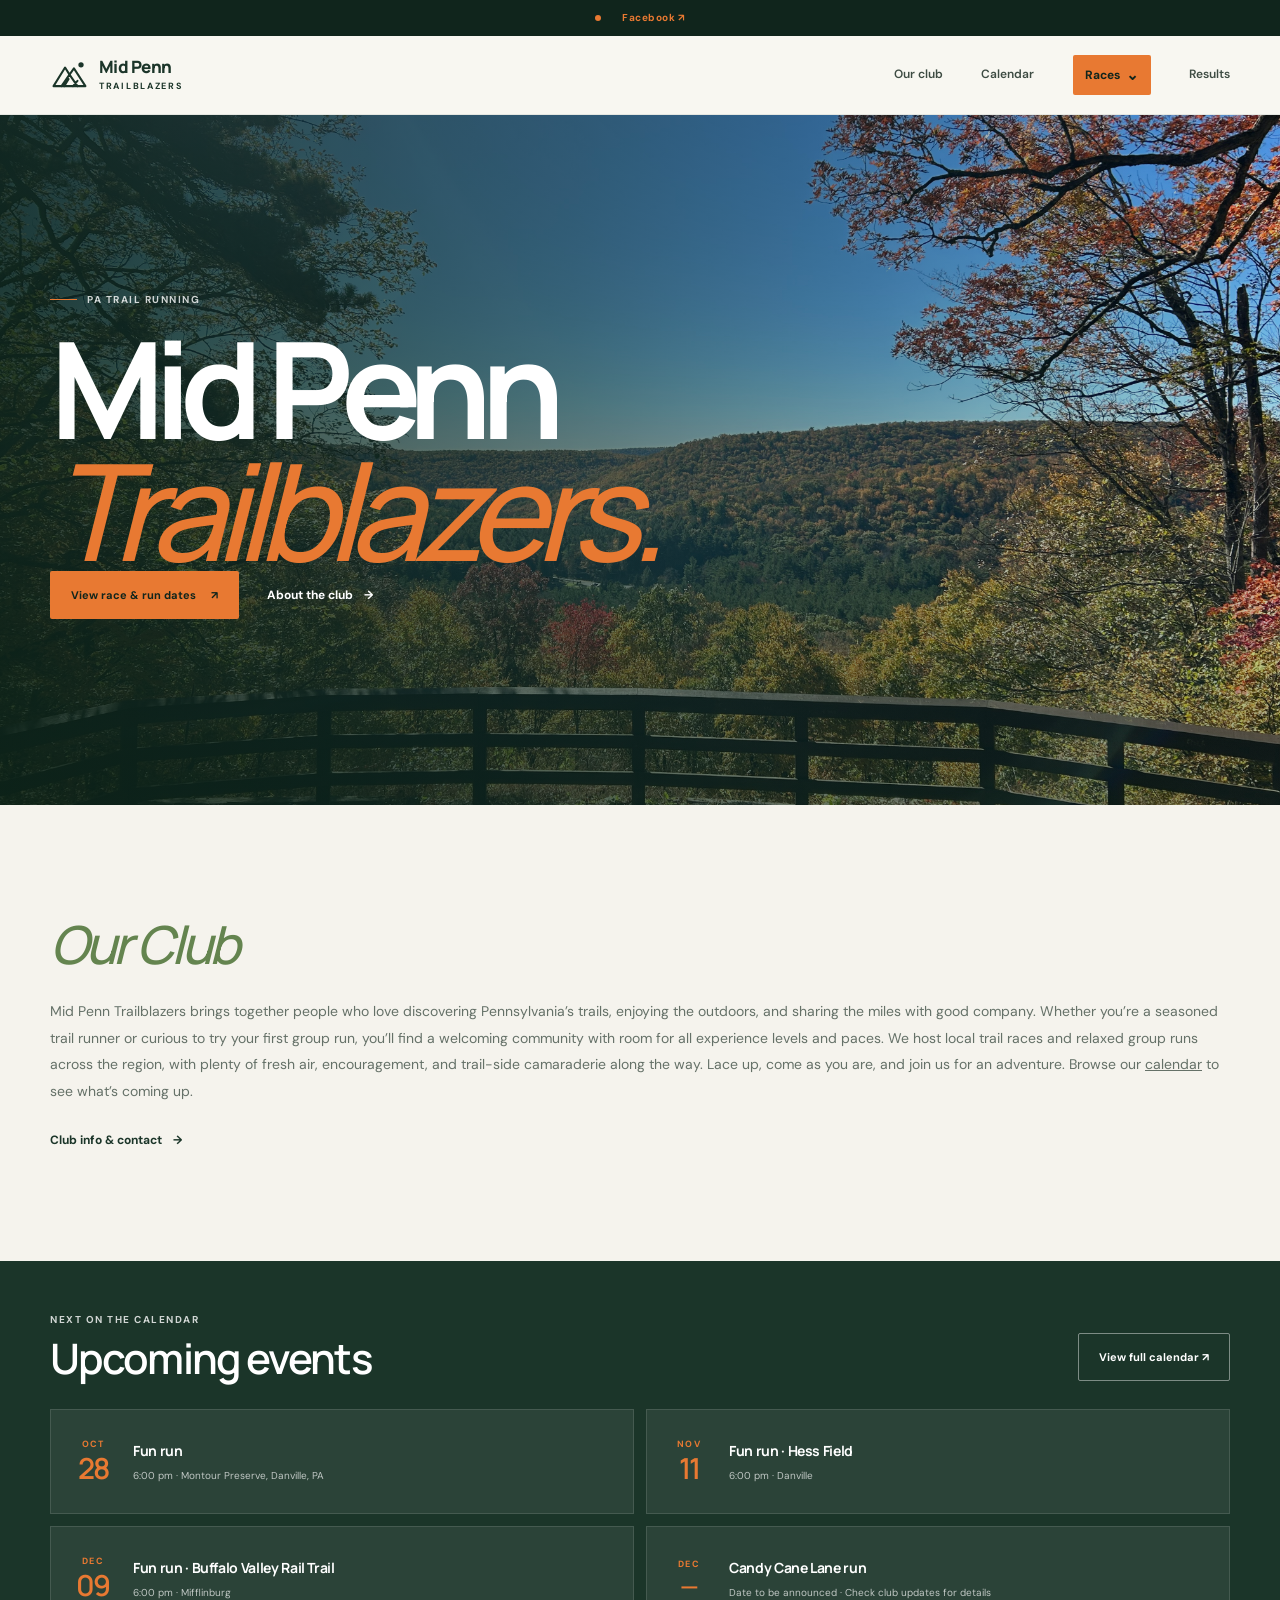
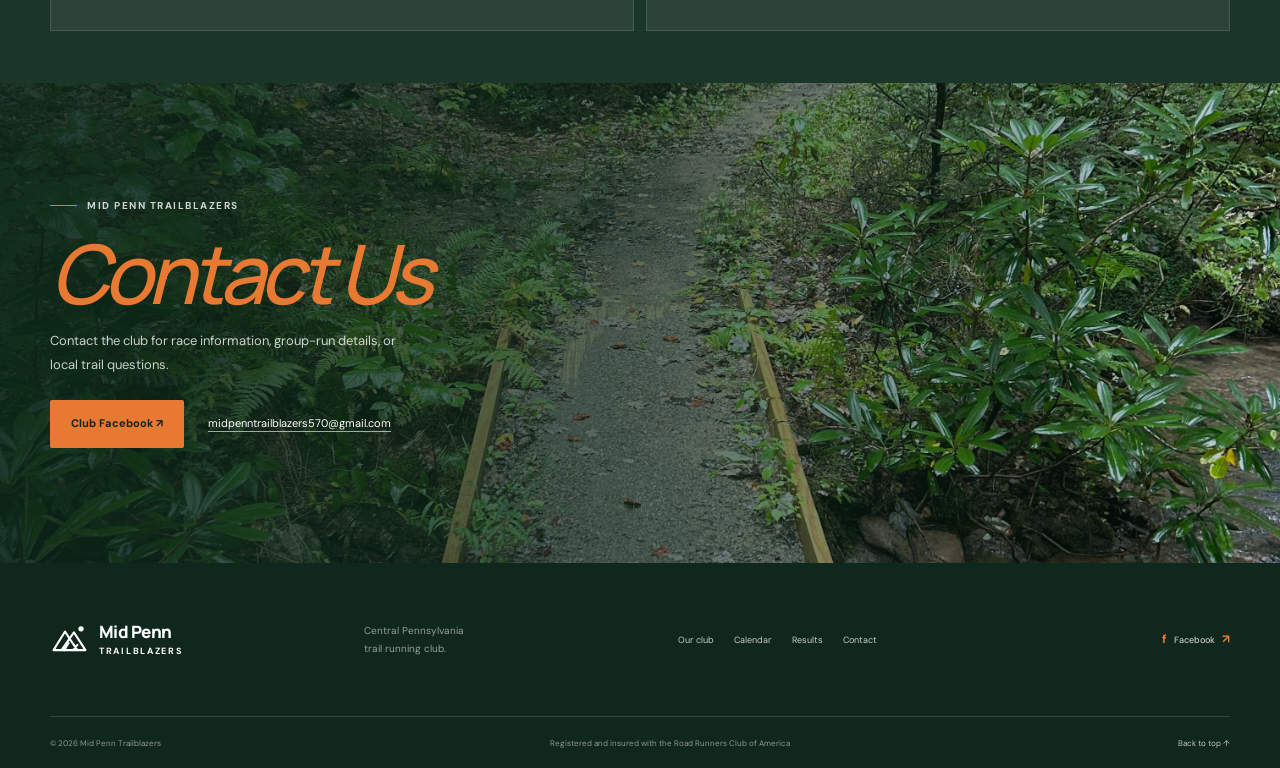
<file: index.html>
<!doctype html>
<html lang="en">
  <head>
    <meta charset="utf-8" />
    <meta name="viewport" content="width=device-width, initial-scale=1" />
    <meta name="theme-color" content="#183a2b" />
    <meta
      name="description"
      content="Mid Penn Trailblazers is a Pennsylvania trail running club for all paces and experience levels. Find local races, fun runs, and results."
    />
    <title>Mid Penn Trailblazers — PA Trail Running</title>
    <link rel="preconnect" href="https://fonts.googleapis.com" />
    <link rel="preconnect" href="https://fonts.gstatic.com" crossorigin />
    <link
      href="https://fonts.googleapis.com/css2?family=DM+Sans:wght@400;500;600;700&family=Manrope:wght@400;500;600;700;800&display=swap"
      rel="stylesheet"
    />
    <link rel="stylesheet" href="styles.css" />
    <script src="script.js" defer></script>
  </head>
  <body class="home-page">
    <a class="skip-link" href="#main">Skip to content</a>
    <div class="announcement">
      <i aria-hidden="true"></i
      ><a
        href="https://www.facebook.com/groups/MidPennTrailblazers/"
        target="_blank"
        rel="noreferrer"
        >Facebook ↗</a
      >
    </div>
    <header class="site-header">
      <div class="wrap header-inner">
        <a class="brand" href="#top" aria-label="Mid Penn Trailblazers home"
          ><span class="brand-mark" aria-hidden="true"
            ><svg viewBox="0 0 44 44" fill="none">
              <path
                d="M4 34 17 13l5 8 5-7 13 20H4Z"
                stroke="currentColor"
                stroke-width="2.3"
                stroke-linejoin="round"
              />
              <path
                d="m13 34 9-13 9 13M21 26l-5 8m15-6-5 6"
                stroke="currentColor"
                stroke-width="2.3"
                stroke-linecap="round"
              />
              <circle cx="35" cy="10" r="3" fill="currentColor" /></svg></span
          ><span class="brand-words"
            ><strong>Mid Penn</strong><small>Trailblazers</small></span
          ></a
        >
        <button
          class="menu-toggle"
          aria-expanded="false"
          aria-controls="primary-nav"
          aria-label="Open navigation"
        >
          <span></span><span></span><span></span>
        </button>
        <nav class="site-nav" id="primary-nav" aria-label="Main navigation">
          <a href="#about">Our club</a><a href="calendar.html">Calendar</a>
          <div class="nav-dropdown">
            <button
              class="races-toggle"
              type="button"
              aria-expanded="false"
              aria-controls="race-submenu"
            >
              Races <span aria-hidden="true">⌄</span>
            </button>
            <div class="dropdown-menu" id="race-submenu">
              <a href="races/loops-of-hope.html">Loops of Hope</a
              ><a href="races/snow-fest.html">Snow Fest</a
              ><a href="races/night-flight.html">Night Flight</a
              ><a href="races/smiths-knob-scramble.html"
                >Smith’s Knob Scramble</a
              ><a href="races/dandelion-run.html">Dandelion Run</a
              ><a href="races/dam-half.html">Dam Half</a>
            </div>
          </div>
          <a href="results.html">Results</a>
        </nav>
      </div>
    </header>
    <main id="main">
      <section class="hero" id="top" aria-labelledby="hero-title">
        <div class="hero-image" aria-hidden="true"></div>
        <div class="hero-shade" aria-hidden="true"></div>
        <div class="wrap hero-content">
          <p class="eyebrow light"><i></i>PA trail running</p>
          <h1 id="hero-title">Mid Penn<br /><em>Trailblazers.</em></h1>
          <div class="hero-actions">
            <a class="button lime-button" href="calendar.html"
              >View race &amp; run dates <span>↗</span></a
            ><a class="text-link light-link" href="#about"
              >About the club <span>→</span></a
            >
          </div>
        </div>
      </section>

      <section class="intro section-pad" id="about">
        <div class="wrap intro-grid">
          <div class="intro-copy">
            <h2><em>Our Club</em></h2>
            <p>
              Mid Penn Trailblazers brings together people who love discovering
              Pennsylvania’s trails, enjoying the outdoors, and sharing the
              miles with good company. Whether you’re a seasoned trail runner or
              curious to try your first group run, you’ll find a welcoming
              community with room for all experience levels and paces. We host
              local trail races and relaxed group runs across the region, with
              plenty of fresh air, encouragement, and trail-side camaraderie
              along the way. Lace up, come as you are, and join us for an
              adventure. Browse our <a href="calendar.html">calendar</a> to see
              what’s coming up.
            </p>
            <a class="text-link" href="#contact"
              >Club info &amp; contact <span>→</span></a
            >
          </div>
        </div>
      </section>

      <section class="next-run" aria-labelledby="next-run-title">
        <div class="wrap next-run-inner">
          <div class="next-run-heading">
            <div>
              <p class="eyebrow light">Next on the calendar</p>
              <h2 id="next-run-title">Upcoming events</h2>
            </div>
            <a class="button outline-button" href="calendar.html"
              >View full calendar ↗</a
            >
          </div>
          <div class="upcoming-events">
            <article class="upcoming-event">
              <time datetime="2026-10-28"
                ><span>OCT</span><strong>28</strong></time
              >
              <div>
                <h3>Fun run</h3>
                <p>
                  6:00 pm · Montour Preserve, Danville, PA
                </p>
              </div>
            </article>
            <article class="upcoming-event">
              <time datetime="2026-11-11"
                ><span>NOV</span><strong>11</strong></time
              >
              <div>
                <h3>Fun run · Hess Field</h3>
                <p>6:00 pm · Danville</p>
              </div>
            </article>
            <article class="upcoming-event">
              <time datetime="2026-12-09"
                ><span>DEC</span><strong>09</strong></time
              >
              <div>
                <h3>Fun run · Buffalo Valley Rail Trail</h3>
                <p>6:00 pm · Mifflinburg</p>
              </div>
            </article>
            <article class="upcoming-event upcoming-event--tba">
              <time><span>DEC</span><strong>—</strong></time>
              <div>
                <h3>Candy Cane Lane run</h3>
                <p>Date to be announced · Check club updates for details</p>
              </div>
            </article>
          </div>
        </div>
      </section>

      <section class="contact" id="contact">
        <div class="contact-image" aria-hidden="true"></div>
        <div class="contact-shade" aria-hidden="true"></div>
        <div class="wrap contact-content">
          <p class="eyebrow light"><i></i>Mid Penn Trailblazers</p>
          <h2><em>Contact Us</em></h2>
          <p>
            Contact the club for race information, group-run details, or local
            trail questions.
          </p>
          <div class="contact-actions">
            <a
              class="button lime-button"
              href="https://www.facebook.com/groups/MidPennTrailblazers/"
              target="_blank"
              rel="noreferrer"
              >Club Facebook ↗</a
            ><a href="mailto:midpenntrailblazers570@gmail.com"
              >midpenntrailblazers570@gmail.com</a
            >
          </div>
        </div>
      </section>
    </main>
    <footer class="site-footer">
      <div class="wrap footer-main">
        <a
          class="brand footer-brand"
          href="#top"
          aria-label="Mid Penn Trailblazers, back to top"
          ><span class="brand-mark" aria-hidden="true"
            ><svg viewBox="0 0 44 44" fill="none">
              <path
                d="M4 34 17 13l5 8 5-7 13 20H4Z"
                stroke="currentColor"
                stroke-width="2.3"
                stroke-linejoin="round"
              />
              <path
                d="m13 34 9-13 9 13M21 26l-5 8m15-6-5 6"
                stroke="currentColor"
                stroke-width="2.3"
                stroke-linecap="round"
              />
              <circle cx="35" cy="10" r="3" fill="currentColor" /></svg></span
          ><span class="brand-words"
            ><strong>Mid Penn</strong><small>Trailblazers</small></span
          ></a
        >
        <p>Central Pennsylvania<br />trail running club.</p>
        <nav class="footer-nav" aria-label="Footer navigation">
          <a href="#about">Our club</a><a href="calendar.html">Calendar</a
          ><a href="results.html">Results</a><a href="#contact">Contact</a>
        </nav>
        <a
          class="footer-social"
          href="https://www.facebook.com/groups/MidPennTrailblazers/"
          target="_blank"
          rel="noreferrer"
          >f <span>Facebook</span> ↗</a
        >
      </div>
      <div class="wrap footer-bottom">
        <span>© <span id="year">2026</span> Mid Penn Trailblazers</span
        ><span
          >Registered and insured with the Road Runners Club of America</span
        ><a href="#top">Back to top ↑</a>
      </div>
    </footer>
  </body>
</html>
</file>
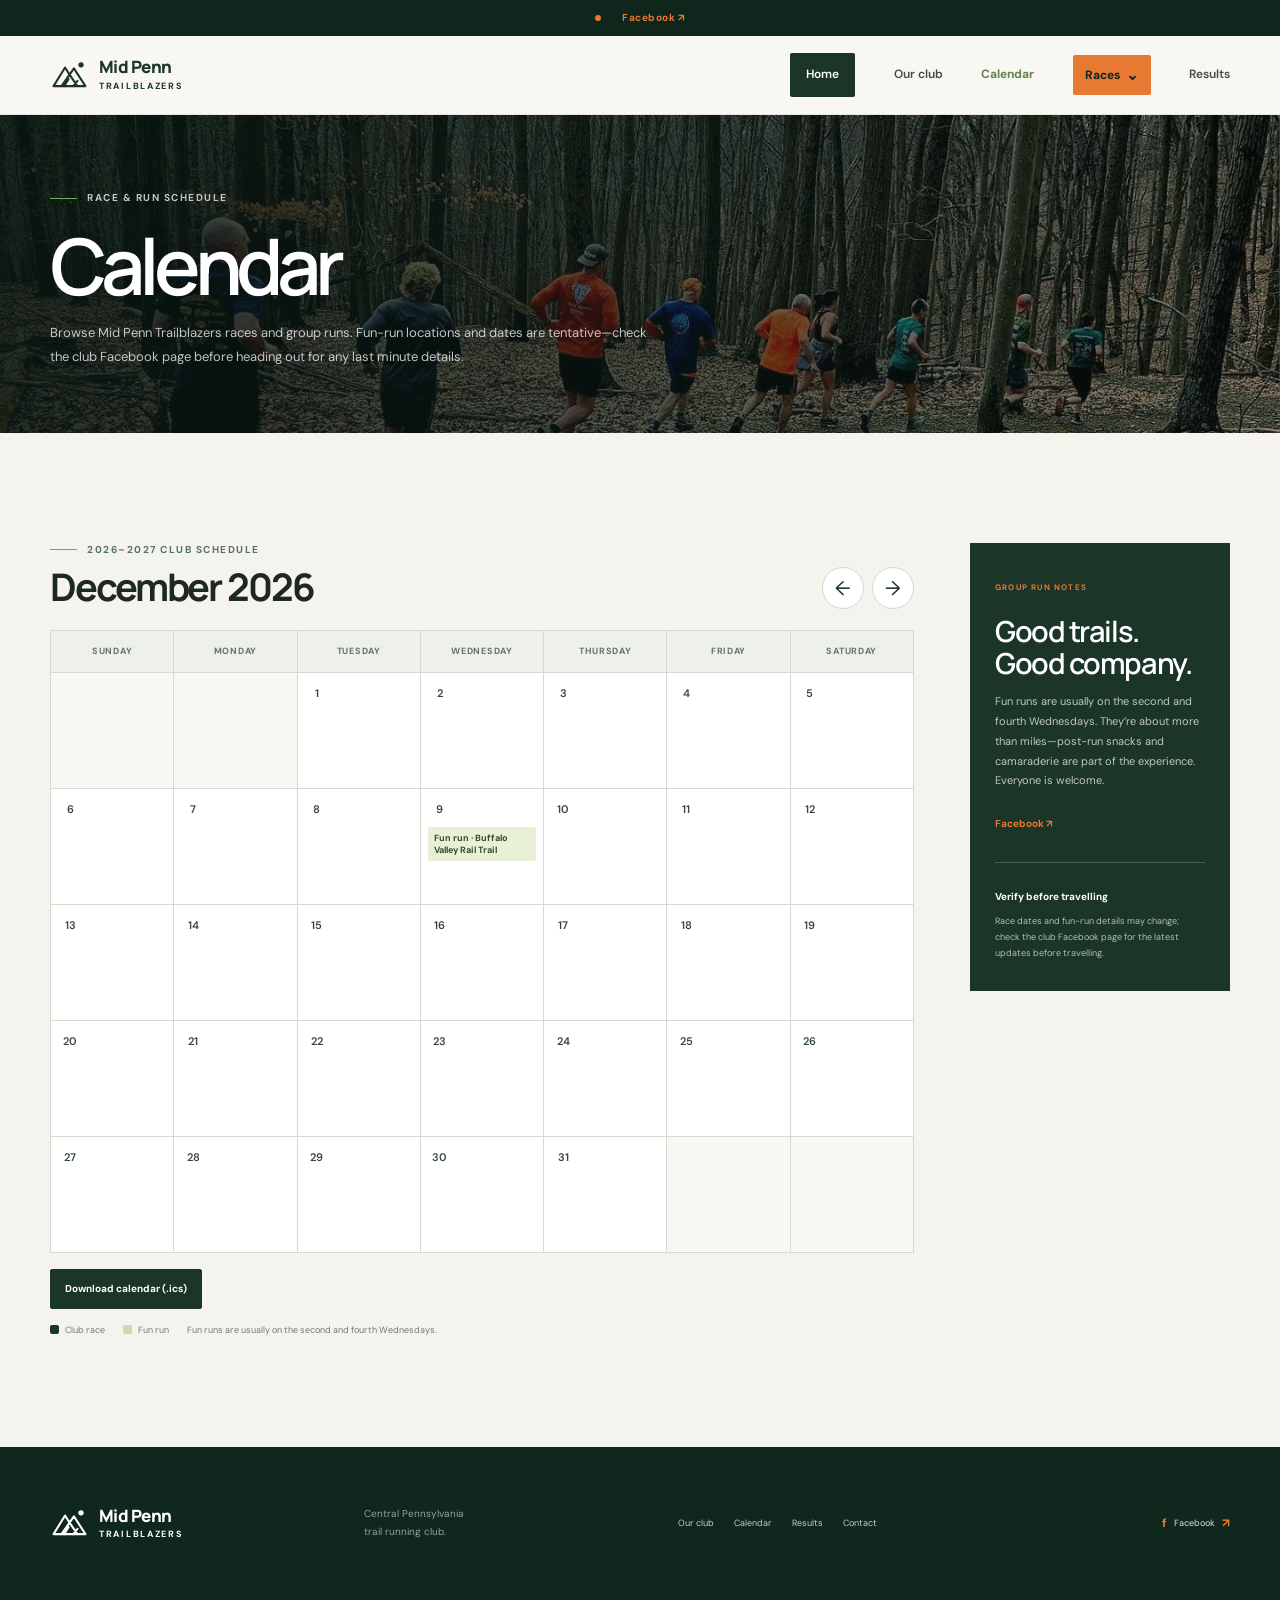
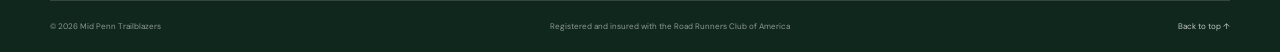
<file: calendar.html>
<!doctype html>
<html lang="en">
  <head>
    <meta charset="utf-8" />
    <meta name="viewport" content="width=device-width, initial-scale=1" />
    <meta name="theme-color" content="#183a2b" />
    <meta
      name="description"
      content="Browse Mid Penn Trailblazers 2026 and 2027 trail race and fun run dates in a month-by-month calendar."
    />
    <title>Calendar — Mid Penn Trailblazers</title>
    <link rel="preconnect" href="https://fonts.googleapis.com" />
    <link rel="preconnect" href="https://fonts.gstatic.com" crossorigin />
    <link
      href="https://fonts.googleapis.com/css2?family=DM+Sans:wght@400;500;600;700&family=Manrope:wght@400;500;600;700;800&display=swap"
      rel="stylesheet"
    />
    <link rel="stylesheet" href="styles.css" />
    <script src="script.js" defer></script>
    <script src="calendar.js" defer></script>
  </head>
  <body class="calendar-page">
    <a class="skip-link" href="#main">Skip to content</a>
    <div class="announcement">
      <i aria-hidden="true"></i
      ><a
        href="https://www.facebook.com/groups/MidPennTrailblazers/"
        target="_blank"
        rel="noreferrer"
        >Facebook ↗</a
      >
    </div>
    <header class="site-header">
      <div class="wrap header-inner">
        <a
          class="brand"
          href="index.html#top"
          aria-label="Mid Penn Trailblazers home"
          ><span class="brand-mark" aria-hidden="true"
            ><svg viewBox="0 0 44 44" fill="none">
              <path
                d="M4 34 17 13l5 8 5-7 13 20H4Z"
                stroke="currentColor"
                stroke-width="2.3"
                stroke-linejoin="round"
              />
              <path
                d="m13 34 9-13 9 13M21 26l-5 8m15-6-5 6"
                stroke="currentColor"
                stroke-width="2.3"
                stroke-linecap="round"
              />
              <circle cx="35" cy="10" r="3" fill="currentColor" /></svg></span
          ><span class="brand-words"
            ><strong>Mid Penn</strong><small>Trailblazers</small></span
          ></a
        >
        <button
          class="menu-toggle"
          aria-expanded="false"
          aria-controls="primary-nav"
          aria-label="Open navigation"
        >
          <span></span><span></span><span></span>
        </button>
        <nav class="site-nav" id="primary-nav" aria-label="Main navigation">
          <a class="nav-cta" href="index.html">Home</a
          ><a href="index.html#about">Our club</a
          ><a href="calendar.html" aria-current="page">Calendar</a>
          <div class="nav-dropdown">
            <button
              class="races-toggle"
              type="button"
              aria-expanded="false"
              aria-controls="race-submenu"
            >
              Races <span aria-hidden="true">⌄</span>
            </button>
            <div class="dropdown-menu" id="race-submenu">
              <a href="races/loops-of-hope.html">Loops of Hope</a
              ><a href="races/snow-fest.html">Snow Fest</a
              ><a href="races/night-flight.html">Night Flight</a
              ><a href="races/smiths-knob-scramble.html"
                >Smith’s Knob Scramble</a
              ><a href="races/dandelion-run.html">Dandelion Run</a
              ><a href="races/dam-half.html">Dam Half</a>
            </div>
          </div>
          <a href="results.html">Results</a>
        </nav>
      </div>
    </header>
    <main id="main">
      <section class="calendar-hero">
        <div class="wrap">
          <p class="eyebrow"><i></i>race &amp; run schedule</p>
          <h1>Calendar</h1>
          <p>
            Browse Mid Penn Trailblazers races and group runs. Fun-run locations
            and dates are tentative—check the club Facebook page before heading
            out for any last minute details.
          </p>
        </div>
      </section>
      <section
        class="calendar-section section-pad"
        aria-labelledby="calendar-title"
      >
        <div class="wrap calendar-layout">
          <div class="calendar-main">
            <div class="calendar-toolbar">
              <div>
                <p class="eyebrow"><i></i>2026–2027 club schedule</p>
                <h2 id="calendar-title" aria-live="polite">October 2026</h2>
              </div>
              <div class="calendar-controls">
                <button
                  id="previous-month"
                  type="button"
                  aria-label="Previous month"
                >
                  ←</button
                ><button id="next-month" type="button" aria-label="Next month">
                  →
                </button>
              </div>
            </div>
            <div
              class="calendar-grid"
              id="calendar-grid"
              role="grid"
              aria-labelledby="calendar-title"
            ></div>
            <div class="calendar-links">
              <a
                class="calendar-link"
                href="calendar.ics"
                download="mid-penn-trailblazers.ics"
                type="text/calendar"
                >Download calendar (.ics)</a
              >
            </div>
            <div class="calendar-legend">
              <span><i class="legend-race"></i>Club race</span
              ><span><i class="legend-fun"></i>Fun run</span
              ><span
                >Fun runs are usually on the second and fourth Wednesdays.</span
              >
            </div>
          </div>
          <aside class="calendar-aside">
            <span class="aside-kicker">GROUP RUN NOTES</span>
            <h3>Good trails.<br />Good company.</h3>
            <p>
              Fun runs are usually on the second and fourth Wednesdays. They’re
              about more than miles—post-run snacks and camaraderie are part of
              the experience. Everyone is welcome.
            </p>
            <a
              href="https://www.facebook.com/groups/MidPennTrailblazers/"
              target="_blank"
              rel="noreferrer"
              >Facebook ↗</a
            >
            <div class="calendar-note">
              <strong>Verify before travelling</strong>
              <p>
                Race dates and fun-run details may change; check the club
                Facebook page for the latest updates before travelling.
              </p>
            </div>
          </aside>
        </div>
      </section>
    </main>
    <footer class="site-footer">
      <div class="wrap footer-main">
        <a
          class="brand footer-brand"
          href="index.html#top"
          aria-label="Mid Penn Trailblazers, back to top"
          ><span class="brand-mark" aria-hidden="true"
            ><svg viewBox="0 0 44 44" fill="none">
              <path
                d="M4 34 17 13l5 8 5-7 13 20H4Z"
                stroke="currentColor"
                stroke-width="2.3"
                stroke-linejoin="round"
              />
              <path
                d="m13 34 9-13 9 13M21 26l-5 8m15-6-5 6"
                stroke="currentColor"
                stroke-width="2.3"
                stroke-linecap="round"
              />
              <circle cx="35" cy="10" r="3" fill="currentColor" /></svg></span
          ><span class="brand-words"
            ><strong>Mid Penn</strong><small>Trailblazers</small></span
          ></a
        >
        <p>Central Pennsylvania<br />trail running club.</p>
        <nav class="footer-nav" aria-label="Footer navigation">
          <a href="index.html#about">Our club</a
          ><a href="calendar.html">Calendar</a><a href="results.html">Results</a
          ><a href="index.html#contact">Contact</a>
        </nav>
        <a
          class="footer-social"
          href="https://www.facebook.com/groups/MidPennTrailblazers/"
          target="_blank"
          rel="noreferrer"
          >f <span>Facebook</span> ↗</a
        >
      </div>
      <div class="wrap footer-bottom">
        <span>© <span id="year">2026</span> Mid Penn Trailblazers</span
        ><span
          >Registered and insured with the Road Runners Club of America</span
        ><a href="#main">Back to top ↑</a>
      </div>
    </footer>
  </body>
</html>
</file>
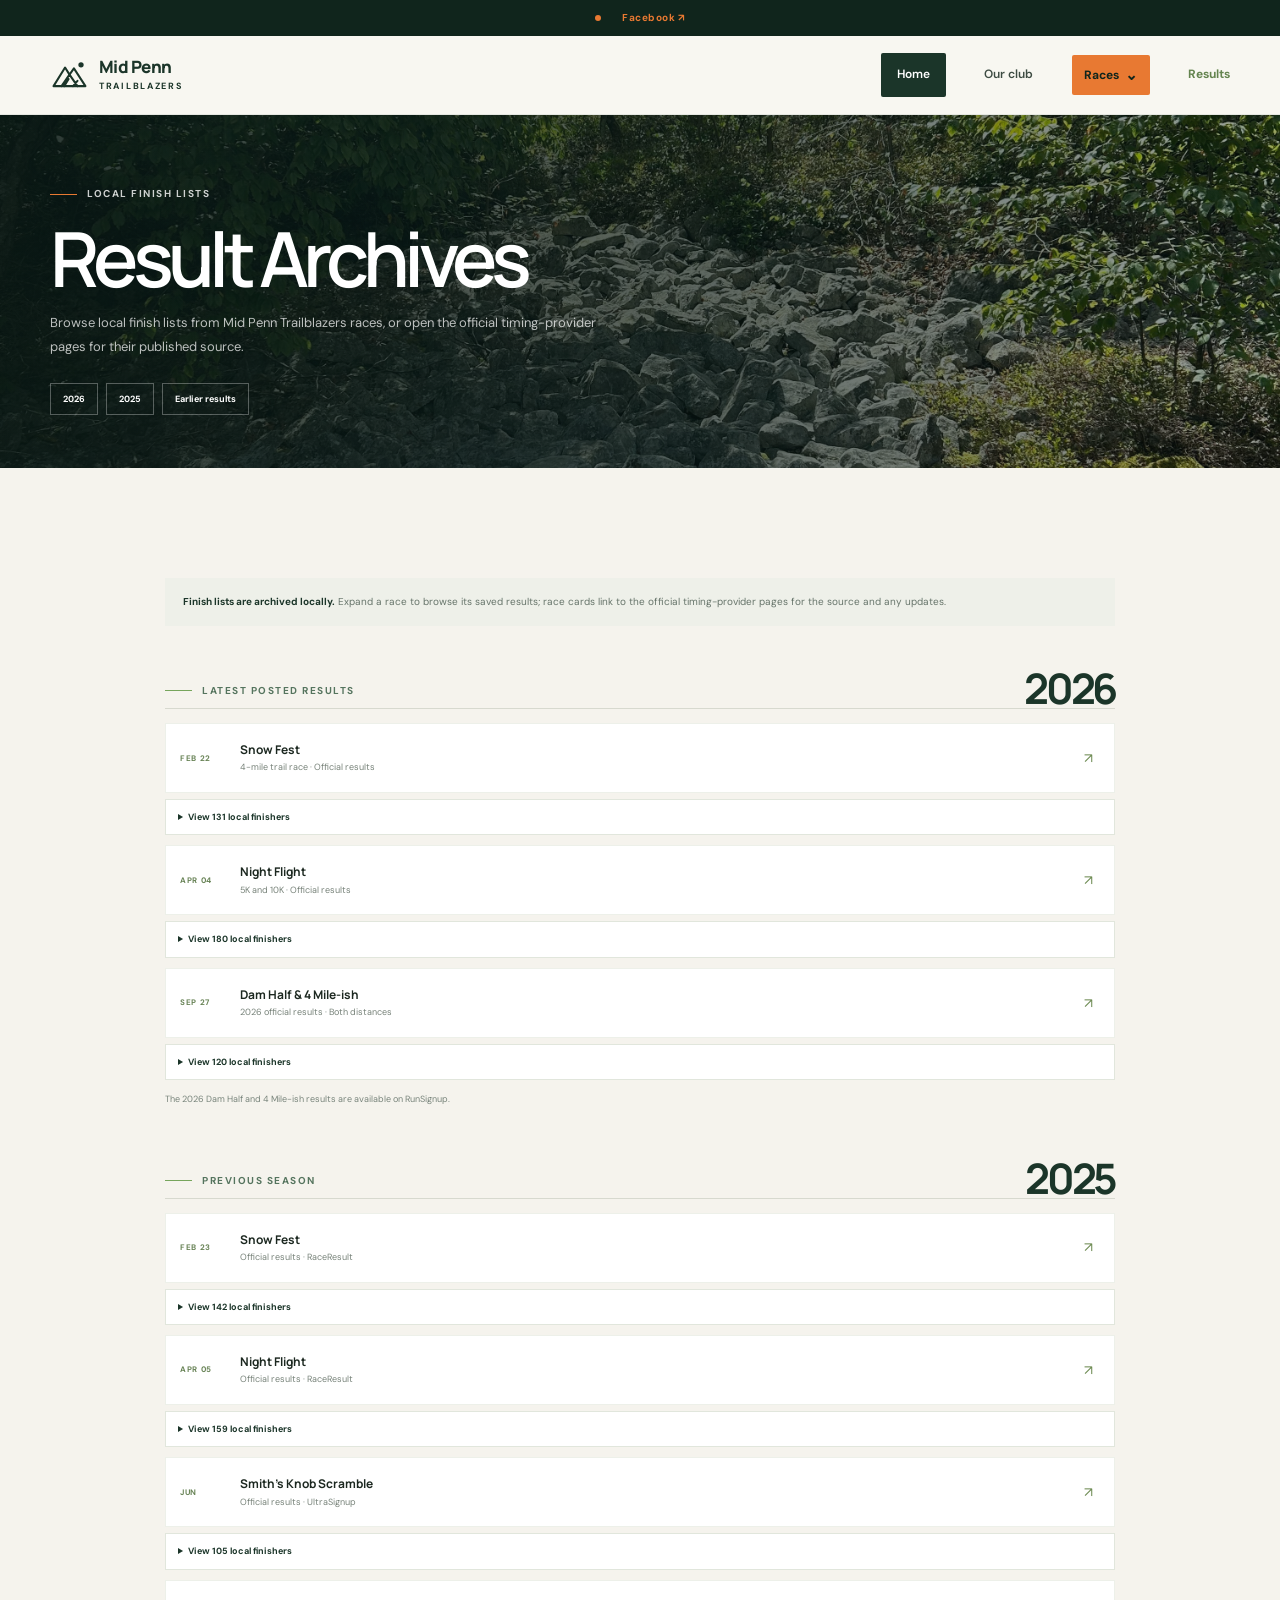
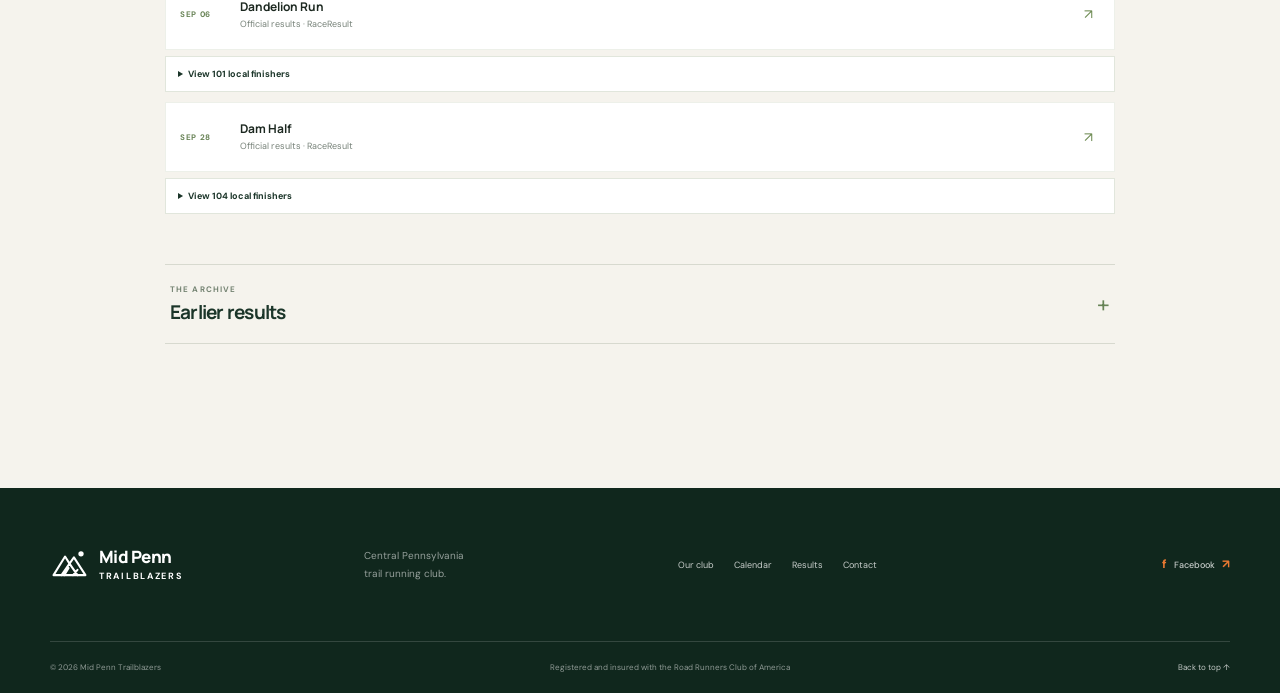
<file: results.html>
<!doctype html>
<html lang="en">
  <head>
    <meta charset="utf-8" />
    <meta name="viewport" content="width=device-width, initial-scale=1" />
    <meta name="theme-color" content="#183a2b" />
    <meta
      name="description"
      content="Browse Mid Penn Trailblazers race results by year, with links to official race timing archives."
    />
    <title>Results — Mid Penn Trailblazers</title>
    <link rel="preconnect" href="https://fonts.googleapis.com" />
    <link rel="preconnect" href="https://fonts.gstatic.com" crossorigin />
    <link
      href="https://fonts.googleapis.com/css2?family=DM+Sans:wght@400;500;600;700&family=Manrope:wght@400;500;600;700;800&display=swap"
      rel="stylesheet"
    />
    <link rel="stylesheet" href="styles.css" />
    <script src="script.js" defer></script>
    <script src="results-data.js" defer></script>
    <script src="results.js" defer></script>
  </head>
  <body class="results-page">
    <a class="skip-link" href="#main">Skip to content</a>
    <div class="announcement">
      <i aria-hidden="true"></i
      ><a
        href="https://www.facebook.com/groups/MidPennTrailblazers/"
        target="_blank"
        rel="noreferrer"
        >Facebook ↗</a
      >
    </div>
    <header class="site-header">
      <div class="wrap header-inner">
        <a
          class="brand"
          href="index.html#top"
          aria-label="Mid Penn Trailblazers home"
          ><span class="brand-mark" aria-hidden="true"
            ><svg viewBox="0 0 44 44" fill="none">
              <path
                d="M4 34 17 13l5 8 5-7 13 20H4Z"
                stroke="currentColor"
                stroke-width="2.3"
                stroke-linejoin="round"
              />
              <path
                d="m13 34 9-13 9 13M21 26l-5 8m15-6-5 6"
                stroke="currentColor"
                stroke-width="2.3"
                stroke-linecap="round"
              />
              <circle cx="35" cy="10" r="3" fill="currentColor" /></svg></span
          ><span class="brand-words"
            ><strong>Mid Penn</strong><small>Trailblazers</small></span
          ></a
        >
        <button
          class="menu-toggle"
          aria-expanded="false"
          aria-controls="primary-nav"
          aria-label="Open navigation"
        >
          <span></span><span></span><span></span>
        </button>
        <nav class="site-nav" id="primary-nav" aria-label="Main navigation">
          <a class="nav-cta" href="index.html">Home</a
          ><a href="index.html#about">Our club</a>
          <div class="nav-dropdown">
            <button
              class="races-toggle"
              type="button"
              aria-expanded="false"
              aria-controls="race-submenu"
            >
              Races <span aria-hidden="true">⌄</span>
            </button>
            <div class="dropdown-menu" id="race-submenu">
              <a href="races/loops-of-hope.html">Loops of Hope</a
              ><a href="races/snow-fest.html">Snow Fest</a
              ><a href="races/night-flight.html">Night Flight</a
              ><a href="races/smiths-knob-scramble.html"
                >Smith’s Knob Scramble</a
              ><a href="races/dandelion-run.html">Dandelion Run</a
              ><a href="races/dam-half.html">Dam Half</a>
            </div>
          </div>
          <a href="results.html" aria-current="page">Results</a>
        </nav>
      </div>
    </header>
    <main id="main">
      <section class="results-archive-hero">
        <div class="wrap">
          <p class="eyebrow light"><i></i>Local finish lists</p>
          <h1>Result Archives</h1>
          <p>
            Browse local finish lists from Mid Penn Trailblazers races, or open
            the official timing-provider pages for their published source.
          </p>
          <nav class="year-jumps" aria-label="Jump to results year">
            <a href="#year-2026">2026</a><a href="#year-2025">2025</a
            ><a href="#older-results">Earlier results</a>
          </nav>
        </div>
      </section>
      <section class="results-archive section-pad">
        <div class="wrap results-archive-wrap">
          <p class="archive-note">
            <strong>Finish lists are archived locally.</strong> Expand a race
            to browse its saved results; race cards link to the official
            timing-provider pages for the source and any updates.
          </p>
          <section
            class="result-year"
            id="year-2026"
            aria-labelledby="heading-2026"
          >
            <div class="result-year-heading">
              <p class="eyebrow"><i></i>Latest posted results</p>
              <h2 id="heading-2026">2026</h2>
            </div>
            <div class="year-results">
              <a
                class="year-result"
                href="https://runsignup.com/Race/Results/Simple/54721#resultSetId-629282;perpage:100"
                target="_blank"
                rel="noreferrer"
                ><span class="year-result-date">FEB 22</span
                ><span class="year-result-info"
                  ><strong>Snow Fest</strong
                  ><small>4-mile trail race · Official results</small></span
                ><b aria-hidden="true">↗</b></a
              >
              <a
                class="year-result"
                href="https://runsignup.com/Race/Results/Overview/46440"
                target="_blank"
                rel="noreferrer"
                ><span class="year-result-date">APR 04</span
                ><span class="year-result-info"
                  ><strong>Night Flight</strong
                  ><small>5K and 10K · Official results</small></span
                ><b aria-hidden="true">↗</b></a
              >
              <a
                class="year-result"
                href="https://runsignup.com/Race/Results/Overview/30945"
                target="_blank"
                rel="noreferrer"
                ><span class="year-result-date">SEP 27</span
                ><span class="year-result-info"
                  ><strong>Dam Half &amp; 4 Mile-ish</strong
                  ><small>2026 official results · Both distances</small></span
                ><b aria-hidden="true">↗</b></a
              >
            </div>
            <p class="year-footnote">
              The 2026 Dam Half and 4 Mile-ish results are available on
              RunSignup.
            </p>
          </section>
          <section
            class="result-year"
            id="year-2025"
            aria-labelledby="heading-2025"
          >
            <div class="result-year-heading">
              <p class="eyebrow"><i></i>Previous season</p>
              <h2 id="heading-2025">2025</h2>
            </div>
            <div class="year-results">
              <a
                class="year-result"
                href="https://my.raceresult.com/322246/"
                target="_blank"
                rel="noreferrer"
                ><span class="year-result-date">FEB 23</span
                ><span class="year-result-info"
                  ><strong>Snow Fest</strong
                  ><small>Official results · RaceResult</small></span
                ><b aria-hidden="true">↗</b></a
              >
              <a
                class="year-result"
                href="https://my.raceresult.com/333685/"
                target="_blank"
                rel="noreferrer"
                ><span class="year-result-date">APR 05</span
                ><span class="year-result-info"
                  ><strong>Night Flight</strong
                  ><small>Official results · RaceResult</small></span
                ><b aria-hidden="true">↗</b></a
              >
              <a
                class="year-result"
                href="https://ultrasignup.com/results_event.aspx?did=125575"
                target="_blank"
                rel="noreferrer"
                ><span class="year-result-date">JUN</span
                ><span class="year-result-info"
                  ><strong>Smith’s Knob Scramble</strong
                  ><small>Official results · UltraSignup</small></span
                ><b aria-hidden="true">↗</b></a
              >
              <a
                class="year-result"
                href="https://my.raceresult.com/357721/"
                target="_blank"
                rel="noreferrer"
                ><span class="year-result-date">SEP 06</span
                ><span class="year-result-info"
                  ><strong>Dandelion Run</strong
                  ><small>Official results · RaceResult</small></span
                ><b aria-hidden="true">↗</b></a
              >
              <a
                class="year-result"
                href="https://my.raceresult.com/360322/"
                target="_blank"
                rel="noreferrer"
                ><span class="year-result-date">SEP 28</span
                ><span class="year-result-info"
                  ><strong>Dam Half</strong
                  ><small>Official results · RaceResult</small></span
                ><b aria-hidden="true">↗</b></a
              >
            </div>
          </section>
          <details class="older-results" id="older-results">
            <summary>
              <span
                ><small>THE ARCHIVE</small
                ><strong>Earlier results</strong></span
              ><span class="older-results-toggle" aria-hidden="true">+</span>
            </summary>
            <div class="older-years">
              <section class="result-year result-year--compact" id="year-2024">
                <h2>2024</h2>
                <div class="year-results">
                  <a
                    class="year-result"
                    href="https://my.raceresult.com/278711/"
                    target="_blank"
                    rel="noreferrer"
                    ><span class="year-result-date">FEB</span
                    ><span class="year-result-info"
                      ><strong>Snow Fest</strong
                      ><small>Official results · RaceResult</small></span
                    ><b aria-hidden="true">↗</b></a
                  >
                  <a
                    class="year-result"
                    href="https://my.raceresult.com/283928/"
                    target="_blank"
                    rel="noreferrer"
                    ><span class="year-result-date">APR</span
                    ><span class="year-result-info"
                      ><strong>Night Flight</strong
                      ><small>Official results · RaceResult</small></span
                    ><b aria-hidden="true">↗</b></a
                  >
                  <a
                    class="year-result"
                    href="https://my.raceresult.com/293955/results"
                    target="_blank"
                    rel="noreferrer"
                    ><span class="year-result-date">JUN</span
                    ><span class="year-result-info"
                      ><strong>Smith’s Knob Scramble</strong
                      ><small>Official results · RaceResult</small></span
                    ><b aria-hidden="true">↗</b></a
                  >
                </div>
              </section>
              <section class="result-year result-year--compact" id="year-2023">
                <h2>2023</h2>
                <div class="year-results">
                  <a
                    class="year-result"
                    href="https://falconracetiming.com/event/snowfest-mifflinburg-pa-5/"
                    target="_blank"
                    rel="noreferrer"
                    ><span class="year-result-date">FEB</span
                    ><span class="year-result-info"
                      ><strong>Snow Fest</strong
                      ><small
                        >Official results · Falcon Race Timing</small
                      ></span
                    ><b aria-hidden="true">↗</b></a
                  >
                  <a
                    class="year-result"
                    href="https://falconracetiming.com/event/night-flight-trail-run-mifflinburg-pa-5/"
                    target="_blank"
                    rel="noreferrer"
                    ><span class="year-result-date">APR</span
                    ><span class="year-result-info"
                      ><strong>Night Flight</strong
                      ><small
                        >Official results · Falcon Race Timing</small
                      ></span
                    ><b aria-hidden="true">↗</b></a
                  >
                </div>
              </section>
              <section class="result-year result-year--compact" id="year-2022">
                <h2>2022</h2>
                <div class="year-results">
                  <a
                    class="year-result"
                    href="https://falconracetiming.com/event/snowfest-mifflinburg-pa-4/"
                    target="_blank"
                    rel="noreferrer"
                    ><span class="year-result-date">FEB</span
                    ><span class="year-result-info"
                      ><strong>Snow Fest</strong
                      ><small
                        >Official results · Falcon Race Timing</small
                      ></span
                    ><b aria-hidden="true">↗</b></a
                  >
                  <a
                    class="year-result"
                    href="https://falconracetiming.com/event/night-flight-trail-run-mifflinburg-pa-4/"
                    target="_blank"
                    rel="noreferrer"
                    ><span class="year-result-date">APR</span
                    ><span class="year-result-info"
                      ><strong>Night Flight</strong
                      ><small
                        >Official results · Falcon Race Timing</small
                      ></span
                    ><b aria-hidden="true">↗</b></a
                  >
                </div>
              </section>
              <section class="result-year result-year--compact" id="year-2021">
                <h2>2021</h2>
                <div class="year-results">
                  <a
                    class="year-result"
                    href="https://falconracetiming.com/event/snowfest-mifflinburg-pa-3/"
                    target="_blank"
                    rel="noreferrer"
                    ><span class="year-result-date">FEB</span
                    ><span class="year-result-info"
                      ><strong>Snow Fest</strong
                      ><small
                        >Official results · Falcon Race Timing</small
                      ></span
                    ><b aria-hidden="true">↗</b></a
                  >
                  <a
                    class="year-result"
                    href="https://falconracetiming.com/event/night-flight-trail-run-mifflinburg-pa-3/"
                    target="_blank"
                    rel="noreferrer"
                    ><span class="year-result-date">APR</span
                    ><span class="year-result-info"
                      ><strong>Night Flight</strong
                      ><small
                        >Official results · Falcon Race Timing</small
                      ></span
                    ><b aria-hidden="true">↗</b></a
                  >
                </div>
              </section>
              <section class="result-year result-year--compact" id="year-2020">
                <h2>2020</h2>
                <div class="year-results">
                  <a
                    class="year-result"
                    href="https://falconracetiming.com/event/snowfest-mifflinburg-pa-2/"
                    target="_blank"
                    rel="noreferrer"
                    ><span class="year-result-date">FEB</span
                    ><span class="year-result-info"
                      ><strong>Snow Fest</strong
                      ><small
                        >Official results · Falcon Race Timing</small
                      ></span
                    ><b aria-hidden="true">↗</b></a
                  >
                  <a
                    class="year-result"
                    href="https://falconracetiming.com/event/night-flight-trail-run-mifflinburg-pa-2/"
                    target="_blank"
                    rel="noreferrer"
                    ><span class="year-result-date">APR</span
                    ><span class="year-result-info"
                      ><strong>Night Flight</strong
                      ><small
                        >Official results · Falcon Race Timing</small
                      ></span
                    ><b aria-hidden="true">↗</b></a
                  >
                </div>
              </section>
              <section class="result-year result-year--compact" id="year-2019">
                <h2>2019</h2>
                <div class="year-results">
                  <a
                    class="year-result"
                    href="https://falconracetiming.com/event/snowfest-mifflinburg-pa/"
                    target="_blank"
                    rel="noreferrer"
                    ><span class="year-result-date">FEB</span
                    ><span class="year-result-info"
                      ><strong>Snow Fest</strong
                      ><small
                        >Official results · Falcon Race Timing</small
                      ></span
                    ><b aria-hidden="true">↗</b></a
                  >
                  <a
                    class="year-result"
                    href="https://falconracetiming.com/event/night-flight-trail-run-mifflinburg-pa/"
                    target="_blank"
                    rel="noreferrer"
                    ><span class="year-result-date">APR</span
                    ><span class="year-result-info"
                      ><strong>Night Flight</strong
                      ><small
                        >Official results · Falcon Race Timing</small
                      ></span
                    ><b aria-hidden="true">↗</b></a
                  >
                </div>
              </section>
              <section class="result-year result-year--compact" id="year-2018">
                <h2>2018</h2>
                <div class="year-results">
                  <a
                    class="year-result"
                    href="https://falconracetiming.com/racetimes/Snowfest%20Overall%202018.htm"
                    target="_blank"
                    rel="noreferrer"
                    ><span class="year-result-date">FEB</span
                    ><span class="year-result-info"
                      ><strong>Snow Fest</strong
                      ><small
                        >Official results · Falcon Race Timing</small
                      ></span
                    ><b aria-hidden="true">↗</b></a
                  >
                  <a
                    class="year-result"
                    href="https://falconracetiming.com/racetimes/Night%20Flight%20Overall%202018.htm"
                    target="_blank"
                    rel="noreferrer"
                    ><span class="year-result-date">APR</span
                    ><span class="year-result-info"
                      ><strong>Night Flight</strong
                      ><small
                        >Official results · Falcon Race Timing</small
                      ></span
                    ><b aria-hidden="true">↗</b></a
                  >
                </div>
              </section>
              <section class="result-year result-year--compact" id="year-2017">
                <h2>2017</h2>
                <div class="year-results">
                  <a
                    class="year-result"
                    href="https://falconracetiming.com/event/snow-fest/"
                    target="_blank"
                    rel="noreferrer"
                    ><span class="year-result-date">FEB</span
                    ><span class="year-result-info"
                      ><strong>Snow Fest</strong
                      ><small
                        >Official results · Falcon Race Timing</small
                      ></span
                    ><b aria-hidden="true">↗</b></a
                  >
                  <a
                    class="year-result"
                    href="https://falconracetiming.com/racetimes/Night%20Flight%20Overall.htm"
                    target="_blank"
                    rel="noreferrer"
                    ><span class="year-result-date">APR</span
                    ><span class="year-result-info"
                      ><strong>Night Flight</strong
                      ><small
                        >Official results · Falcon Race Timing</small
                      ></span
                    ><b aria-hidden="true">↗</b></a
                  >
                </div>
              </section>
            </div>
          </details>
        </div>
      </section>
    </main>
    <footer class="site-footer">
      <div class="wrap footer-main">
        <a
          class="brand footer-brand"
          href="index.html#top"
          aria-label="Mid Penn Trailblazers home"
          ><span class="brand-mark" aria-hidden="true"
            ><svg viewBox="0 0 44 44" fill="none">
              <path
                d="M4 34 17 13l5 8 5-7 13 20H4Z"
                stroke="currentColor"
                stroke-width="2.3"
                stroke-linejoin="round"
              />
              <path
                d="m13 34 9-13 9 13M21 26l-5 8m15-6-5 6"
                stroke="currentColor"
                stroke-width="2.3"
                stroke-linecap="round"
              />
              <circle cx="35" cy="10" r="3" fill="currentColor" /></svg></span
          ><span class="brand-words"
            ><strong>Mid Penn</strong><small>Trailblazers</small></span
          ></a
        >
        <p>Central Pennsylvania<br />trail running club.</p>
        <nav class="footer-nav" aria-label="Footer navigation">
          <a href="index.html#about">Our club</a
          ><a href="calendar.html">Calendar</a><a href="results.html">Results</a
          ><a href="index.html#contact">Contact</a>
        </nav>
        <a
          class="footer-social"
          href="https://www.facebook.com/groups/MidPennTrailblazers/"
          target="_blank"
          rel="noreferrer"
          >f <span>Facebook</span> ↗</a
        >
      </div>
      <div class="wrap footer-bottom">
        <span>© <span id="year">2026</span> Mid Penn Trailblazers</span
        ><span
          >Registered and insured with the Road Runners Club of America</span
        ><a href="#main">Back to top ↑</a>
      </div>
    </footer>
  </body>
</html>
</file>
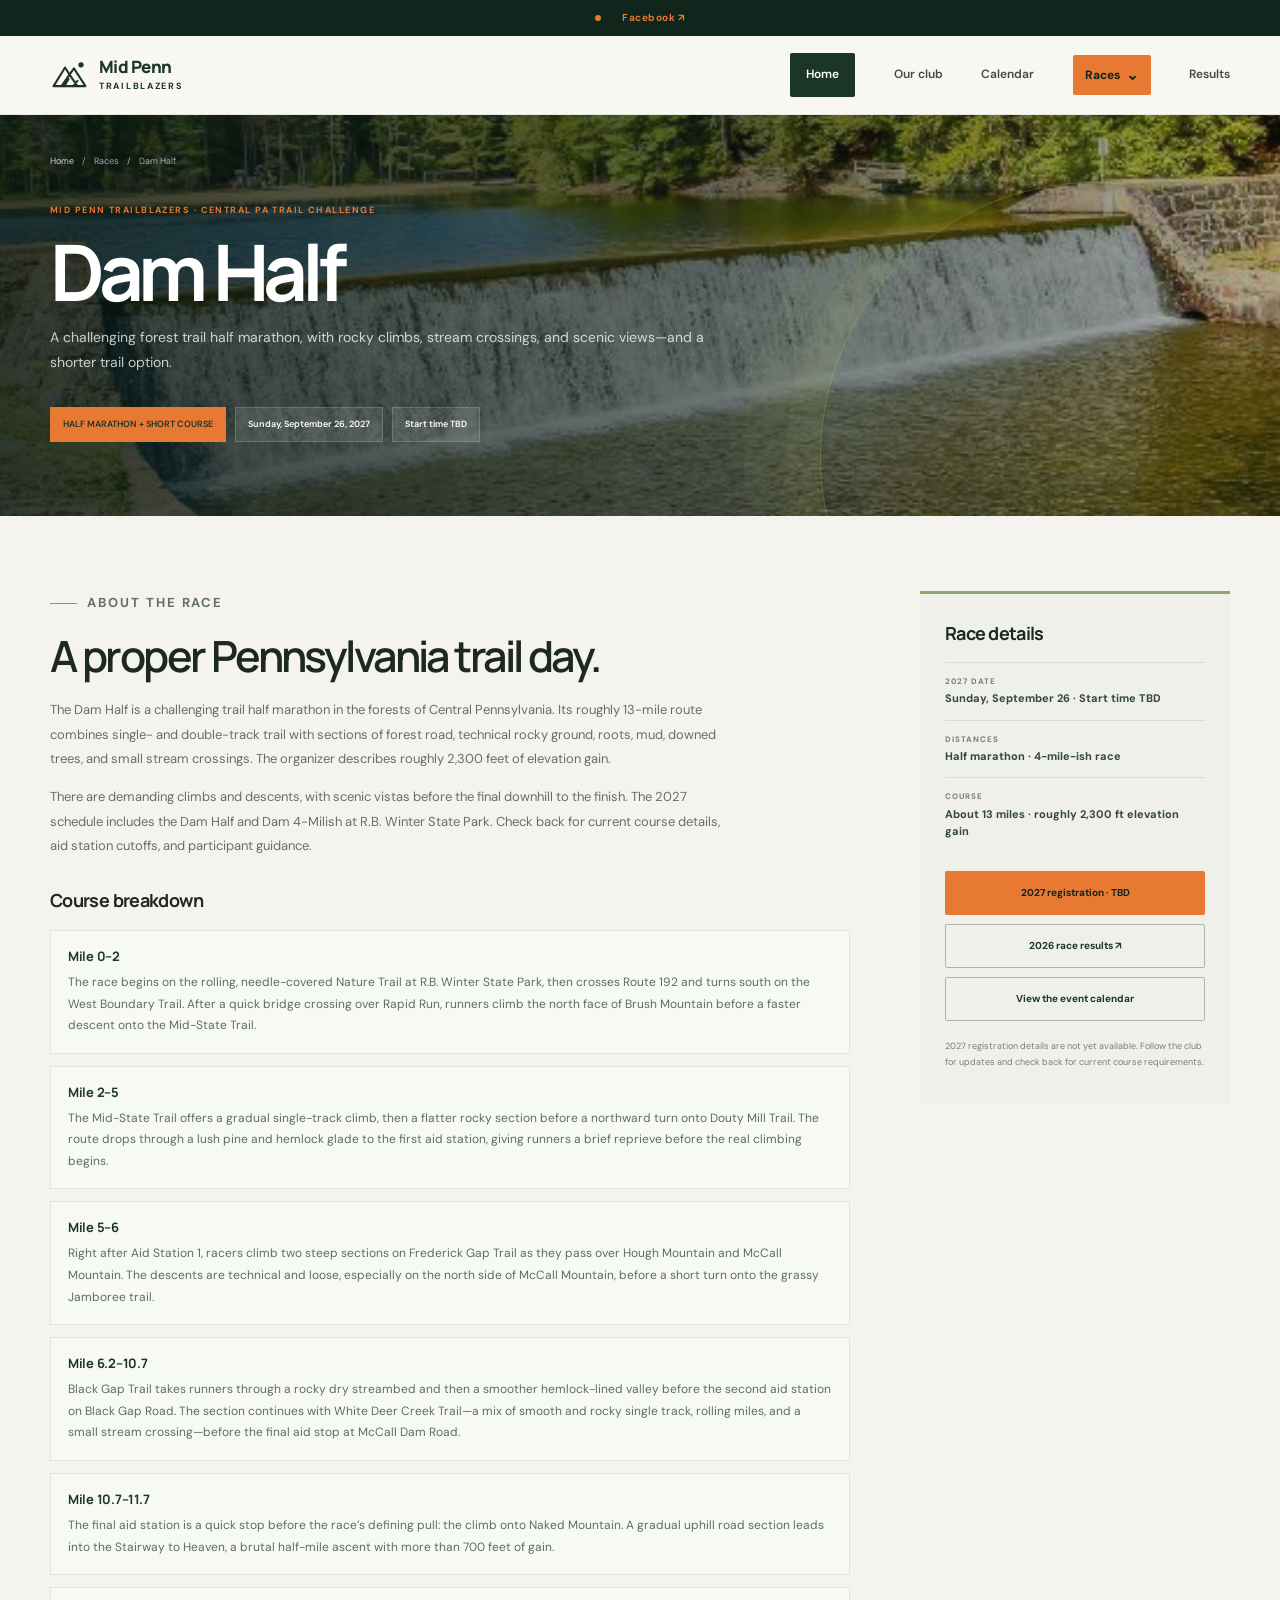
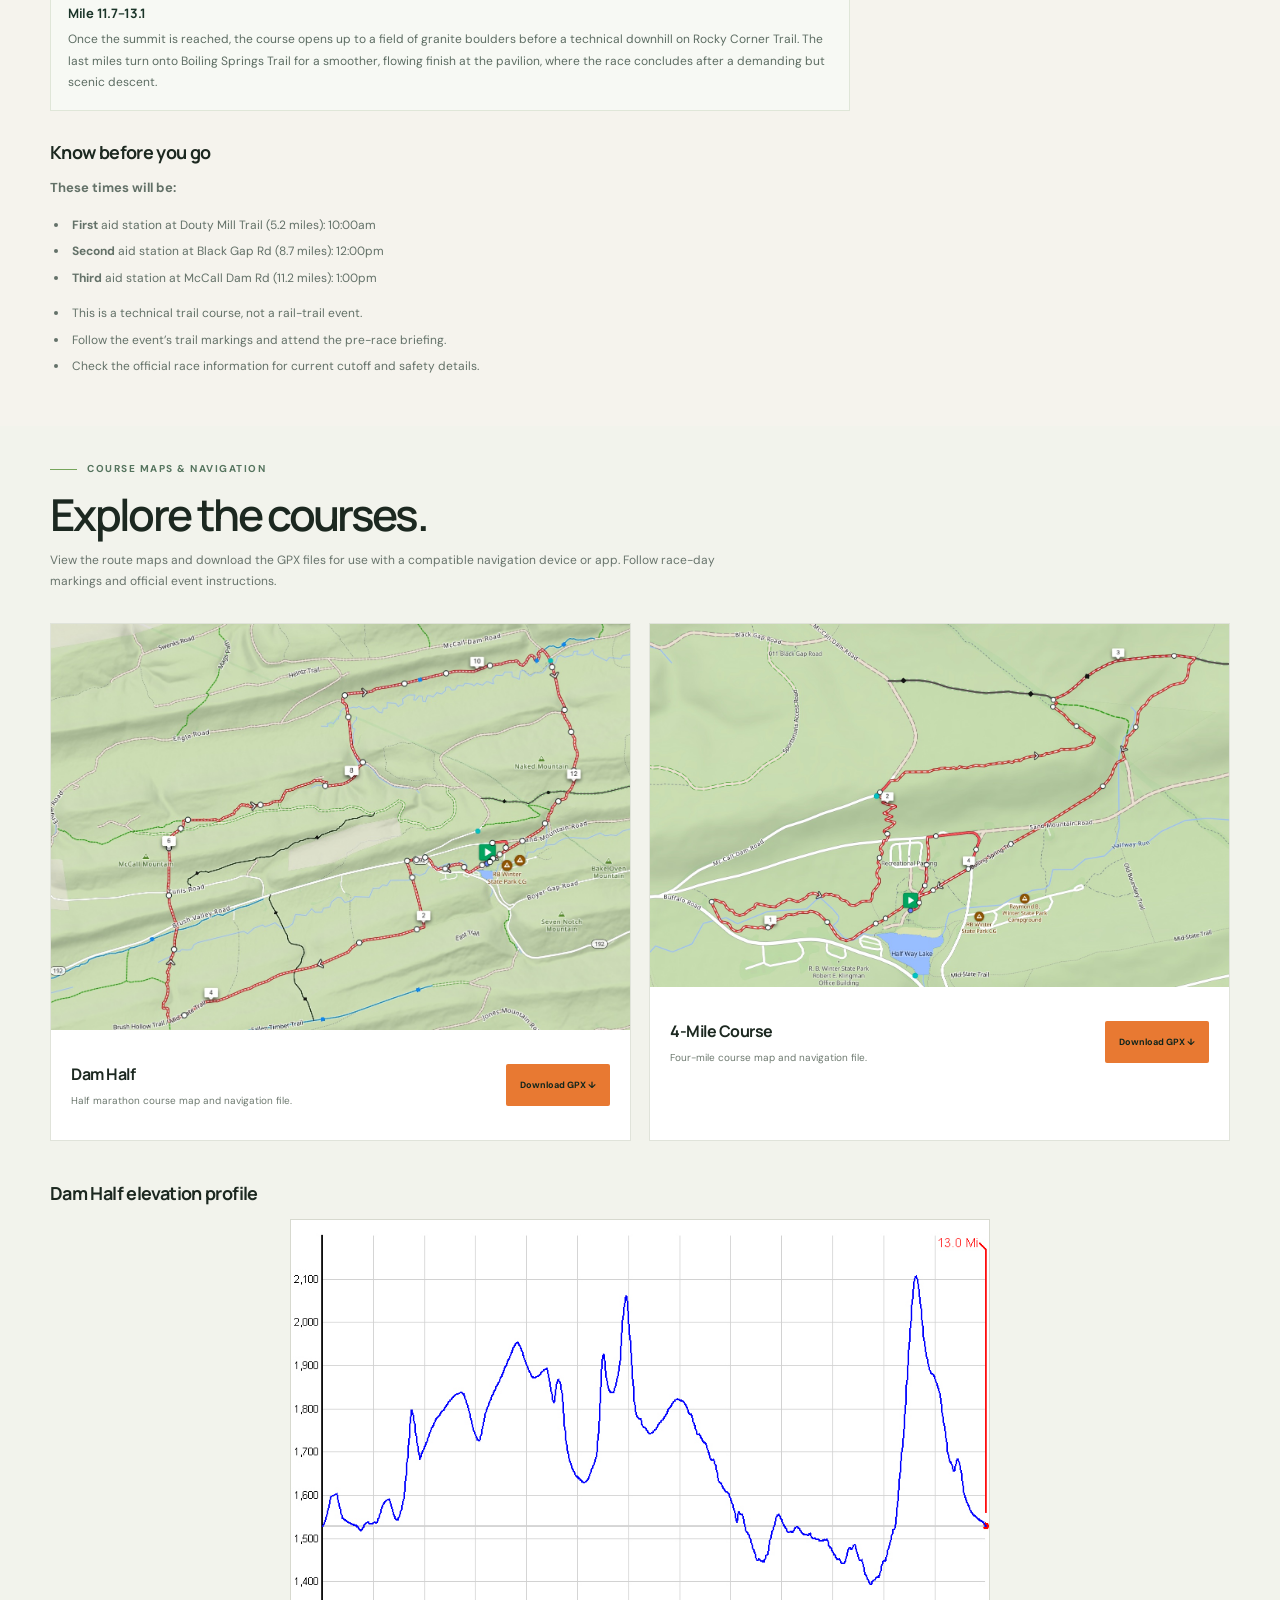
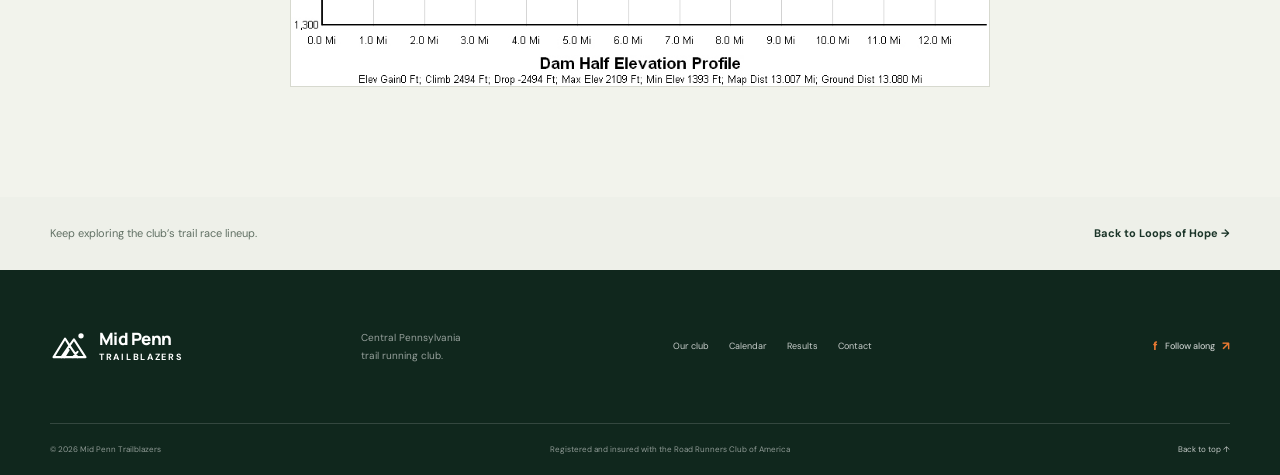
<file: races/dam-half.html>
<!doctype html>
<html lang="en">
  <head>
    <meta charset="utf-8" />
    <meta name="viewport" content="width=device-width, initial-scale=1" />
    <meta name="theme-color" content="#183a2b" />
    <meta
      name="description"
      content="The Dam Half is a challenging Central Pennsylvania trail half marathon, with an additional approximately four-mile trail option."
    />
    <title>Dam Half — Mid Penn Trailblazers</title>
    <link rel="preconnect" href="https://fonts.googleapis.com" />
    <link rel="preconnect" href="https://fonts.gstatic.com" crossorigin />
    <link
      href="https://fonts.googleapis.com/css2?family=DM+Sans:wght@400;500;600;700&family=Manrope:wght@400;500;600;700;800&display=swap"
      rel="stylesheet"
    />
    <link rel="stylesheet" href="../styles.css" />
    <script src="../script.js" defer></script>
  </head>
  <body class="race-page">
    <a class="skip-link" href="#main">Skip to content</a>
    <div class="announcement">
      <i aria-hidden="true"></i
      ><a
        href="https://www.facebook.com/groups/MidPennTrailblazers/"
        target="_blank"
        rel="noreferrer"
        >Facebook ↗</a
      >
    </div>
    <header class="site-header">
      <div class="wrap header-inner">
        <a
          class="brand"
          href="../index.html#top"
          aria-label="Mid Penn Trailblazers home"
          ><span class="brand-mark" aria-hidden="true"
            ><svg viewBox="0 0 44 44" fill="none">
              <path
                d="M4 34 17 13l5 8 5-7 13 20H4Z"
                stroke="currentColor"
                stroke-width="2.3"
                stroke-linejoin="round"
              />
              <path
                d="m13 34 9-13 9 13M21 26l-5 8m15-6-5 6"
                stroke="currentColor"
                stroke-width="2.3"
                stroke-linecap="round"
              />
              <circle cx="35" cy="10" r="3" fill="currentColor" /></svg></span
          ><span class="brand-words"
            ><strong>Mid Penn</strong><small>Trailblazers</small></span
          ></a
        ><button
          class="menu-toggle"
          aria-expanded="false"
          aria-controls="primary-nav"
          aria-label="Open navigation"
        >
          <span></span><span></span><span></span>
        </button>
        <nav class="site-nav" id="primary-nav" aria-label="Main navigation">
          <a class="nav-cta" href="../index.html">Home</a
          ><a href="../index.html#about">Our club</a
          ><a href="../calendar.html">Calendar</a>
          <div class="nav-dropdown">
            <button
              class="races-toggle"
              type="button"
              aria-expanded="false"
              aria-controls="race-submenu"
            >
              Races <span aria-hidden="true">⌄</span>
            </button>
            <div class="dropdown-menu" id="race-submenu">
              <a href="loops-of-hope.html">Loops of Hope</a
              ><a href="snow-fest.html">Snow Fest</a
              ><a href="night-flight.html">Night Flight</a
              ><a href="smiths-knob-scramble.html">Smith’s Knob Scramble</a
              ><a href="dandelion-run.html">Dandelion Run</a
              ><a href="dam-half.html" aria-current="page">Dam Half</a>
            </div>
          </div>
          <a href="../results.html">Results</a
          ><a class="nav-cta" href="../index.html#contact"
            >Come run with us <span>↗</span></a
          >
        </nav>
      </div>
    </header>
    <main id="main">
      <section class="race-hero race-hero--dam-half">
        <div class="wrap race-hero-inner">
          <nav class="race-breadcrumbs" aria-label="Breadcrumb">
            <a href="../index.html">Home</a><span>/</span><span>Races</span
            ><span>/</span><span aria-current="page">Dam Half</span>
          </nav>
          <p class="race-kicker">
            Mid Penn Trailblazers · Central PA trail challenge
          </p>
          <h1>Dam Half</h1>
          <p class="race-subtitle">
            A challenging forest trail half marathon, with rocky climbs, stream
            crossings, and scenic views—and a shorter trail option.
          </p>
          <div class="race-meta">
            <span>HALF MARATHON + SHORT COURSE</span
            ><span>Sunday, September 26, 2027</span><span>Start time TBD</span>
          </div>
        </div>
      </section>
      <section class="race-content race-content--course">
        <div class="wrap race-content-grid">
          <article class="race-copy">
            <p class="eyebrow"><i></i>About the race</p>
            <h2>A proper Pennsylvania trail day.</h2>
            <p>
              The Dam Half is a challenging trail half marathon in the forests
              of Central Pennsylvania. Its roughly 13-mile route combines
              single- and double-track trail with sections of forest road,
              technical rocky ground, roots, mud, downed trees, and small stream
              crossings. The organizer describes roughly 2,300 feet of elevation
              gain.
            </p>
            <p>
              There are demanding climbs and descents, with scenic vistas before
              the final downhill to the finish. The 2027 schedule includes the
              Dam Half and Dam 4-Milish at R.B. Winter State Park. Check back
              for current course details, aid station cutoffs, and participant
              guidance.
            </p>
            <h3>Course breakdown</h3>
            <div class="course-breakdown">
              <article class="course-segment">
                <h4>Mile 0–2</h4>
                <p>
                  The race begins on the rolling, needle-covered Nature Trail at
                  R.B. Winter State Park, then crosses Route 192 and turns south on
                  the West Boundary Trail. After a quick bridge crossing over Rapid
                  Run, runners climb the north face of Brush Mountain before a
                  faster descent onto the Mid-State Trail.
                </p>
              </article>
              <article class="course-segment">
                <h4>Mile 2–5</h4>
                <p>
                  The Mid-State Trail offers a gradual single-track climb, then a
                  flatter rocky section before a northward turn onto Douty Mill
                  Trail. The route drops through a lush pine and hemlock glade to
                  the first aid station, giving runners a brief reprieve before the
                  real climbing begins.
                </p>
              </article>
              <article class="course-segment">
                <h4>Mile 5–6</h4>
                <p>
                  Right after Aid Station 1, racers climb two steep sections on
                  Frederick Gap Trail as they pass over Hough Mountain and McCall
                  Mountain. The descents are technical and loose, especially on the
                  north side of McCall Mountain, before a short turn onto the
                  grassy Jamboree trail.
                </p>
              </article>
              <article class="course-segment">
                <h4>Mile 6.2–10.7</h4>
                <p>
                  Black Gap Trail takes runners through a rocky dry streambed and
                  then a smoother hemlock-lined valley before the second aid
                  station on Black Gap Road. The section continues with White Deer
                  Creek Trail—a mix of smooth and rocky single track, rolling miles,
                  and a small stream crossing—before the final aid stop at McCall Dam
                  Road.
                </p>
              </article>
              <article class="course-segment">
                <h4>Mile 10.7–11.7</h4>
                <p>
                  The final aid station is a quick stop before the race’s defining
                  pull: the climb onto Naked Mountain. A gradual uphill road section
                  leads into the Stairway to Heaven, a brutal half-mile ascent with
                  more than 700 feet of gain.
                </p>
              </article>
              <article class="course-segment">
                <h4>Mile 11.7–13.1</h4>
                <p>
                  Once the summit is reached, the course opens up to a field of
                  granite boulders before a technical downhill on Rocky Corner Trail.
                  The last miles turn onto Boiling Springs Trail for a smoother,
                  flowing finish at the pavilion, where the race concludes after a
                  demanding but scenic descent.
                </p>
              </article>
            </div>
            <h3>Know before you go</h3>
            <p><strong>These times will be:</strong></p>
            <ul>
              <li>
                <strong>First</strong> aid station at Douty Mill Trail (5.2
                miles): 10:00am
              </li>
              <li>
                <strong>Second</strong> aid station at Black Gap Rd (8.7 miles):
                12:00pm
              </li>
              <li>
                <strong>Third</strong> aid station at McCall Dam Rd (11.2 miles):
                1:00pm
              </li>
            </ul>
            <ul>
              <li>This is a technical trail course, not a rail-trail event.</li>
              <li>
                Follow the event’s trail markings and attend the pre-race
                briefing.
              </li>
              <li>
                Check the official race information for current cutoff and
                safety details.
              </li>
            </ul>
          </article>
          <aside class="race-facts">
            <h2>Race details</h2>
            <div class="race-fact">
              <span>2027 date</span
              ><strong>Sunday, September 26 · Start time TBD</strong>
            </div>
            <div class="race-fact">
              <span>Distances</span
              ><strong>Half marathon · 4-mile-ish race</strong>
            </div>
            <div class="race-fact">
              <span>Course</span
              ><strong>About 13 miles · roughly 2,300 ft elevation gain</strong>
            </div>
            <div class="race-actions">
              <span class="button lime-button" aria-disabled="true"
                >2027 registration · TBD</span
              ><a
                class="button race-secondary"
                href="https://runsignup.com/Race/Results/Overview/30945"
                target="_blank"
                rel="noreferrer"
                >2026 race results ↗</a
              ><a class="button race-secondary" href="../calendar.html"
                >View the event calendar</a
              >
            </div>
            <p class="race-disclaimer">
              2027 registration details are not yet available. Follow the club
              for updates and check back for current course requirements.
            </p>
          </aside>
        </div>
      </section>
      <section
        class="course-maps section-pad"
        aria-labelledby="course-maps-title"
      >
        <div class="wrap">
          <div class="course-maps-heading">
            <p class="eyebrow"><i></i>Course maps &amp; navigation</p>
            <h2 id="course-maps-title">Explore the courses.</h2>
            <p>
              View the route maps and download the GPX files for use with a
              compatible navigation device or app. Follow race-day markings and
              official event instructions.
            </p>
          </div>
          <div class="course-map-grid">
            <article class="course-map-card">
              <a
                class="course-map-image"
                href="../assets/dam-half-course-map.jpg"
                target="_blank"
                rel="noreferrer"
                ><img
                  src="../assets/dam-half-course-map.jpg"
                  alt="Map of the Dam Half trail race course at R.B. Winter State Park"
                  loading="lazy"
              /></a>
              <div class="course-map-info">
                <div>
                  <h3>Dam Half</h3>
                  <p>Half marathon course map and navigation file.</p>
                </div>
                <a
                  class="button lime-button"
                  href="../assets/dam-half.gpx"
                  download="dam-half.gpx"
                  >Download GPX ↓</a
                >
              </div>
            </article>
            <article class="course-map-card">
              <a
                class="course-map-image"
                href="../assets/dam-half-4-miler-course-map.jpg"
                target="_blank"
                rel="noreferrer"
                ><img
                  src="../assets/dam-half-4-miler-course-map.jpg"
                  alt="Map of the Dam Half four-mile trail race course at R.B. Winter State Park"
                  loading="lazy"
              /></a>
              <div class="course-map-info">
                <div>
                  <h3>4-Mile Course</h3>
                  <p>Four-mile course map and navigation file.</p>
                </div>
                <a
                  class="button lime-button"
                  href="../assets/dam-half-4-miler.gpx"
                  download="dam-half-4-miler.gpx"
                  >Download GPX ↓</a
                >
              </div>
            </article>
          </div>
          <div class="elevation-profile">
            <div class="elevation-profile-heading">
              <h3>Dam Half elevation profile</h3>
            </div>
            <img
              class="elevation-profile-image"
              src="../assets/dam-half-elevation-profile.jpg"
              alt="Dam Half course elevation profile"
              loading="lazy"
            />
          </div>
        </div>
      </section>
      <section class="race-more">
        <div class="wrap race-more-inner">
          <p>Keep exploring the club’s trail race lineup.</p>
          <a href="loops-of-hope.html">Back to Loops of Hope →</a>
        </div>
      </section>
    </main>
    <footer class="site-footer">
      <div class="wrap footer-main">
        <a
          class="brand footer-brand"
          href="../index.html#top"
          aria-label="Mid Penn Trailblazers home"
          ><span class="brand-mark" aria-hidden="true"
            ><svg viewBox="0 0 44 44" fill="none">
              <path
                d="M4 34 17 13l5 8 5-7 13 20H4Z"
                stroke="currentColor"
                stroke-width="2.3"
                stroke-linejoin="round"
              />
              <path
                d="m13 34 9-13 9 13M21 26l-5 8m15-6-5 6"
                stroke="currentColor"
                stroke-width="2.3"
                stroke-linecap="round"
              />
              <circle cx="35" cy="10" r="3" fill="currentColor" /></svg></span
          ><span class="brand-words"
            ><strong>Mid Penn</strong><small>Trailblazers</small></span
          ></a
        >
        <p>Central Pennsylvania<br />trail running club.</p>
        <nav class="footer-nav" aria-label="Footer navigation">
          <a href="../index.html#about">Our club</a
          ><a href="../calendar.html">Calendar</a
          ><a href="../results.html">Results</a
          ><a href="../index.html#contact">Contact</a>
        </nav>
        <a
          class="footer-social"
          href="https://www.facebook.com/groups/MidPennTrailblazers/"
          target="_blank"
          rel="noreferrer"
          >f <span>Follow along</span> ↗</a
        >
      </div>
      <div class="wrap footer-bottom">
        <span>© <span id="year">2026</span> Mid Penn Trailblazers</span
        ><span
          >Registered and insured with the Road Runners Club of America</span
        ><a href="#main">Back to top ↑</a>
      </div>
    </footer>
  </body>
</html>
</file>
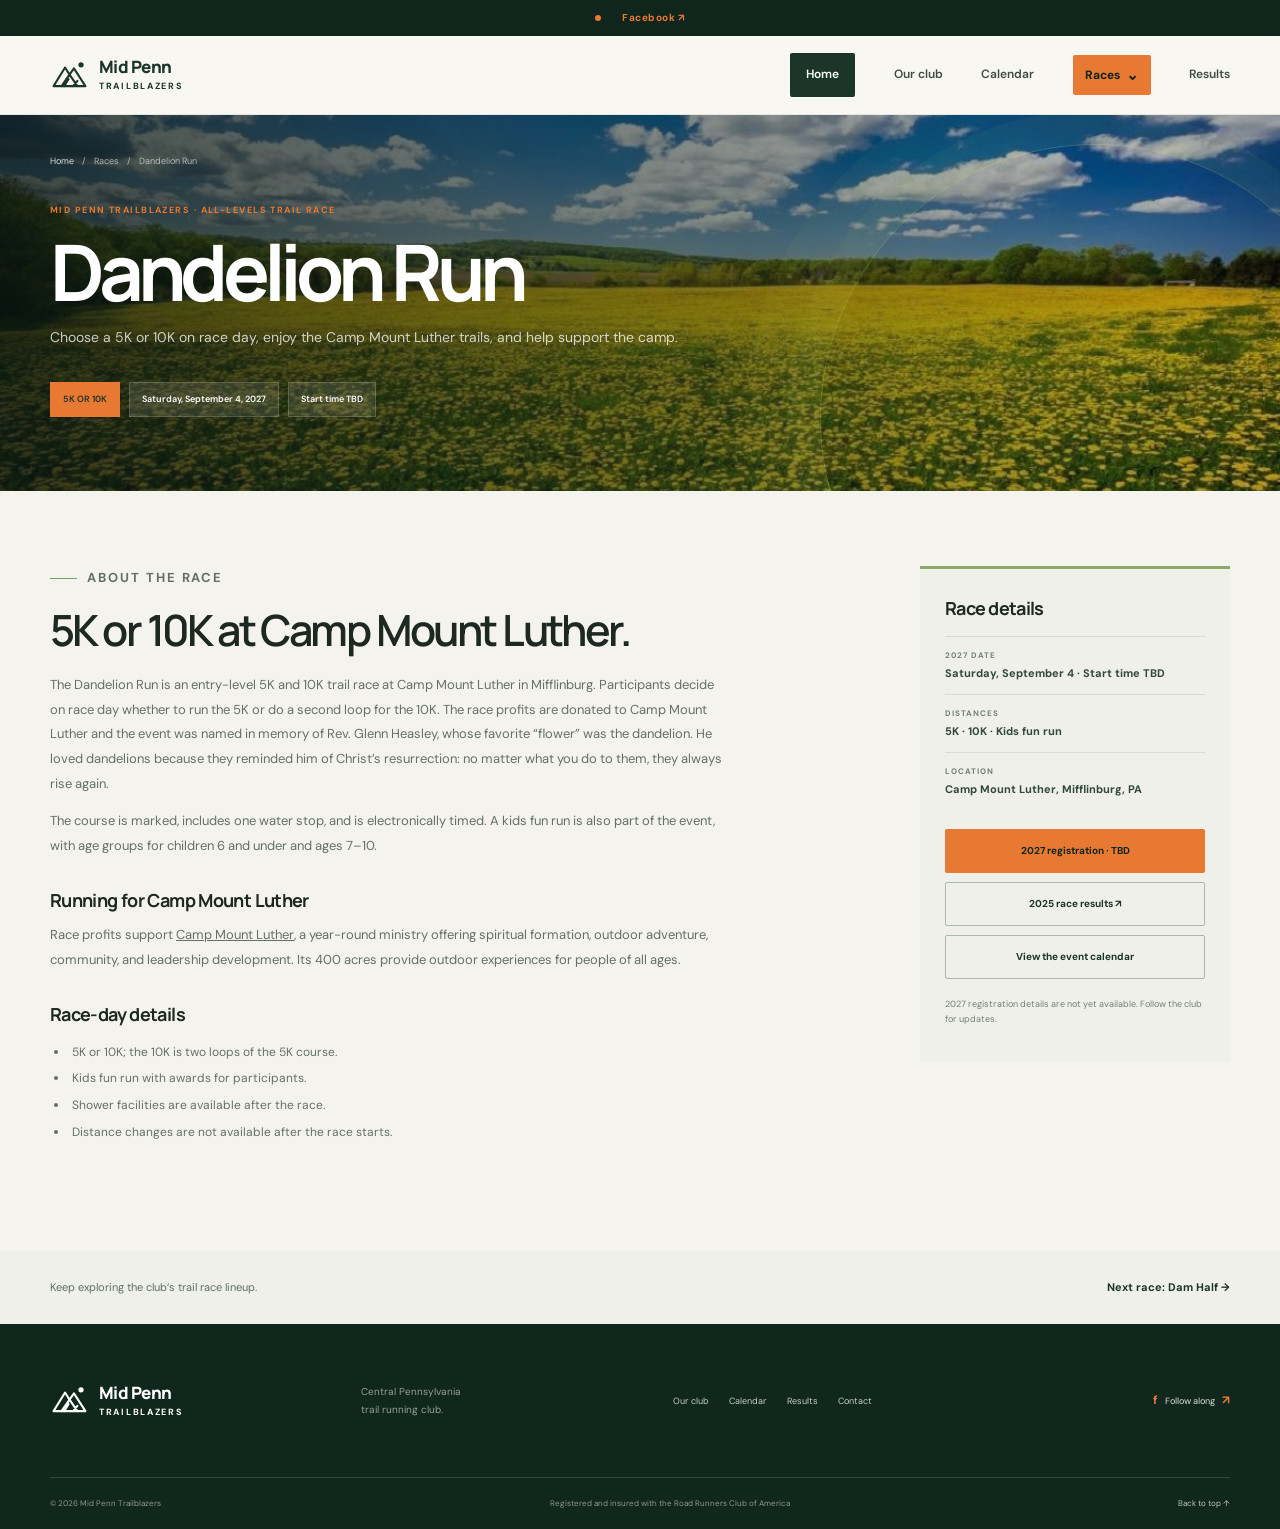
<file: races/dandelion-run.html>
<!doctype html>
<html lang="en">
  <head>
    <meta charset="utf-8" />
    <meta name="viewport" content="width=device-width, initial-scale=1" />
    <meta name="theme-color" content="#183a2b" />
    <meta
      name="description"
      content="The Dandelion Run is a Camp Mount Luther-benefiting 5K and 10K trail race in Mifflinburg, Pennsylvania."
    />
    <title>Dandelion Run — Mid Penn Trailblazers</title>
    <link rel="preconnect" href="https://fonts.googleapis.com" />
    <link rel="preconnect" href="https://fonts.gstatic.com" crossorigin />
    <link
      href="https://fonts.googleapis.com/css2?family=DM+Sans:wght@400;500;600;700&family=Manrope:wght@400;500;600;700;800&display=swap"
      rel="stylesheet"
    />
    <link rel="stylesheet" href="../styles.css" />
    <script src="../script.js" defer></script>
  </head>
  <body class="race-page">
    <a class="skip-link" href="#main">Skip to content</a>
    <div class="announcement">
      <i aria-hidden="true"></i
      ><a
        href="https://www.facebook.com/groups/MidPennTrailblazers/"
        target="_blank"
        rel="noreferrer"
        >Facebook ↗</a
      >
    </div>
    <header class="site-header">
      <div class="wrap header-inner">
        <a
          class="brand"
          href="../index.html#top"
          aria-label="Mid Penn Trailblazers home"
          ><span class="brand-mark" aria-hidden="true"
            ><svg viewBox="0 0 44 44" fill="none">
              <path
                d="M4 34 17 13l5 8 5-7 13 20H4Z"
                stroke="currentColor"
                stroke-width="2.3"
                stroke-linejoin="round"
              />
              <path
                d="m13 34 9-13 9 13M21 26l-5 8m15-6-5 6"
                stroke="currentColor"
                stroke-width="2.3"
                stroke-linecap="round"
              />
              <circle cx="35" cy="10" r="3" fill="currentColor" /></svg></span
          ><span class="brand-words"
            ><strong>Mid Penn</strong><small>Trailblazers</small></span
          ></a
        ><button
          class="menu-toggle"
          aria-expanded="false"
          aria-controls="primary-nav"
          aria-label="Open navigation"
        >
          <span></span><span></span><span></span>
        </button>
        <nav class="site-nav" id="primary-nav" aria-label="Main navigation">
          <a class="nav-cta" href="../index.html">Home</a
          ><a href="../index.html#about">Our club</a
          ><a href="../calendar.html">Calendar</a>
          <div class="nav-dropdown">
            <button
              class="races-toggle"
              type="button"
              aria-expanded="false"
              aria-controls="race-submenu"
            >
              Races <span aria-hidden="true">⌄</span>
            </button>
            <div class="dropdown-menu" id="race-submenu">
              <a href="loops-of-hope.html">Loops of Hope</a
              ><a href="snow-fest.html">Snow Fest</a
              ><a href="night-flight.html">Night Flight</a
              ><a href="smiths-knob-scramble.html">Smith’s Knob Scramble</a
              ><a href="dandelion-run.html" aria-current="page">Dandelion Run</a
              ><a href="dam-half.html">Dam Half</a>
            </div>
          </div>
          <a href="../results.html">Results</a
          ><a class="nav-cta" href="../index.html#contact"
            >Come run with us <span>↗</span></a
          >
        </nav>
      </div>
    </header>
    <main id="main">
      <section class="race-hero race-hero--dandelion">
        <div class="wrap race-hero-inner">
          <nav class="race-breadcrumbs" aria-label="Breadcrumb">
            <a href="../index.html">Home</a><span>/</span><span>Races</span
            ><span>/</span><span aria-current="page">Dandelion Run</span>
          </nav>
          <p class="race-kicker">
            Mid Penn Trailblazers · All-levels trail race
          </p>
          <h1>Dandelion Run</h1>
          <p class="race-subtitle">
            Choose a 5K or 10K on race day, enjoy the Camp Mount Luther trails,
            and help support the camp.
          </p>
          <div class="race-meta">
            <span>5K OR 10K</span><span>Saturday, September 4, 2027</span
            ><span>Start time TBD</span>
          </div>
        </div>
      </section>
      <section class="race-content">
        <div class="wrap race-content-grid">
          <article class="race-copy">
            <p class="eyebrow"><i></i>About the race</p>
            <h2>5K or 10K at Camp Mount Luther.</h2>
            <p>
              The Dandelion Run is an entry-level 5K and 10K trail race at Camp
              Mount Luther in Mifflinburg. Participants decide on race day
              whether to run the 5K or do a second loop for the 10K. The race
              profits are donated to Camp Mount Luther and the event was named
              in memory of Rev. Glenn Heasley, whose favorite “flower” was the
              dandelion. He loved dandelions because they reminded him of
              Christ’s resurrection: no matter what you do to them, they always
              rise again.
            </p>
            <p>
              The course is marked, includes one water stop, and is
              electronically timed. A kids fun run is also part of the event,
              with age groups for children 6 and under and ages 7–10.
            </p>
            <h3>Running for Camp Mount Luther</h3>
            <p>
              Race profits support
              <a
                href="https://www.campmountluther.org/"
                target="_blank"
                rel="noreferrer"
                >Camp Mount Luther</a
              >, a year-round ministry offering spiritual formation, outdoor
              adventure, community, and leadership development. Its 400 acres
              provide outdoor experiences for people of all ages.
            </p>
            <h3>Race-day details</h3>
            <ul>
              <li>5K or 10K; the 10K is two loops of the 5K course.</li>
              <li>Kids fun run with awards for participants.</li>
              <li>Shower facilities are available after the race.</li>
              <li>Distance changes are not available after the race starts.</li>
            </ul>
          </article>
          <aside class="race-facts">
            <h2>Race details</h2>
            <div class="race-fact">
              <span>2027 date</span
              ><strong>Saturday, September 4 · Start time TBD</strong>
            </div>
            <div class="race-fact">
              <span>Distances</span><strong>5K · 10K · Kids fun run</strong>
            </div>
            <div class="race-fact">
              <span>Location</span
              ><strong>Camp Mount Luther, Mifflinburg, PA</strong>
            </div>
            <div class="race-actions">
              <span class="button lime-button" aria-disabled="true"
                >2027 registration · TBD</span
              ><a
                class="button race-secondary"
                href="https://my.raceresult.com/357721/"
                target="_blank"
                rel="noreferrer"
                >2025 race results ↗</a
              ><a class="button race-secondary" href="../calendar.html"
                >View the event calendar</a
              >
            </div>
            <p class="race-disclaimer">
              2027 registration details are not yet available. Follow the club
              for updates.
            </p>
          </aside>
        </div>
      </section>
      <section class="race-more">
        <div class="wrap race-more-inner">
          <p>Keep exploring the club’s trail race lineup.</p>
          <a href="dam-half.html">Next race: Dam Half →</a>
        </div>
      </section>
    </main>
    <footer class="site-footer">
      <div class="wrap footer-main">
        <a
          class="brand footer-brand"
          href="../index.html#top"
          aria-label="Mid Penn Trailblazers home"
          ><span class="brand-mark" aria-hidden="true"
            ><svg viewBox="0 0 44 44" fill="none">
              <path
                d="M4 34 17 13l5 8 5-7 13 20H4Z"
                stroke="currentColor"
                stroke-width="2.3"
                stroke-linejoin="round"
              />
              <path
                d="m13 34 9-13 9 13M21 26l-5 8m15-6-5 6"
                stroke="currentColor"
                stroke-width="2.3"
                stroke-linecap="round"
              />
              <circle cx="35" cy="10" r="3" fill="currentColor" /></svg></span
          ><span class="brand-words"
            ><strong>Mid Penn</strong><small>Trailblazers</small></span
          ></a
        >
        <p>Central Pennsylvania<br />trail running club.</p>
        <nav class="footer-nav" aria-label="Footer navigation">
          <a href="../index.html#about">Our club</a
          ><a href="../calendar.html">Calendar</a
          ><a href="../results.html">Results</a
          ><a href="../index.html#contact">Contact</a>
        </nav>
        <a
          class="footer-social"
          href="https://www.facebook.com/groups/MidPennTrailblazers/"
          target="_blank"
          rel="noreferrer"
          >f <span>Follow along</span> ↗</a
        >
      </div>
      <div class="wrap footer-bottom">
        <span>© <span id="year">2026</span> Mid Penn Trailblazers</span
        ><span
          >Registered and insured with the Road Runners Club of America</span
        ><a href="#main">Back to top ↑</a>
      </div>
    </footer>
  </body>
</html>
</file>
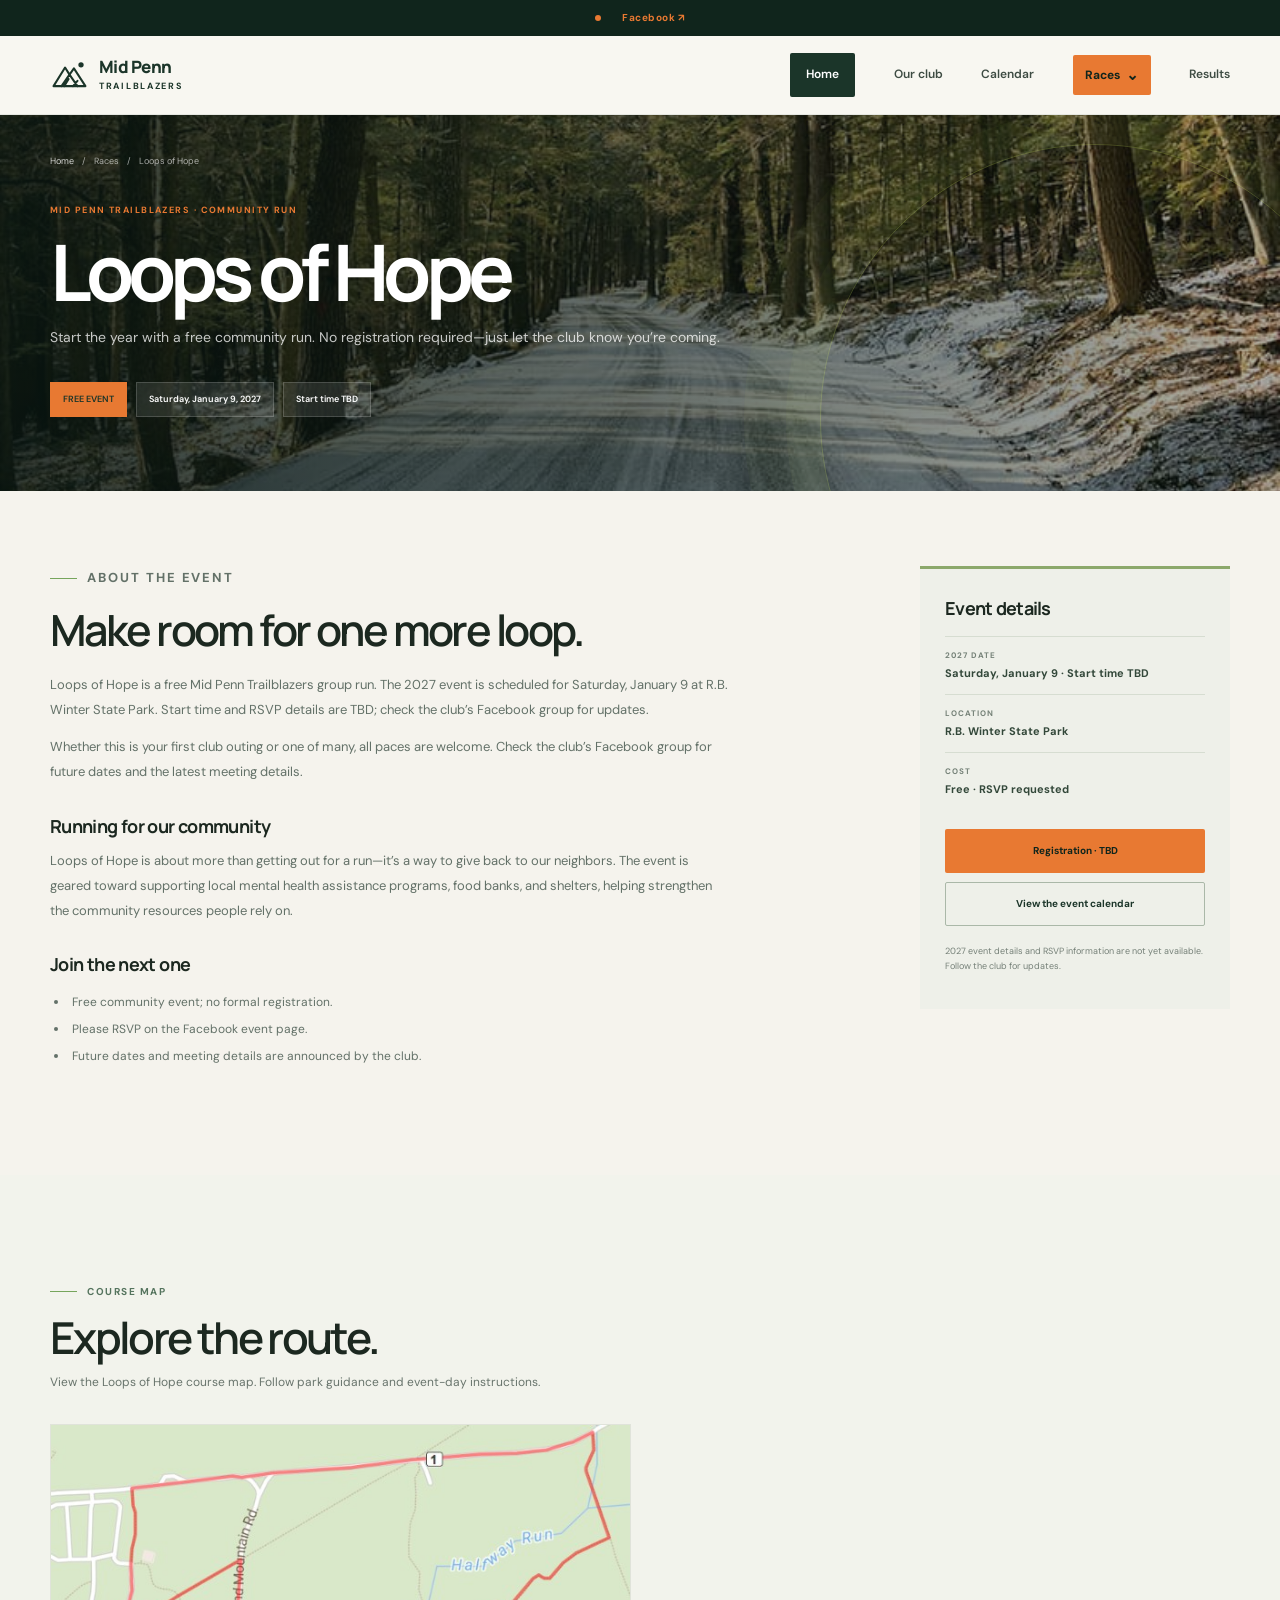
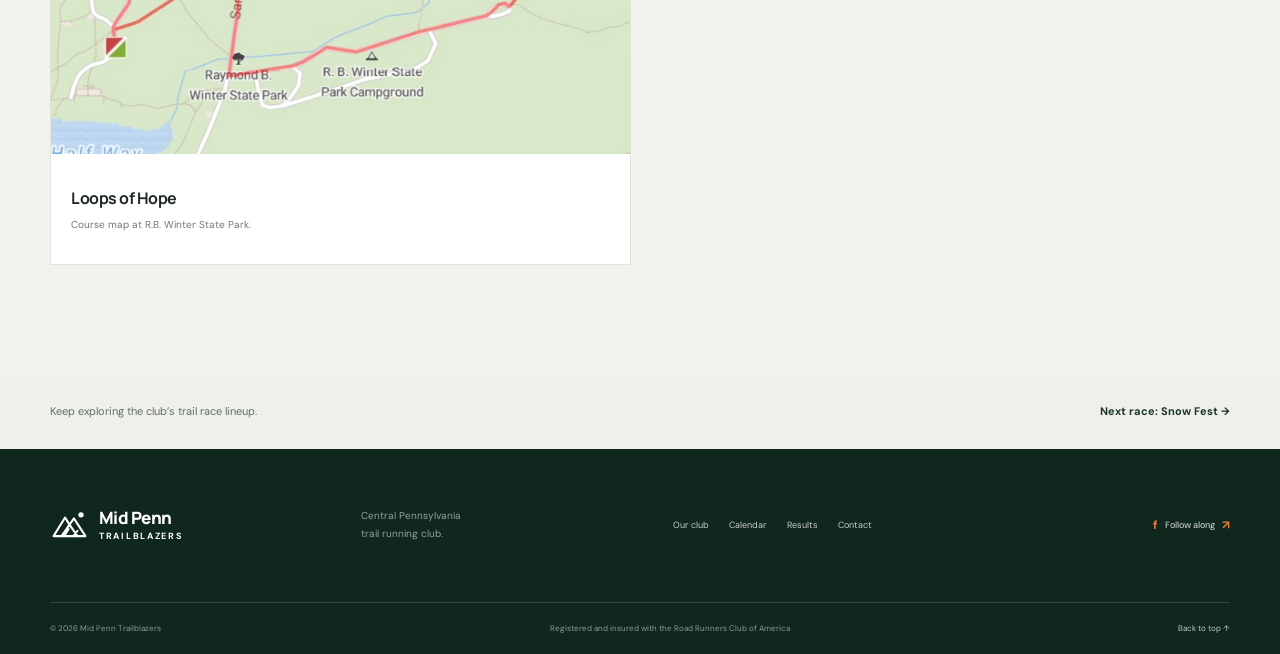
<file: races/loops-of-hope.html>
<!doctype html>
<html lang="en">
  <head>
    <meta charset="utf-8" />
    <meta name="viewport" content="width=device-width, initial-scale=1" />
    <meta name="theme-color" content="#183a2b" />
    <meta
      name="description"
      content="Learn about Loops of Hope, the free Mid Penn Trailblazers community run in January."
    />
    <title>Loops of Hope — Mid Penn Trailblazers</title>
    <link rel="preconnect" href="https://fonts.googleapis.com" />
    <link rel="preconnect" href="https://fonts.gstatic.com" crossorigin />
    <link
      href="https://fonts.googleapis.com/css2?family=DM+Sans:wght@400;500;600;700&family=Manrope:wght@400;500;600;700;800&display=swap"
      rel="stylesheet"
    />
    <link rel="stylesheet" href="../styles.css" />
    <script src="../script.js" defer></script>
  </head>
  <body class="race-page">
    <a class="skip-link" href="#main">Skip to content</a>
    <div class="announcement">
      <i aria-hidden="true"></i
      ><a
        href="https://www.facebook.com/groups/MidPennTrailblazers/"
        target="_blank"
        rel="noreferrer"
        >Facebook ↗</a
      >
    </div>
    <header class="site-header">
      <div class="wrap header-inner">
        <a
          class="brand"
          href="../index.html#top"
          aria-label="Mid Penn Trailblazers home"
          ><span class="brand-mark" aria-hidden="true"
            ><svg viewBox="0 0 44 44" fill="none">
              <path
                d="M4 34 17 13l5 8 5-7 13 20H4Z"
                stroke="currentColor"
                stroke-width="2.3"
                stroke-linejoin="round"
              />
              <path
                d="m13 34 9-13 9 13M21 26l-5 8m15-6-5 6"
                stroke="currentColor"
                stroke-width="2.3"
                stroke-linecap="round"
              />
              <circle cx="35" cy="10" r="3" fill="currentColor" /></svg></span
          ><span class="brand-words"
            ><strong>Mid Penn</strong><small>Trailblazers</small></span
          ></a
        ><button
          class="menu-toggle"
          aria-expanded="false"
          aria-controls="primary-nav"
          aria-label="Open navigation"
        >
          <span></span><span></span><span></span>
        </button>
        <nav class="site-nav" id="primary-nav" aria-label="Main navigation">
          <a class="nav-cta" href="../index.html">Home</a
          ><a href="../index.html#about">Our club</a
          ><a href="../calendar.html">Calendar</a>
          <div class="nav-dropdown">
            <button
              class="races-toggle"
              type="button"
              aria-expanded="false"
              aria-controls="race-submenu"
            >
              Races <span aria-hidden="true">⌄</span>
            </button>
            <div class="dropdown-menu" id="race-submenu">
              <a href="loops-of-hope.html" aria-current="page">Loops of Hope</a
              ><a href="snow-fest.html">Snow Fest</a
              ><a href="night-flight.html">Night Flight</a
              ><a href="smiths-knob-scramble.html">Smith’s Knob Scramble</a
              ><a href="dandelion-run.html">Dandelion Run</a
              ><a href="dam-half.html">Dam Half</a>
            </div>
          </div>
          <a href="../results.html">Results</a
          ><a class="nav-cta" href="../index.html#contact"
            >Come run with us <span>↗</span></a
          >
        </nav>
      </div>
    </header>
    <main id="main">
      <section class="race-hero race-hero--loops-of-hope">
        <div class="wrap race-hero-inner">
          <nav class="race-breadcrumbs" aria-label="Breadcrumb">
            <a href="../index.html">Home</a><span>/</span><span>Races</span
            ><span>/</span><span aria-current="page">Loops of Hope</span>
          </nav>
          <p class="race-kicker">Mid Penn Trailblazers · Community run</p>
          <h1>Loops of Hope</h1>
          <p class="race-subtitle">
            Start the year with a free community run. No registration
            required—just let the club know you’re coming.
          </p>
          <div class="race-meta">
            <span>FREE EVENT</span><span>Saturday, January 9, 2027</span
            ><span>Start time TBD</span>
          </div>
        </div>
      </section>
      <section class="race-content">
        <div class="wrap race-content-grid">
          <article class="race-copy">
            <p class="eyebrow"><i></i>About the event</p>
            <h2>Make room for one more loop.</h2>
            <p>
              Loops of Hope is a free Mid Penn Trailblazers group run. The 2027
              event is scheduled for Saturday, January 9 at R.B. Winter State
              Park. Start time and RSVP details are TBD; check the club’s
              Facebook group for updates.
            </p>
            <p>
              Whether this is your first club outing or one of many, all paces
              are welcome. Check the club’s Facebook group for future dates and
              the latest meeting details.
            </p>
            <h3>Running for our community</h3>
            <p>
              Loops of Hope is about more than getting out for a run—it’s a way
              to give back to our neighbors. The event is geared toward
              supporting local mental health assistance programs, food banks,
              and shelters, helping strengthen the community resources people
              rely on.
            </p>
            <h3>Join the next one</h3>
            <ul>
              <li>Free community event; no formal registration.</li>
              <li>Please RSVP on the Facebook event page.</li>
              <li>
                Future dates and meeting details are announced by the club.
              </li>
            </ul>
          </article>
          <aside class="race-facts">
            <h2>Event details</h2>
            <div class="race-fact">
              <span>2027 date</span
              ><strong>Saturday, January 9 · Start time TBD</strong>
            </div>
            <div class="race-fact">
              <span>Location</span><strong>R.B. Winter State Park</strong>
            </div>
            <div class="race-fact">
              <span>Cost</span><strong>Free · RSVP requested</strong>
            </div>
            <div class="race-actions">
              <span class="button lime-button" aria-disabled="true"
                >Registration · TBD</span
              ><a class="button race-secondary" href="../calendar.html"
                >View the event calendar</a
              >
            </div>
            <p class="race-disclaimer">
              2027 event details and RSVP information are not yet available.
              Follow the club for updates.
            </p>
          </aside>
        </div>
      </section>
      <section
        class="course-maps section-pad"
        aria-labelledby="course-maps-title"
      >
        <div class="wrap">
          <div class="course-maps-heading">
            <p class="eyebrow"><i></i>Course map</p>
            <h2 id="course-maps-title">Explore the route.</h2>
            <p>
              View the Loops of Hope course map. Follow park guidance and
              event-day instructions.
            </p>
          </div>
          <div class="course-map-grid">
            <article class="course-map-card">
              <a
                class="course-map-image"
                href="../assets/loops-for-hope-course.jpg"
                target="_blank"
                rel="noreferrer"
                ><img
                  src="../assets/loops-for-hope-course.jpg"
                  alt="Map of the Loops of Hope course at R.B. Winter State Park"
                  loading="lazy"
              /></a>
              <div class="course-map-info">
                <div>
                  <h3>Loops of Hope</h3>
                  <p>Course map at R.B. Winter State Park.</p>
                </div>
              </div>
            </article>
          </div>
        </div>
      </section>
      <section class="race-more">
        <div class="wrap race-more-inner">
          <p>Keep exploring the club’s trail race lineup.</p>
          <a href="snow-fest.html">Next race: Snow Fest →</a>
        </div>
      </section>
    </main>
    <footer class="site-footer">
      <div class="wrap footer-main">
        <a
          class="brand footer-brand"
          href="../index.html#top"
          aria-label="Mid Penn Trailblazers home"
          ><span class="brand-mark" aria-hidden="true"
            ><svg viewBox="0 0 44 44" fill="none">
              <path
                d="M4 34 17 13l5 8 5-7 13 20H4Z"
                stroke="currentColor"
                stroke-width="2.3"
                stroke-linejoin="round"
              />
              <path
                d="m13 34 9-13 9 13M21 26l-5 8m15-6-5 6"
                stroke="currentColor"
                stroke-width="2.3"
                stroke-linecap="round"
              />
              <circle cx="35" cy="10" r="3" fill="currentColor" /></svg></span
          ><span class="brand-words"
            ><strong>Mid Penn</strong><small>Trailblazers</small></span
          ></a
        >
        <p>Central Pennsylvania<br />trail running club.</p>
        <nav class="footer-nav" aria-label="Footer navigation">
          <a href="../index.html#about">Our club</a
          ><a href="../calendar.html">Calendar</a
          ><a href="../results.html">Results</a
          ><a href="../index.html#contact">Contact</a>
        </nav>
        <a
          class="footer-social"
          href="https://www.facebook.com/groups/MidPennTrailblazers/"
          target="_blank"
          rel="noreferrer"
          >f <span>Follow along</span> ↗</a
        >
      </div>
      <div class="wrap footer-bottom">
        <span>© <span id="year">2026</span> Mid Penn Trailblazers</span
        ><span
          >Registered and insured with the Road Runners Club of America</span
        ><a href="#main">Back to top ↑</a>
      </div>
    </footer>
  </body>
</html>
</file>
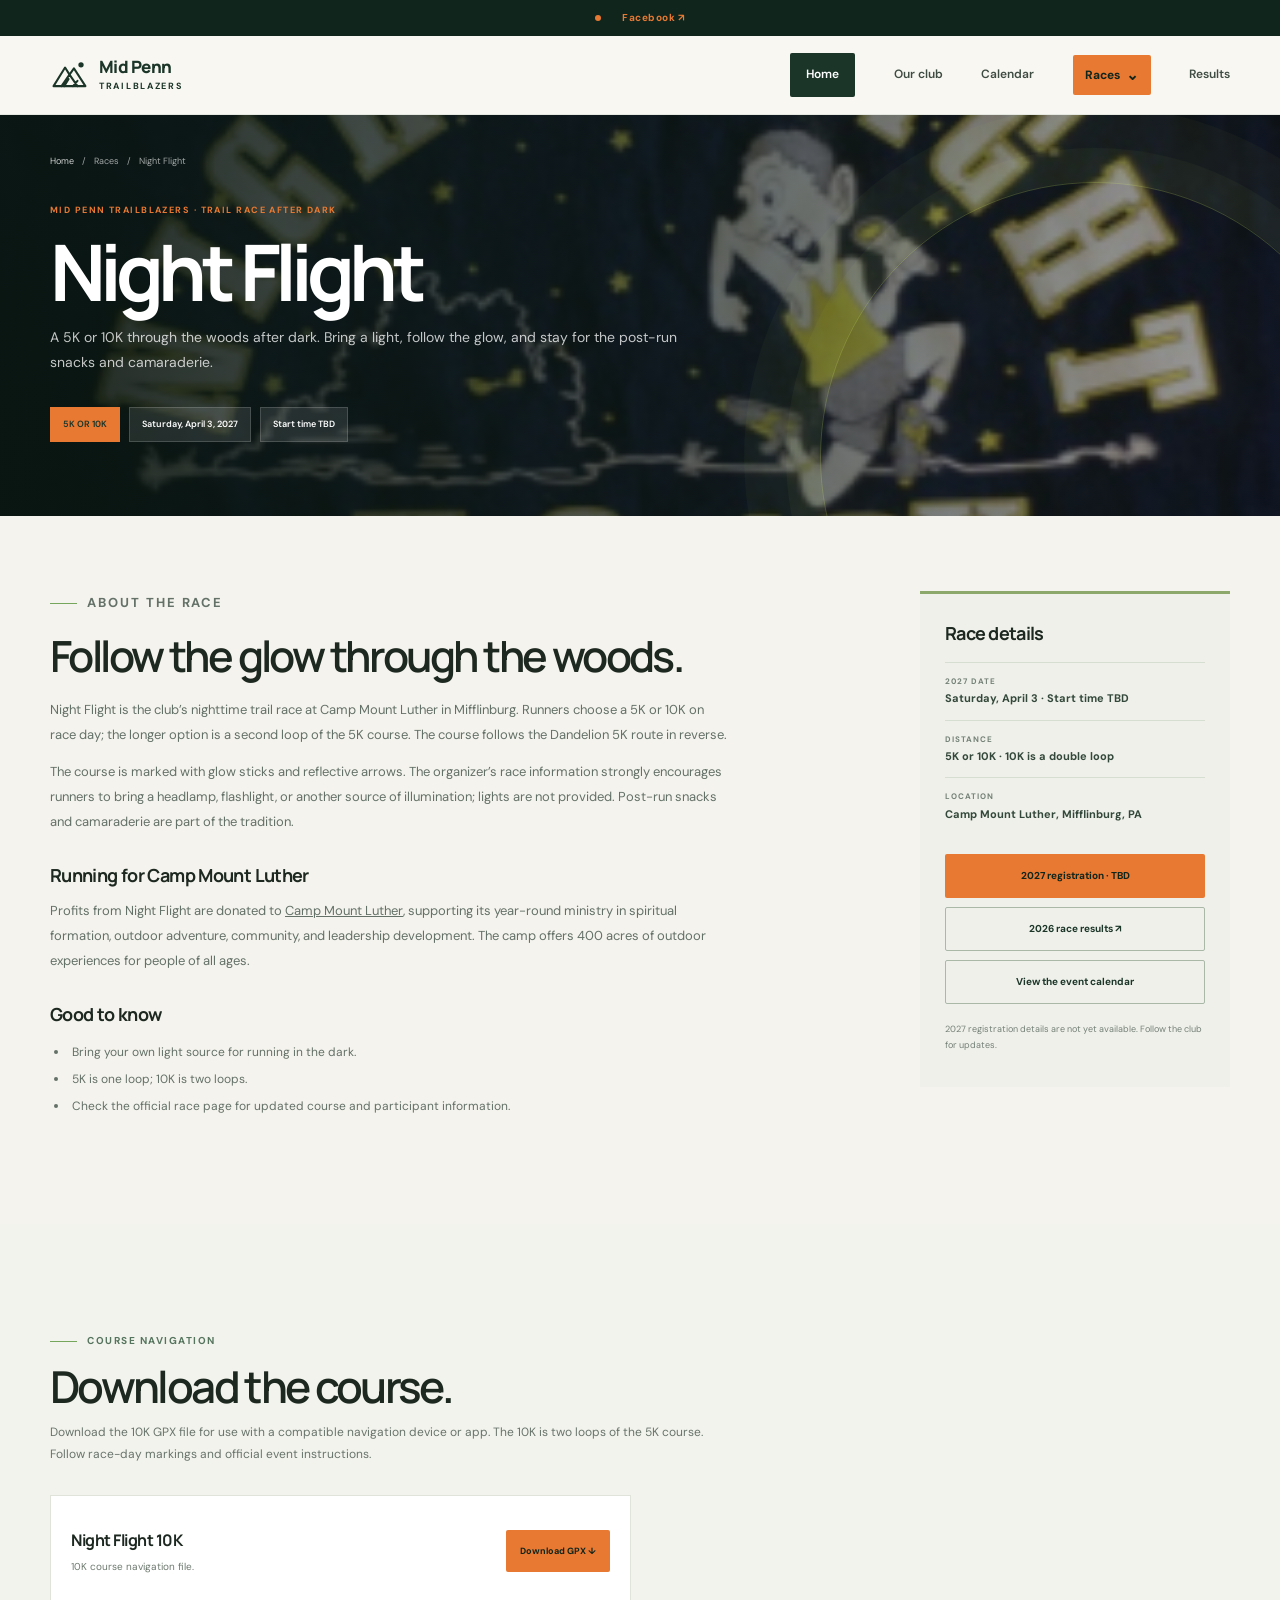
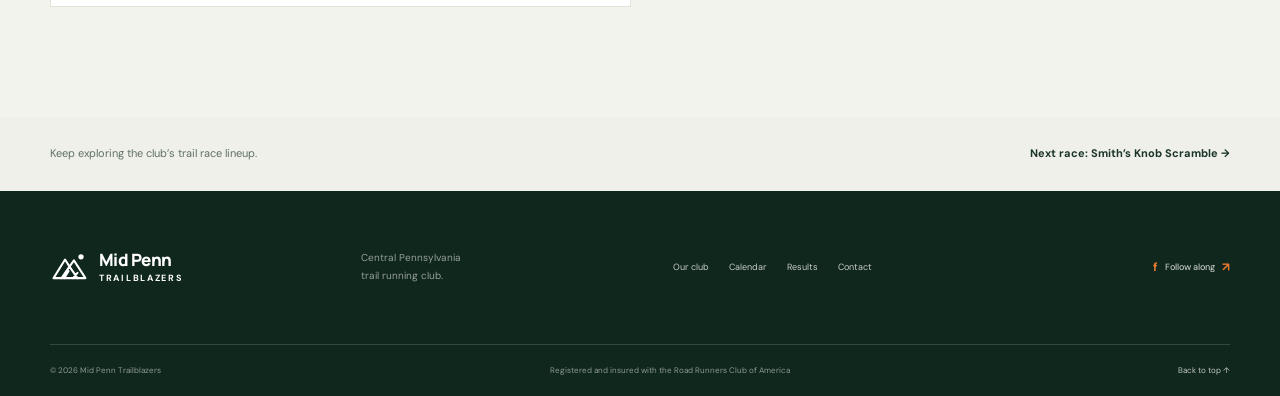
<file: races/night-flight.html>
<!doctype html>
<html lang="en">
  <head>
    <meta charset="utf-8" />
    <meta name="viewport" content="width=device-width, initial-scale=1" />
    <meta name="theme-color" content="#183a2b" />
    <meta
      name="description"
      content="Night Flight is Mid Penn Trailblazers’ 5K and 10K trail race after dark at Camp Mount Luther."
    />
    <title>Night Flight — Mid Penn Trailblazers</title>
    <link rel="preconnect" href="https://fonts.googleapis.com" />
    <link rel="preconnect" href="https://fonts.gstatic.com" crossorigin />
    <link
      href="https://fonts.googleapis.com/css2?family=DM+Sans:wght@400;500;600;700&family=Manrope:wght@400;500;600;700;800&display=swap"
      rel="stylesheet"
    />
    <link rel="stylesheet" href="../styles.css" />
    <script src="../script.js" defer></script>
  </head>
  <body class="race-page">
    <a class="skip-link" href="#main">Skip to content</a>
    <div class="announcement">
      <i aria-hidden="true"></i
      ><a
        href="https://www.facebook.com/groups/MidPennTrailblazers/"
        target="_blank"
        rel="noreferrer"
        >Facebook ↗</a
      >
    </div>
    <header class="site-header">
      <div class="wrap header-inner">
        <a
          class="brand"
          href="../index.html#top"
          aria-label="Mid Penn Trailblazers home"
          ><span class="brand-mark" aria-hidden="true"
            ><svg viewBox="0 0 44 44" fill="none">
              <path
                d="M4 34 17 13l5 8 5-7 13 20H4Z"
                stroke="currentColor"
                stroke-width="2.3"
                stroke-linejoin="round"
              />
              <path
                d="m13 34 9-13 9 13M21 26l-5 8m15-6-5 6"
                stroke="currentColor"
                stroke-width="2.3"
                stroke-linecap="round"
              />
              <circle cx="35" cy="10" r="3" fill="currentColor" /></svg></span
          ><span class="brand-words"
            ><strong>Mid Penn</strong><small>Trailblazers</small></span
          ></a
        ><button
          class="menu-toggle"
          aria-expanded="false"
          aria-controls="primary-nav"
          aria-label="Open navigation"
        >
          <span></span><span></span><span></span>
        </button>
        <nav class="site-nav" id="primary-nav" aria-label="Main navigation">
          <a class="nav-cta" href="../index.html">Home</a
          ><a href="../index.html#about">Our club</a
          ><a href="../calendar.html">Calendar</a>
          <div class="nav-dropdown">
            <button
              class="races-toggle"
              type="button"
              aria-expanded="false"
              aria-controls="race-submenu"
            >
              Races <span aria-hidden="true">⌄</span>
            </button>
            <div class="dropdown-menu" id="race-submenu">
              <a href="loops-of-hope.html">Loops of Hope</a
              ><a href="snow-fest.html">Snow Fest</a
              ><a href="night-flight.html" aria-current="page">Night Flight</a
              ><a href="smiths-knob-scramble.html">Smith’s Knob Scramble</a
              ><a href="dandelion-run.html">Dandelion Run</a
              ><a href="dam-half.html">Dam Half</a>
            </div>
          </div>
          <a href="../results.html">Results</a
          ><a class="nav-cta" href="../index.html#contact"
            >Come run with us <span>↗</span></a
          >
        </nav>
      </div>
    </header>
    <main id="main">
      <section class="race-hero race-hero--night-flight">
        <div class="wrap race-hero-inner">
          <nav class="race-breadcrumbs" aria-label="Breadcrumb">
            <a href="../index.html">Home</a><span>/</span><span>Races</span
            ><span>/</span><span aria-current="page">Night Flight</span>
          </nav>
          <p class="race-kicker">
            Mid Penn Trailblazers · Trail race after dark
          </p>
          <h1>Night Flight</h1>
          <p class="race-subtitle">
            A 5K or 10K through the woods after dark. Bring a light, follow the
            glow, and stay for the post-run snacks and camaraderie.
          </p>
          <div class="race-meta">
            <span>5K OR 10K</span><span>Saturday, April 3, 2027</span
            ><span>Start time TBD</span>
          </div>
        </div>
      </section>
      <section class="race-content">
        <div class="wrap race-content-grid">
          <article class="race-copy">
            <p class="eyebrow"><i></i>About the race</p>
            <h2>Follow the glow through the woods.</h2>
            <p>
              Night Flight is the club’s nighttime trail race at Camp Mount
              Luther in Mifflinburg. Runners choose a 5K or 10K on race day; the
              longer option is a second loop of the 5K course. The course
              follows the Dandelion 5K route in reverse.
            </p>
            <p>
              The course is marked with glow sticks and reflective arrows. The
              organizer’s race information strongly encourages runners to bring
              a headlamp, flashlight, or another source of illumination; lights
              are not provided. Post-run snacks and camaraderie are part of the
              tradition.
            </p>
            <h3>Running for Camp Mount Luther</h3>
            <p>
              Profits from Night Flight are donated to
              <a
                href="https://www.campmountluther.org/"
                target="_blank"
                rel="noreferrer"
                >Camp Mount Luther</a
              >, supporting its year-round ministry in spiritual formation,
              outdoor adventure, community, and leadership development. The camp
              offers 400 acres of outdoor experiences for people of all ages.
            </p>
            <h3>Good to know</h3>
            <ul>
              <li>Bring your own light source for running in the dark.</li>
              <li>5K is one loop; 10K is two loops.</li>
              <li>
                Check the official race page for updated course and participant
                information.
              </li>
            </ul>
          </article>
          <aside class="race-facts">
            <h2>Race details</h2>
            <div class="race-fact">
              <span>2027 date</span
              ><strong>Saturday, April 3 · Start time TBD</strong>
            </div>
            <div class="race-fact">
              <span>Distance</span
              ><strong>5K or 10K · 10K is a double loop</strong>
            </div>
            <div class="race-fact">
              <span>Location</span
              ><strong>Camp Mount Luther, Mifflinburg, PA</strong>
            </div>
            <div class="race-actions">
              <span class="button lime-button" aria-disabled="true"
                >2027 registration · TBD</span
              ><a
                class="button race-secondary"
                href="https://runsignup.com/Race/Results/Overview/46440"
                target="_blank"
                rel="noreferrer"
                >2026 race results ↗</a
              ><a class="button race-secondary" href="../calendar.html"
                >View the event calendar</a
              >
            </div>
            <p class="race-disclaimer">
              2027 registration details are not yet available. Follow the club
              for updates.
            </p>
          </aside>
        </div>
      </section>
      <section
        class="course-maps section-pad"
        aria-labelledby="course-maps-title"
      >
        <div class="wrap">
          <div class="course-maps-heading">
            <p class="eyebrow"><i></i>Course navigation</p>
            <h2 id="course-maps-title">Download the course.</h2>
            <p>
              Download the 10K GPX file for use with a compatible navigation
              device or app. The 10K is two loops of the 5K course. Follow
              race-day markings and official event instructions.
            </p>
          </div>
          <div class="course-map-grid">
            <article class="course-map-card">
              <div class="course-map-info">
                <div>
                  <h3>Night Flight 10K</h3>
                  <p>10K course navigation file.</p>
                </div>
                <a
                  class="button lime-button"
                  href="../assets/night-flight-10k.gpx"
                  download="night-flight-10k.gpx"
                  >Download GPX ↓</a
                >
              </div>
            </article>
          </div>
        </div>
      </section>
      <section class="race-more">
        <div class="wrap race-more-inner">
          <p>Keep exploring the club’s trail race lineup.</p>
          <a href="smiths-knob-scramble.html"
            >Next race: Smith’s Knob Scramble →</a
          >
        </div>
      </section>
    </main>
    <footer class="site-footer">
      <div class="wrap footer-main">
        <a
          class="brand footer-brand"
          href="../index.html#top"
          aria-label="Mid Penn Trailblazers home"
          ><span class="brand-mark" aria-hidden="true"
            ><svg viewBox="0 0 44 44" fill="none">
              <path
                d="M4 34 17 13l5 8 5-7 13 20H4Z"
                stroke="currentColor"
                stroke-width="2.3"
                stroke-linejoin="round"
              />
              <path
                d="m13 34 9-13 9 13M21 26l-5 8m15-6-5 6"
                stroke="currentColor"
                stroke-width="2.3"
                stroke-linecap="round"
              />
              <circle cx="35" cy="10" r="3" fill="currentColor" /></svg></span
          ><span class="brand-words"
            ><strong>Mid Penn</strong><small>Trailblazers</small></span
          ></a
        >
        <p>Central Pennsylvania<br />trail running club.</p>
        <nav class="footer-nav" aria-label="Footer navigation">
          <a href="../index.html#about">Our club</a
          ><a href="../calendar.html">Calendar</a
          ><a href="../results.html">Results</a
          ><a href="../index.html#contact">Contact</a>
        </nav>
        <a
          class="footer-social"
          href="https://www.facebook.com/groups/MidPennTrailblazers/"
          target="_blank"
          rel="noreferrer"
          >f <span>Follow along</span> ↗</a
        >
      </div>
      <div class="wrap footer-bottom">
        <span>© <span id="year">2026</span> Mid Penn Trailblazers</span
        ><span
          >Registered and insured with the Road Runners Club of America</span
        ><a href="#main">Back to top ↑</a>
      </div>
    </footer>
  </body>
</html>
</file>
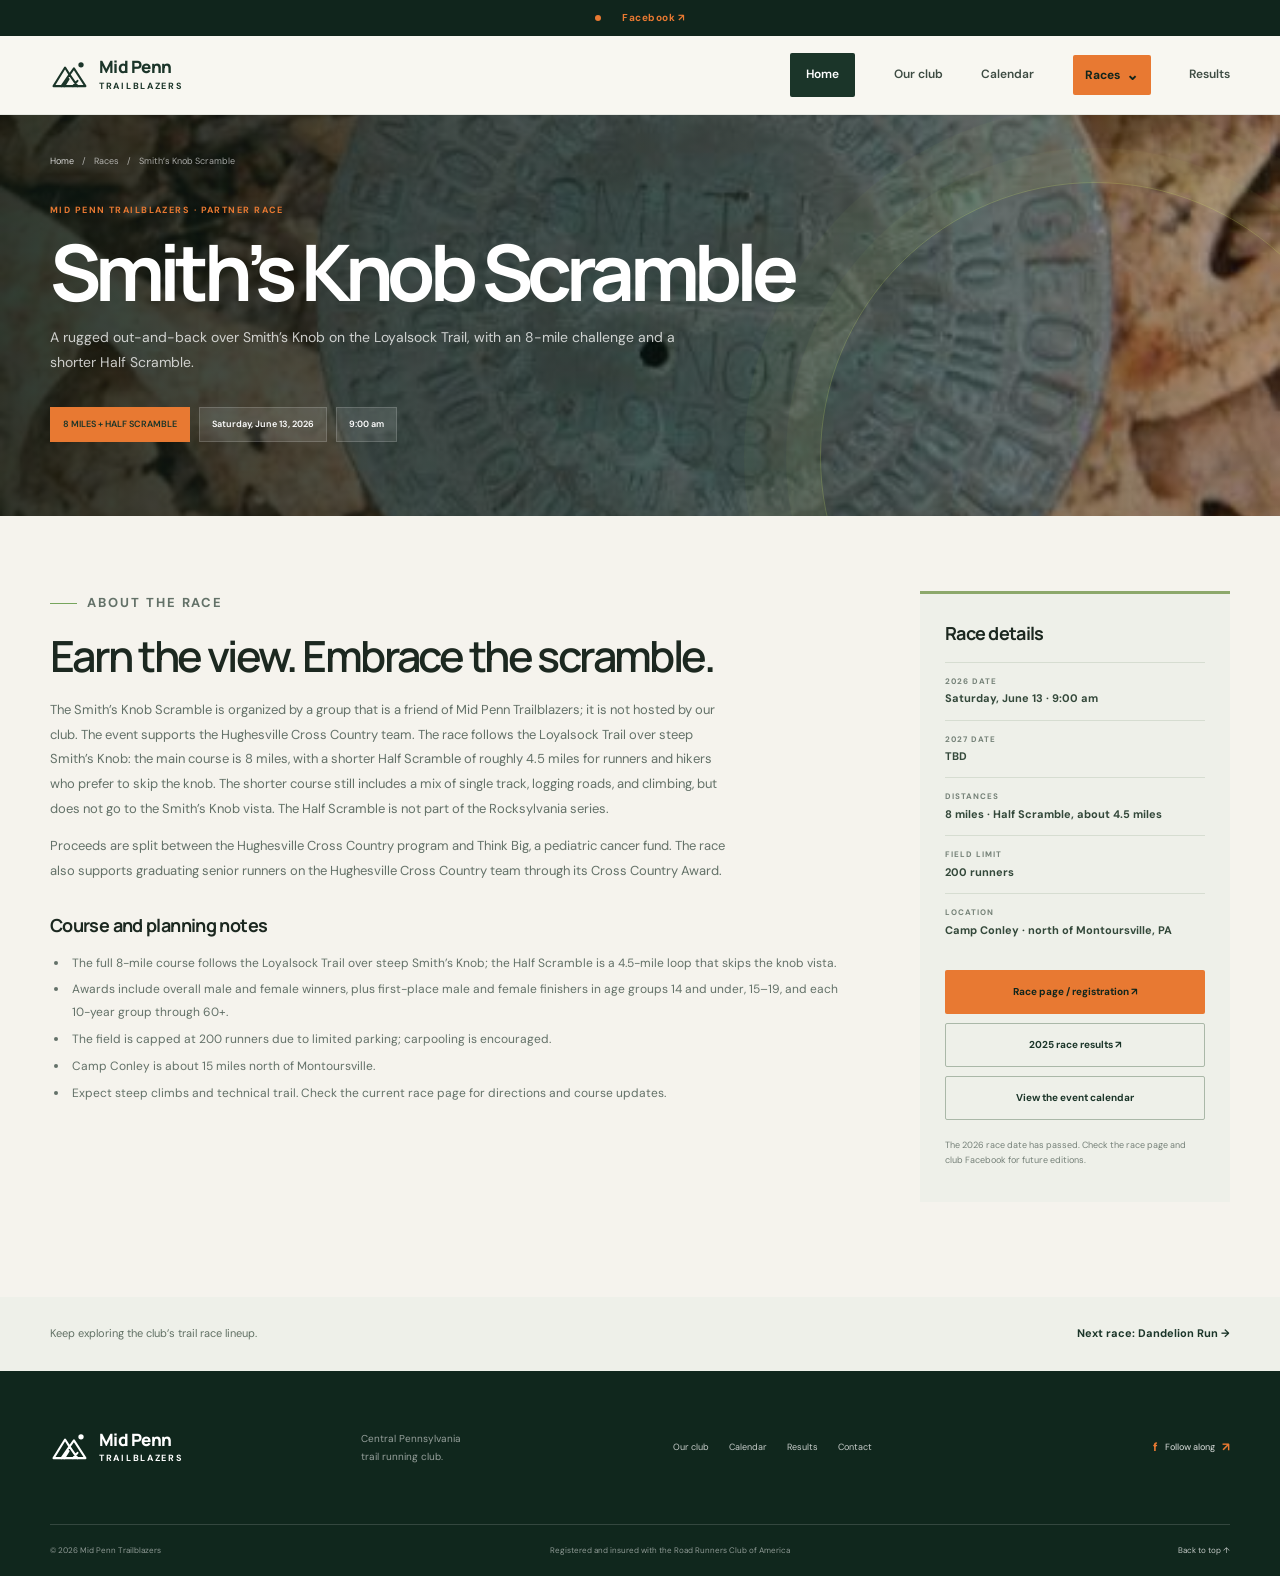
<file: races/smiths-knob-scramble.html>
<!doctype html>
<html lang="en">
  <head>
    <meta charset="utf-8" />
    <meta name="viewport" content="width=device-width, initial-scale=1" />
    <meta name="theme-color" content="#183a2b" />
    <meta
      name="description"
      content="Smith’s Knob Scramble: an 8-mile Loyalsock Trail race with a shorter, roughly 4.5-mile Half Scramble option."
    />
    <title>Smith’s Knob Scramble — Mid Penn Trailblazers</title>
    <link rel="preconnect" href="https://fonts.googleapis.com" />
    <link rel="preconnect" href="https://fonts.gstatic.com" crossorigin />
    <link
      href="https://fonts.googleapis.com/css2?family=DM+Sans:wght@400;500;600;700&family=Manrope:wght@400;500;600;700;800&display=swap"
      rel="stylesheet"
    />
    <link rel="stylesheet" href="../styles.css" />
    <script src="../script.js" defer></script>
  </head>
  <body class="race-page">
    <a class="skip-link" href="#main">Skip to content</a>
    <div class="announcement">
      <i aria-hidden="true"></i
      ><a
        href="https://www.facebook.com/groups/MidPennTrailblazers/"
        target="_blank"
        rel="noreferrer"
        >Facebook ↗</a
      >
    </div>
    <header class="site-header">
      <div class="wrap header-inner">
        <a
          class="brand"
          href="../index.html#top"
          aria-label="Mid Penn Trailblazers home"
          ><span class="brand-mark" aria-hidden="true"
            ><svg viewBox="0 0 44 44" fill="none">
              <path
                d="M4 34 17 13l5 8 5-7 13 20H4Z"
                stroke="currentColor"
                stroke-width="2.3"
                stroke-linejoin="round"
              />
              <path
                d="m13 34 9-13 9 13M21 26l-5 8m15-6-5 6"
                stroke="currentColor"
                stroke-width="2.3"
                stroke-linecap="round"
              />
              <circle cx="35" cy="10" r="3" fill="currentColor" /></svg></span
          ><span class="brand-words"
            ><strong>Mid Penn</strong><small>Trailblazers</small></span
          ></a
        ><button
          class="menu-toggle"
          aria-expanded="false"
          aria-controls="primary-nav"
          aria-label="Open navigation"
        >
          <span></span><span></span><span></span>
        </button>
        <nav class="site-nav" id="primary-nav" aria-label="Main navigation">
          <a class="nav-cta" href="../index.html">Home</a
          ><a href="../index.html#about">Our club</a
          ><a href="../calendar.html">Calendar</a>
          <div class="nav-dropdown">
            <button
              class="races-toggle"
              type="button"
              aria-expanded="false"
              aria-controls="race-submenu"
            >
              Races <span aria-hidden="true">⌄</span>
            </button>
            <div class="dropdown-menu" id="race-submenu">
              <a href="loops-of-hope.html">Loops of Hope</a
              ><a href="snow-fest.html">Snow Fest</a
              ><a href="night-flight.html">Night Flight</a
              ><a href="smiths-knob-scramble.html" aria-current="page"
                >Smith’s Knob Scramble</a
              ><a href="dandelion-run.html">Dandelion Run</a
              ><a href="dam-half.html">Dam Half</a>
            </div>
          </div>
          <a href="../results.html">Results</a
          ><a class="nav-cta" href="../index.html#contact"
            >Come run with us <span>↗</span></a
          >
        </nav>
      </div>
    </header>
    <main id="main">
      <section class="race-hero race-hero--smiths-knob">
        <div class="wrap race-hero-inner">
          <nav class="race-breadcrumbs" aria-label="Breadcrumb">
            <a href="../index.html">Home</a><span>/</span><span>Races</span
            ><span>/</span
            ><span aria-current="page">Smith’s Knob Scramble</span>
          </nav>
          <p class="race-kicker">Mid Penn Trailblazers · Partner race</p>
          <h1>Smith’s Knob Scramble</h1>
          <p class="race-subtitle">
            A rugged out-and-back over Smith’s Knob on the Loyalsock Trail, with
            an 8-mile challenge and a shorter Half Scramble.
          </p>
          <div class="race-meta">
            <span>8 MILES + HALF SCRAMBLE</span
            ><span>Saturday, June 13, 2026</span><span>9:00 am</span>
          </div>
        </div>
      </section>
      <section class="race-content">
        <div class="wrap race-content-grid">
          <article class="race-copy">
            <p class="eyebrow"><i></i>About the race</p>
            <h2>Earn the view. Embrace the scramble.</h2>
            <p>
              The Smith’s Knob Scramble is organized by a group that is a friend
              of Mid Penn Trailblazers; it is not hosted by our club. The event
              supports the Hughesville Cross Country team. The race follows the
              Loyalsock Trail over steep Smith’s Knob: the main course is 8
              miles, with a shorter Half Scramble of roughly 4.5 miles for
              runners and hikers who prefer to skip the knob. The shorter course
              still includes a mix of single track, logging roads, and climbing,
              but does not go to the Smith’s Knob vista. The Half Scramble is
              not part of the Rocksylvania series.
            </p>
            <p>
              Proceeds are split between the Hughesville Cross Country program
              and Think Big, a pediatric cancer fund. The race also supports
              graduating senior runners on the Hughesville Cross Country team
              through its Cross Country Award.
            </p>
            <h3>Course and planning notes</h3>
            <ul>
              <li>
                The full 8-mile course follows the Loyalsock Trail over steep
                Smith’s Knob; the Half Scramble is a 4.5-mile loop that skips
                the knob vista.
              </li>
              <li>
                Awards include overall male and female winners, plus first-place
                male and female finishers in age groups 14 and under, 15–19, and
                each 10-year group through 60+.
              </li>
              <li>
                The field is capped at 200 runners due to limited parking;
                carpooling is encouraged.
              </li>
              <li>Camp Conley is about 15 miles north of Montoursville.</li>
              <li>
                Expect steep climbs and technical trail. Check the current race
                page for directions and course updates.
              </li>
            </ul>
          </article>
          <aside class="race-facts">
            <h2>Race details</h2>
            <div class="race-fact">
              <span>2026 date</span><strong>Saturday, June 13 · 9:00 am</strong>
            </div>
            <div class="race-fact">
              <span>2027 date</span><strong>TBD</strong>
            </div>
            <div class="race-fact">
              <span>Distances</span
              ><strong>8 miles · Half Scramble, about 4.5 miles</strong>
            </div>
            <div class="race-fact">
              <span>Field limit</span><strong>200 runners</strong>
            </div>
            <div class="race-fact">
              <span>Location</span
              ><strong>Camp Conley · north of Montoursville, PA</strong>
            </div>
            <div class="race-actions">
              <a
                class="button lime-button"
                href="https://ultrasignup.com/register.aspx?did=136546"
                target="_blank"
                rel="noreferrer"
                >Race page / registration ↗</a
              ><a
                class="button race-secondary"
                href="https://ultrasignup.com/results_event.aspx?did=125575"
                target="_blank"
                rel="noreferrer"
                >2025 race results ↗</a
              ><a class="button race-secondary" href="../calendar.html"
                >View the event calendar</a
              >
            </div>
            <p class="race-disclaimer">
              The 2026 race date has passed. Check the race page and club
              Facebook for future editions.
            </p>
          </aside>
        </div>
      </section>
      <section class="race-more">
        <div class="wrap race-more-inner">
          <p>Keep exploring the club’s trail race lineup.</p>
          <a href="dandelion-run.html">Next race: Dandelion Run →</a>
        </div>
      </section>
    </main>
    <footer class="site-footer">
      <div class="wrap footer-main">
        <a
          class="brand footer-brand"
          href="../index.html#top"
          aria-label="Mid Penn Trailblazers home"
          ><span class="brand-mark" aria-hidden="true"
            ><svg viewBox="0 0 44 44" fill="none">
              <path
                d="M4 34 17 13l5 8 5-7 13 20H4Z"
                stroke="currentColor"
                stroke-width="2.3"
                stroke-linejoin="round"
              />
              <path
                d="m13 34 9-13 9 13M21 26l-5 8m15-6-5 6"
                stroke="currentColor"
                stroke-width="2.3"
                stroke-linecap="round"
              />
              <circle cx="35" cy="10" r="3" fill="currentColor" /></svg></span
          ><span class="brand-words"
            ><strong>Mid Penn</strong><small>Trailblazers</small></span
          ></a
        >
        <p>Central Pennsylvania<br />trail running club.</p>
        <nav class="footer-nav" aria-label="Footer navigation">
          <a href="../index.html#about">Our club</a
          ><a href="../calendar.html">Calendar</a
          ><a href="../results.html">Results</a
          ><a href="../index.html#contact">Contact</a>
        </nav>
        <a
          class="footer-social"
          href="https://www.facebook.com/groups/MidPennTrailblazers/"
          target="_blank"
          rel="noreferrer"
          >f <span>Follow along</span> ↗</a
        >
      </div>
      <div class="wrap footer-bottom">
        <span>© <span id="year">2026</span> Mid Penn Trailblazers</span
        ><span
          >Registered and insured with the Road Runners Club of America</span
        ><a href="#main">Back to top ↑</a>
      </div>
    </footer>
  </body>
</html>
</file>
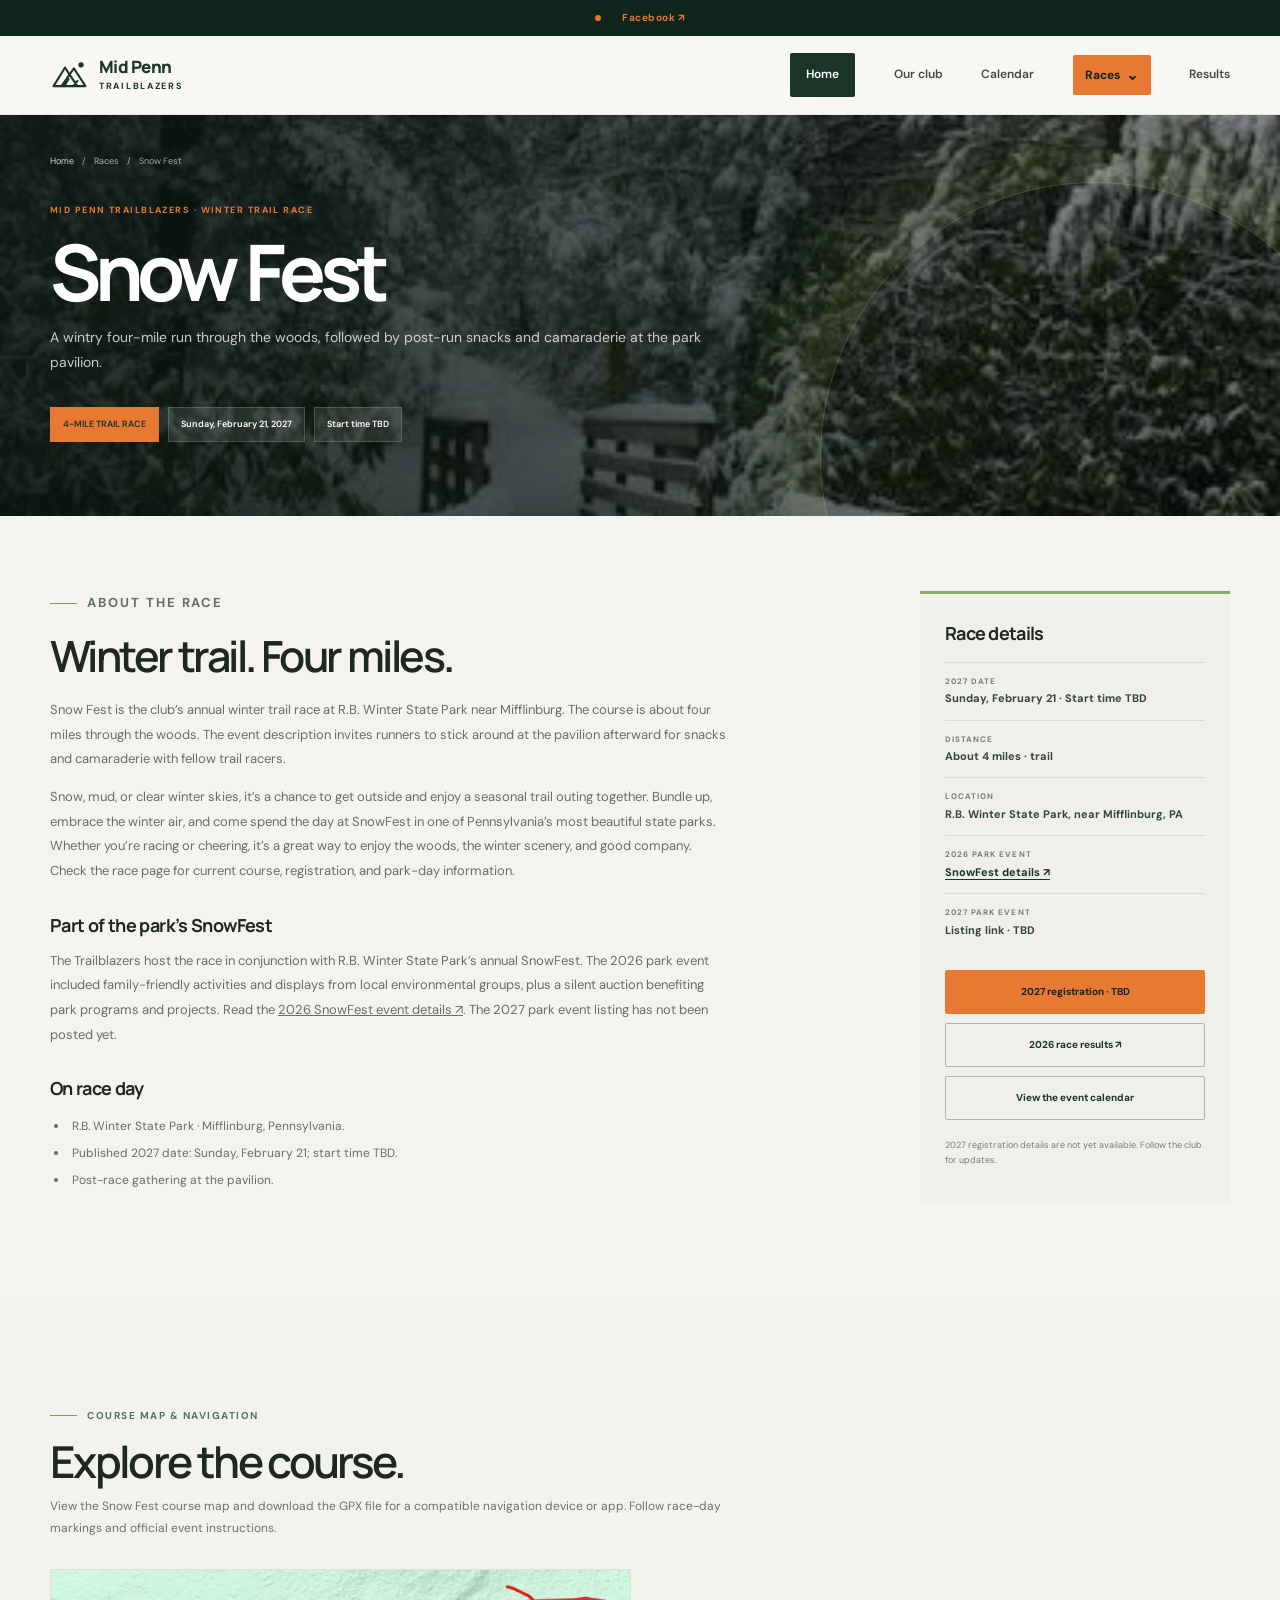
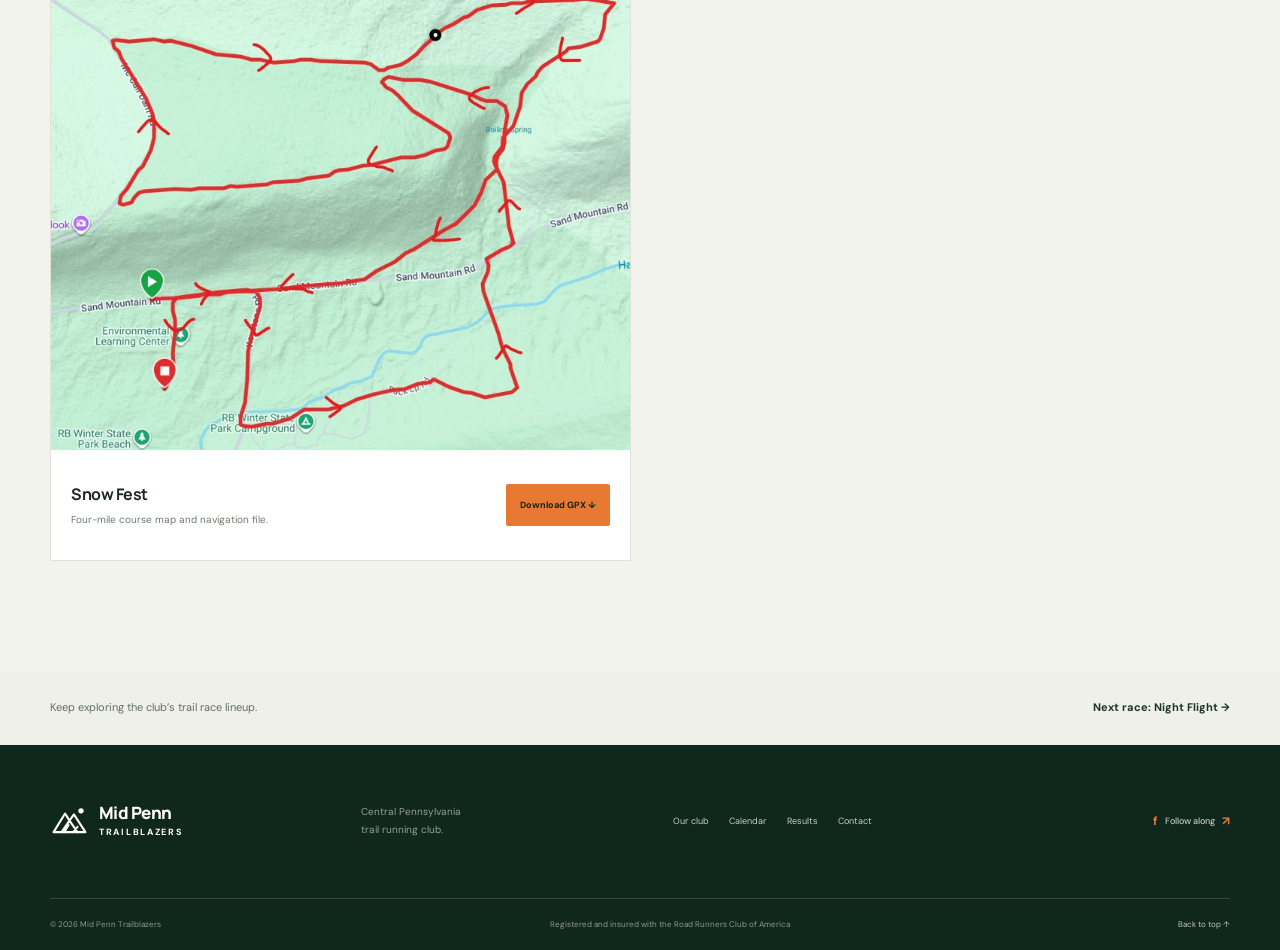
<file: races/snow-fest.html>
<!doctype html>
<html lang="en">
  <head>
    <meta charset="utf-8" />
    <meta name="viewport" content="width=device-width, initial-scale=1" />
    <meta name="theme-color" content="#183a2b" />
    <meta
      name="description"
      content="Snow Fest is Mid Penn Trailblazers’ annual four-mile winter trail race at R.B. Winter State Park."
    />
    <title>Snow Fest — Mid Penn Trailblazers</title>
    <link rel="preconnect" href="https://fonts.googleapis.com" />
    <link rel="preconnect" href="https://fonts.gstatic.com" crossorigin />
    <link
      href="https://fonts.googleapis.com/css2?family=DM+Sans:wght@400;500;600;700&family=Manrope:wght@400;500;600;700;800&display=swap"
      rel="stylesheet"
    />
    <link rel="stylesheet" href="../styles.css" />
    <script src="../script.js" defer></script>
  </head>
  <body class="race-page">
    <a class="skip-link" href="#main">Skip to content</a>
    <div class="announcement">
      <i aria-hidden="true"></i
      ><a
        href="https://www.facebook.com/groups/MidPennTrailblazers/"
        target="_blank"
        rel="noreferrer"
        >Facebook ↗</a
      >
    </div>
    <header class="site-header">
      <div class="wrap header-inner">
        <a
          class="brand"
          href="../index.html#top"
          aria-label="Mid Penn Trailblazers home"
          ><span class="brand-mark" aria-hidden="true"
            ><svg viewBox="0 0 44 44" fill="none">
              <path
                d="M4 34 17 13l5 8 5-7 13 20H4Z"
                stroke="currentColor"
                stroke-width="2.3"
                stroke-linejoin="round"
              />
              <path
                d="m13 34 9-13 9 13M21 26l-5 8m15-6-5 6"
                stroke="currentColor"
                stroke-width="2.3"
                stroke-linecap="round"
              />
              <circle cx="35" cy="10" r="3" fill="currentColor" /></svg></span
          ><span class="brand-words"
            ><strong>Mid Penn</strong><small>Trailblazers</small></span
          ></a
        ><button
          class="menu-toggle"
          aria-expanded="false"
          aria-controls="primary-nav"
          aria-label="Open navigation"
        >
          <span></span><span></span><span></span>
        </button>
        <nav class="site-nav" id="primary-nav" aria-label="Main navigation">
          <a class="nav-cta" href="../index.html">Home</a
          ><a href="../index.html#about">Our club</a
          ><a href="../calendar.html">Calendar</a>
          <div class="nav-dropdown">
            <button
              class="races-toggle"
              type="button"
              aria-expanded="false"
              aria-controls="race-submenu"
            >
              Races <span aria-hidden="true">⌄</span>
            </button>
            <div class="dropdown-menu" id="race-submenu">
              <a href="loops-of-hope.html">Loops of Hope</a
              ><a href="snow-fest.html" aria-current="page">Snow Fest</a
              ><a href="night-flight.html">Night Flight</a
              ><a href="smiths-knob-scramble.html">Smith’s Knob Scramble</a
              ><a href="dandelion-run.html">Dandelion Run</a
              ><a href="dam-half.html">Dam Half</a>
            </div>
          </div>
          <a href="../results.html">Results</a
          ><a class="nav-cta" href="../index.html#contact"
            >Come run with us <span>↗</span></a
          >
        </nav>
      </div>
    </header>
    <main id="main">
      <section class="race-hero race-hero--snow-fest">
        <div class="wrap race-hero-inner">
          <nav class="race-breadcrumbs" aria-label="Breadcrumb">
            <a href="../index.html">Home</a><span>/</span><span>Races</span
            ><span>/</span><span aria-current="page">Snow Fest</span>
          </nav>
          <p class="race-kicker">Mid Penn Trailblazers · Winter trail race</p>
          <h1>Snow Fest</h1>
          <p class="race-subtitle">
            A wintry four-mile run through the woods, followed by post-run
            snacks and camaraderie at the park pavilion.
          </p>
          <div class="race-meta">
            <span>4-MILE TRAIL RACE</span><span>Sunday, February 21, 2027</span
            ><span>Start time TBD</span>
          </div>
        </div>
      </section>
      <section class="race-content">
        <div class="wrap race-content-grid">
          <article class="race-copy">
            <p class="eyebrow"><i></i>About the race</p>
            <h2>Winter trail. Four miles.</h2>
            <p>
              Snow Fest is the club’s annual winter trail race at R.B. Winter
              State Park near Mifflinburg. The course is about four miles
              through the woods. The event description invites runners to stick
              around at the pavilion afterward for snacks and camaraderie with
              fellow trail racers.
            </p>
            <p>
              Snow, mud, or clear winter skies, it’s a chance to get outside and
              enjoy a seasonal trail outing together. Bundle up, embrace the
              winter air, and come spend the day at SnowFest in one of
              Pennsylvania’s most beautiful state parks. Whether you’re racing
              or cheering, it’s a great way to enjoy the woods, the winter
              scenery, and good company. Check the race page for current course,
              registration, and park-day information.
            </p>
            <h3>Part of the park’s SnowFest</h3>
            <p>
              The Trailblazers host the race in conjunction with R.B. Winter
              State Park’s annual SnowFest. The 2026 park event included
              family-friendly activities and displays from local environmental
              groups, plus a silent auction benefiting park programs and
              projects. Read the
              <a
                href="https://events.dcnr.pa.gov/event/snowfest-2026"
                target="_blank"
                rel="noreferrer"
                >2026 SnowFest event details ↗</a
              >. The 2027 park event listing has not been posted yet.
            </p>
            <h3>On race day</h3>
            <ul>
              <li>R.B. Winter State Park · Mifflinburg, Pennsylvania.</li>
              <li>Published 2027 date: Sunday, February 21; start time TBD.</li>
              <li>Post-race gathering at the pavilion.</li>
            </ul>
          </article>
          <aside class="race-facts">
            <h2>Race details</h2>
            <div class="race-fact">
              <span>2027 date</span
              ><strong>Sunday, February 21 · Start time TBD</strong>
            </div>
            <div class="race-fact">
              <span>Distance</span><strong>About 4 miles · trail</strong>
            </div>
            <div class="race-fact">
              <span>Location</span
              ><strong>R.B. Winter State Park, near Mifflinburg, PA</strong>
            </div>
            <div class="race-fact">
              <span>2026 park event</span>
              <strong
                ><a
                  class="race-inline-link"
                  href="https://events.dcnr.pa.gov/event/snowfest-2026"
                  target="_blank"
                  rel="noreferrer"
                  >SnowFest details ↗</a
                ></strong
              >
            </div>
            <div class="race-fact">
              <span>2027 park event</span>
              <strong>Listing link · TBD</strong>
            </div>
            <div class="race-actions">
              <span class="button lime-button" aria-disabled="true"
                >2027 registration · TBD</span
              ><a
                class="button race-secondary"
                href="https://runsignup.com/Race/Results/Simple/54721#resultSetId-629282;perpage:100"
                target="_blank"
                rel="noreferrer"
                >2026 race results ↗</a
              ><a class="button race-secondary" href="../calendar.html"
                >View the event calendar</a
              >
            </div>
            <p class="race-disclaimer">
              2027 registration details are not yet available. Follow the club
              for updates.
            </p>
          </aside>
        </div>
      </section>
      <section
        class="course-maps section-pad"
        aria-labelledby="course-maps-title"
      >
        <div class="wrap">
          <div class="course-maps-heading">
            <p class="eyebrow"><i></i>Course map &amp; navigation</p>
            <h2 id="course-maps-title">Explore the course.</h2>
            <p>
              View the Snow Fest course map and download the GPX file for a
              compatible navigation device or app. Follow race-day markings
              and official event instructions.
            </p>
          </div>
          <div class="course-map-grid">
            <article class="course-map-card">
              <a
                class="course-map-image"
                href="../assets/snow-fest-course.jpg"
                target="_blank"
                rel="noreferrer"
                ><img
                  src="../assets/snow-fest-course.jpg"
                  alt="Map of the Snow Fest trail race course at R.B. Winter State Park"
                  loading="lazy"
              /></a>
              <div class="course-map-info">
                <div>
                  <h3>Snow Fest</h3>
                  <p>Four-mile course map and navigation file.</p>
                </div>
                <a
                  class="button lime-button"
                  href="../assets/snow-fest.gpx"
                  download="snow-fest.gpx"
                  >Download GPX ↓</a
                >
              </div>
            </article>
          </div>
        </div>
      </section>
      <section class="race-more">
        <div class="wrap race-more-inner">
          <p>Keep exploring the club’s trail race lineup.</p>
          <a href="night-flight.html">Next race: Night Flight →</a>
        </div>
      </section>
    </main>
    <footer class="site-footer">
      <div class="wrap footer-main">
        <a
          class="brand footer-brand"
          href="../index.html#top"
          aria-label="Mid Penn Trailblazers home"
          ><span class="brand-mark" aria-hidden="true"
            ><svg viewBox="0 0 44 44" fill="none">
              <path
                d="M4 34 17 13l5 8 5-7 13 20H4Z"
                stroke="currentColor"
                stroke-width="2.3"
                stroke-linejoin="round"
              />
              <path
                d="m13 34 9-13 9 13M21 26l-5 8m15-6-5 6"
                stroke="currentColor"
                stroke-width="2.3"
                stroke-linecap="round"
              />
              <circle cx="35" cy="10" r="3" fill="currentColor" /></svg></span
          ><span class="brand-words"
            ><strong>Mid Penn</strong><small>Trailblazers</small></span
          ></a
        >
        <p>Central Pennsylvania<br />trail running club.</p>
        <nav class="footer-nav" aria-label="Footer navigation">
          <a href="../index.html#about">Our club</a
          ><a href="../calendar.html">Calendar</a
          ><a href="../results.html">Results</a
          ><a href="../index.html#contact">Contact</a>
        </nav>
        <a
          class="footer-social"
          href="https://www.facebook.com/groups/MidPennTrailblazers/"
          target="_blank"
          rel="noreferrer"
          >f <span>Follow along</span> ↗</a
        >
      </div>
      <div class="wrap footer-bottom">
        <span>© <span id="year">2026</span> Mid Penn Trailblazers</span
        ><span
          >Registered and insured with the Road Runners Club of America</span
        ><a href="#main">Back to top ↑</a>
      </div>
    </footer>
  </body>
</html>
</file>
<file: styles.css>
.site-nav > a.nav-cta[href$="#contact"] {
  display: none;
}
:root {
  --forest: #1b3529;
  --deep: #10251c;
  --lime: #e87932;
  --paper: #f5f3ed;
  --ink: #1c2820;
  --muted: #687168;
  --line: #d7d9cf;
  --display: "Manrope", sans-serif;
  --body: "DM Sans", sans-serif;
}
*,
*::before,
*::after {
  box-sizing: border-box;
}
html {
  scroll-behavior: smooth;
  scroll-padding-top: 90px;
}
body {
  margin: 0;
  color: var(--ink);
  background: var(--paper);
  font: 16px/1.6 var(--body);
  -webkit-font-smoothing: antialiased;
}
a {
  color: inherit;
}
a:focus-visible,
button:focus-visible {
  outline: 3px solid #699d45;
  outline-offset: 4px;
}
.wrap {
  width: min(1180px, calc(100% - 64px));
  margin-inline: auto;
}
.skip-link {
  position: fixed;
  z-index: 30;
  top: 12px;
  left: 12px;
  padding: 10px 16px;
  color: #fff;
  background: var(--forest);
  transform: translateY(-150%);
}
.skip-link:focus {
  transform: translateY(0);
}
.announcement {
  min-height: 36px;
  padding: 7px 20px;
  display: flex;
  justify-content: center;
  align-items: center;
  gap: 9px;
  color: #f3f5ec;
  background: var(--deep);
  font-size: 10px;
  letter-spacing: 0.05em;
}
.announcement i {
  width: 6px;
  height: 6px;
  border-radius: 50%;
  background: var(--lime);
}
.announcement a {
  margin-left: 12px;
  color: var(--lime);
  font-weight: 700;
  text-decoration: none;
}
.site-header {
  position: sticky;
  z-index: 20;
  top: 0;
  background: rgba(248, 247, 241, 0.96);
  border-bottom: 1px solid rgba(24, 58, 43, 0.08);
  backdrop-filter: blur(14px);
}
.header-inner {
  min-height: 78px;
  display: flex;
  align-items: center;
  justify-content: space-between;
}
.brand {
  display: inline-flex;
  align-items: center;
  gap: 10px;
  color: var(--forest);
  text-decoration: none;
}
.brand-mark {
  width: 39px;
  height: 39px;
  display: grid;
  place-items: center;
}
.brand-mark svg {
  width: 100%;
  height: 100%;
}
.brand-words {
  display: grid;
  line-height: 1.03;
  font-family: var(--display);
  letter-spacing: -0.035em;
}
.brand-words strong {
  font-size: 17px;
  font-weight: 800;
}
.brand-words small {
  margin-top: 4px;
  font: 700 9px var(--body);
  letter-spacing: 0.19em;
  text-transform: uppercase;
}
.site-nav {
  display: flex;
  align-items: center;
  gap: clamp(20px, 3vw, 42px);
}
.site-nav > a {
  color: #3e4c43;
  font-size: 12px;
  font-weight: 600;
  text-decoration: none;
}
.site-nav > a:hover,
.footer-nav a:hover {
  color: #67934c;
}
.site-nav .nav-cta {
  padding: 12px 16px;
  color: #fff;
  background: var(--forest);
  border-radius: 2px;
}
.nav-cta span {
  margin-left: 8px;
}
.menu-toggle {
  display: none;
}
.hero {
  position: relative;
  min-height: max(570px, min(690px, calc(100svh - 114px)));
  display: flex;
  align-items: center;
  overflow: hidden;
  color: #fff;
  background: var(--deep);
}
.hero-image,
.hero-shade,
.contact-image,
.contact-shade {
  position: absolute;
  inset: 0;
}
.hero-image {
  background: url("assets/forest-trail.jpg") center 48% / cover;
}
.hero-shade {
  background:
    linear-gradient(
      90deg,
      rgba(11, 34, 23, 0.86),
      rgba(14, 38, 27, 0.58) 45%,
      rgba(14, 38, 27, 0.12)
    ),
    linear-gradient(0deg, rgba(11, 34, 23, 0.34), transparent 38%);
}
.hero-content {
  position: relative;
  z-index: 1;
  padding: 92px 0 100px;
}
.eyebrow {
  margin: 0 0 20px;
  display: flex;
  align-items: center;
  gap: 10px;
  color: #55745e;
  font-size: 10px;
  font-weight: 700;
  letter-spacing: 0.15em;
  line-height: 1.4;
  text-transform: uppercase;
}
.eyebrow i {
  width: 27px;
  height: 1px;
  background: #76a55c;
}
.eyebrow.light {
  color: rgba(255, 255, 255, 0.8);
}
.eyebrow.light i {
  background: var(--lime);
}
h1,
h2,
h3,
h4,
p {
  margin-top: 0;
}
h1,
h2,
h3,
h4 {
  font-family: var(--display);
}
.hero h1 {
  margin: 0;
  font-size: clamp(70px, 10.5vw, 138px);
  font-weight: 700;
  letter-spacing: -0.085em;
  line-height: 0.91;
}
.hero h1 em,
h2 em {
  font-weight: 500;
}
.hero h1 em,
.results h2 em,
.contact h2 em {
  color: var(--lime);
}
.hero-intro {
  max-width: 440px;
  margin: 28px 0;
  color: rgba(255, 255, 255, 0.86);
  font-size: 15px;
  line-height: 1.8;
}
.hero-actions {
  display: flex;
  align-items: center;
  gap: 28px;
}
.button {
  min-height: 48px;
  padding: 0 20px;
  display: inline-flex;
  align-items: center;
  justify-content: center;
  gap: 15px;
  border: 1px solid transparent;
  border-radius: 2px;
  font-size: 11px;
  font-weight: 700;
  text-decoration: none;
  transition:
    transform 0.2s,
    background 0.2s,
    color 0.2s;
}
.button:hover {
  transform: translateY(-2px);
}
.lime-button {
  color: var(--deep);
  background: var(--lime);
}
.lime-button:hover {
  background: #e6ff8a;
}
.text-link {
  display: inline-flex;
  align-items: center;
  gap: 11px;
  color: var(--forest);
  font-size: 12px;
  font-weight: 700;
  text-decoration: none;
}
.light-link {
  color: #fff;
}
.hero-badge {
  position: absolute;
  right: max(8%, calc((100vw - 1180px) / 2));
  bottom: 67px;
  width: 112px;
  height: 112px;
  display: grid;
  place-items: center;
  color: var(--forest);
  background: var(--lime);
  border-radius: 50%;
}
.hero-badge svg {
  position: absolute;
  width: 100%;
  animation: spin 32s linear infinite;
}
.hero-badge text {
  fill: var(--forest);
  font: 700 7.7px var(--body);
  letter-spacing: 1.7px;
}
.hero-badge b {
  font-size: 34px;
  font-weight: 400;
}
.hero-caption {
  position: absolute;
  bottom: 20px;
  left: max(32px, calc((100vw - 1180px) / 2));
  display: flex;
  gap: 11px;
  align-items: center;
  color: rgba(255, 255, 255, 0.78);
  font-size: 9px;
  letter-spacing: 0.1em;
  text-decoration: none;
  text-transform: uppercase;
}
.hero-caption span {
  color: var(--lime);
}
@keyframes spin {
  to {
    transform: rotate(360deg);
  }
}
.section-pad {
  padding: 110px 0;
}
.intro-grid {
  display: grid;
  grid-template-columns: 1fr;
  align-items: start;
}
.intro-label {
  padding-top: 9px;
}
.aside-note {
  margin-top: 82px;
  color: #8a958b;
  font: 12px/1.7 var(--display);
}
.intro h2,
.section-heading h2 {
  margin: 0 0 24px;
  font-size: clamp(34px, 4.1vw, 54px);
  font-weight: 600;
  letter-spacing: -0.065em;
  line-height: 1.13;
}
.intro h2 em,
.section-heading h2 em {
  color: #64844f;
}
.intro-copy > p {
  max-width: none;
  margin-bottom: 16px;
  color: #657168;
  font-size: 14px;
  line-height: 1.9;
}
.intro-copy .text-link {
  margin-top: 10px;
}
.club-stamp {
  justify-self: end;
  width: 140px;
  aspect-ratio: 1;
  margin-top: 30px;
  display: flex;
  flex-direction: column;
  align-items: center;
  justify-content: center;
  color: var(--forest);
  border: 1px solid #bbcbb5;
  border-radius: 50%;
  transform: rotate(8deg);
}
.club-stamp small {
  font-size: 7px;
  font-weight: 700;
  letter-spacing: 0.16em;
}
.club-stamp strong {
  margin: 1px 0;
  font: 800 27px var(--display);
  letter-spacing: -0.07em;
}
.club-stamp svg {
  width: 70px;
  height: 24px;
  margin-top: 4px;
  fill: none;
  stroke: currentColor;
  stroke-width: 1.6;
}
.next-run {
  color: #fff;
  background: var(--forest);
}
.next-run-inner {
  min-height: 180px;
  display: grid;
  grid-template-columns: 64px 1fr auto;
  gap: 27px;
  align-items: center;
}
.run-icon {
  width: 55px;
  height: 55px;
  display: grid;
  place-items: center;
  color: var(--forest);
  background: var(--lime);
  border-radius: 50%;
  font-size: 27px;
}
.next-run .eyebrow {
  margin-bottom: 9px;
}
.next-run h2 {
  margin-bottom: 6px;
  font-size: clamp(21px, 2.5vw, 30px);
  font-weight: 600;
  letter-spacing: -0.045em;
}
.next-run h2 span {
  color: var(--lime);
}
.next-run-inner > div:nth-child(2) > p:last-child {
  margin: 0;
  color: rgba(255, 255, 255, 0.72);
  font-size: 12px;
}
.outline-button {
  color: #fff;
  border-color: rgba(255, 255, 255, 0.43);
}
.outline-button:hover {
  color: var(--forest);
  background: #fff;
}
.events {
  background: #f2f3ec;
}
.section-heading {
  margin-bottom: 47px;
  display: grid;
  grid-template-columns: 1.2fr 0.8fr;
  gap: 70px;
  align-items: end;
}
.section-heading .eyebrow {
  margin-bottom: 17px;
}
.section-heading h2 {
  margin-bottom: 0;
}
.section-heading > p {
  max-width: 390px;
  margin: 0 0 4px auto;
  color: #68746c;
  font-size: 13px;
  line-height: 1.85;
}
.featured-event {
  min-height: 176px;
  padding: 30px 37px;
  display: grid;
  grid-template-columns: 85px 1fr 48px;
  gap: 28px;
  align-items: center;
  color: #fff;
  background: var(--forest);
}
.featured-date {
  display: flex;
  flex-direction: column;
  align-items: flex-start;
  color: var(--lime);
  line-height: 1;
}
.featured-date span {
  font-size: 9px;
  font-weight: 700;
  letter-spacing: 0.17em;
}
.featured-date strong {
  margin: 3px 0 6px;
  font: 500 44px var(--display);
  letter-spacing: -0.08em;
}
.pill {
  display: inline-flex;
  padding: 5px 8px;
  color: #506454;
  background: #e5eae1;
  font-size: 8px;
  font-weight: 700;
  letter-spacing: 0.1em;
  line-height: 1;
}
.pill-lime {
  color: var(--forest);
  background: var(--lime);
}
.featured-event .pill {
  margin-bottom: 11px;
}
.featured-event h3 {
  margin: 0 0 8px;
  font-size: clamp(20px, 2.4vw, 29px);
  font-weight: 600;
  letter-spacing: -0.045em;
}
.featured-event p {
  max-width: 600px;
  margin: 0;
  color: rgba(255, 255, 255, 0.73);
  font-size: 11px;
  line-height: 1.8;
}
.circle-link {
  width: 43px;
  height: 43px;
  display: grid;
  place-items: center;
  color: var(--forest);
  background: var(--lime);
  border-radius: 50%;
  text-decoration: none;
  font-size: 19px;
  transition: transform 0.2s;
}
.circle-link:hover {
  transform: rotate(45deg);
}
.fun-run-grid {
  margin: 14px 0 76px;
  display: grid;
  grid-template-columns: repeat(3, 1fr);
  gap: 14px;
}
.fun-run-card {
  min-height: 168px;
  padding: 22px 23px;
  background: #fff;
}
.fun-run-card small {
  color: #70826f;
  font-size: 8px;
  font-weight: 700;
  letter-spacing: 0.14em;
}
.fun-run-card h3 {
  margin: 9px 0 5px;
  font-size: 16px;
  font-weight: 700;
  letter-spacing: -0.035em;
}
.fun-run-card p {
  min-height: 36px;
  margin-bottom: 8px;
  color: #69756c;
  font-size: 10px;
  line-height: 1.7;
}
.fun-run-card > b {
  color: #6b8c50;
  font-size: 9px;
}
.race-heading {
  margin-bottom: 17px;
  display: flex;
  justify-content: space-between;
  align-items: end;
  gap: 30px;
}
.race-heading .eyebrow {
  margin-bottom: 7px;
}
.race-heading h3 {
  margin: 0;
  font-size: 24px;
  font-weight: 600;
  letter-spacing: -0.05em;
}
.race-heading > p {
  max-width: 410px;
  margin: 0 0 3px;
  color: #718077;
  font-size: 10px;
  line-height: 1.7;
}
.race-list {
  border-top: 1px solid #d8dfd4;
}
.race-row {
  min-height: 92px;
  padding: 16px 5px;
  display: grid;
  grid-template-columns: 63px 1fr auto;
  gap: 23px;
  align-items: center;
  border-bottom: 1px solid #d8dfd4;
}
.race-date {
  display: flex;
  flex-direction: column;
  align-items: center;
  color: #658158;
  line-height: 1.03;
}
.race-date span {
  font-size: 8px;
  font-weight: 700;
  letter-spacing: 0.14em;
}
.race-date strong {
  margin-top: 3px;
  font: 600 24px var(--display);
  letter-spacing: -0.07em;
}
.race-row h4 {
  margin: 0 0 2px;
  font-size: 15px;
  font-weight: 700;
  letter-spacing: -0.025em;
}
.race-row p {
  margin: 0;
  color: #79847b;
  font-size: 10px;
}
.race-action {
  display: flex;
  align-items: center;
  gap: 18px;
}
.race-action a {
  color: var(--forest);
  font-size: 10px;
  font-weight: 700;
  text-decoration: none;
  white-space: nowrap;
}
.race-action a:hover {
  text-decoration: underline;
}
.schedule-note {
  margin: 16px 0 0;
  color: #758078;
  font-size: 10px;
}
.results {
  color: #fff;
  background: var(--deep);
}
.results-grid {
  display: grid;
  grid-template-columns: 0.8fr 1.2fr;
  gap: 12%;
  align-items: start;
}
.results h2 {
  margin: 0 0 18px;
  font-size: clamp(40px, 5vw, 61px);
  font-weight: 600;
  letter-spacing: -0.065em;
  line-height: 1.13;
}
.results-intro > p:not(.eyebrow) {
  max-width: 320px;
  color: rgba(255, 255, 255, 0.67);
  font-size: 12px;
  line-height: 1.85;
}
.results-list {
  border-top: 1px solid rgba(255, 255, 255, 0.22);
}
.results-list a {
  min-height: 66px;
  display: grid;
  grid-template-columns: 34px 1fr auto 22px;
  gap: 14px;
  align-items: center;
  border-bottom: 1px solid rgba(255, 255, 255, 0.22);
  text-decoration: none;
}
.results-list a:hover {
  color: var(--lime);
}
.results-list a > span {
  color: var(--lime);
  font-size: 9px;
  font-weight: 700;
}
.results-list strong {
  font: 600 13px var(--display);
}
.results-list small {
  color: rgba(255, 255, 255, 0.55);
  font-size: 9px;
}
.results-list b {
  font-size: 14px;
  font-weight: 400;
}
.contact {
  position: relative;
  min-height: 480px;
  display: flex;
  align-items: center;
  overflow: hidden;
  color: #fff;
  background: var(--deep);
}
.contact-image {
  background: url("assets/trail-runner.jpg") center 53% / cover;
}
.contact-shade {
  background: linear-gradient(
    90deg,
    rgba(12, 37, 25, 0.91),
    rgba(12, 37, 25, 0.64) 53%,
    rgba(12, 37, 25, 0.19)
  );
}
.contact-content {
  position: relative;
  z-index: 1;
  padding: 78px 0;
}
.contact h2 {
  margin: 0 0 15px;
  font-size: clamp(47px, 7vw, 82px);
  font-weight: 600;
  letter-spacing: -0.07em;
  line-height: 0.99;
}
.contact-content > p:not(.eyebrow) {
  max-width: 350px;
  margin-bottom: 24px;
  color: rgba(255, 255, 255, 0.78);
  font-size: 13px;
  line-height: 1.8;
}
.contact-actions {
  display: flex;
  align-items: center;
  gap: 24px;
}
.contact-actions > a:last-child {
  color: #fff;
  font-size: 11px;
  text-decoration-color: rgba(255, 255, 255, 0.6);
  text-underline-offset: 4px;
}
.site-footer {
  color: #fff;
  background: #10271d;
}
.footer-main {
  min-height: 153px;
  display: grid;
  grid-template-columns: 1fr 1fr 1.6fr auto;
  gap: 30px;
  align-items: center;
}
.footer-brand {
  color: #fff;
}
.footer-main > p {
  margin: 0;
  color: rgba(255, 255, 255, 0.56);
  font-size: 10px;
  line-height: 1.8;
}
.footer-nav {
  display: flex;
  flex-wrap: wrap;
  gap: 13px 20px;
}
.footer-nav a {
  color: rgba(255, 255, 255, 0.77);
  font-size: 9px;
  text-decoration: none;
}
.footer-social {
  display: flex;
  align-items: center;
  gap: 7px;
  color: var(--lime);
  font-size: 12px;
  font-weight: 700;
  text-decoration: none;
}
.footer-social span {
  color: rgba(255, 255, 255, 0.76);
  font-size: 9px;
  font-weight: 500;
}
.footer-bottom {
  min-height: 52px;
  display: flex;
  justify-content: space-between;
  align-items: center;
  gap: 20px;
  border-top: 1px solid rgba(255, 255, 255, 0.15);
  color: rgba(255, 255, 255, 0.53);
  font-size: 8px;
}
.footer-bottom a {
  color: rgba(255, 255, 255, 0.75);
  text-decoration: none;
}
@media (max-width: 900px) {
  .wrap {
    width: min(100% - 48px, 700px);
  }
  .intro-grid {
    grid-template-columns: 1fr 2fr;
    gap: 36px;
  }
  .intro-label {
    grid-column: 1/-1;
  }
  .aside-note {
    display: none;
  }
  .club-stamp {
    width: 120px;
  }
  .section-heading {
    gap: 32px;
  }
  .next-run-inner {
    grid-template-columns: 55px 1fr;
    padding-block: 28px;
  }
  .next-run-inner > .button {
    grid-column: 2;
    justify-self: start;
  }
  .featured-event {
    padding: 25px;
  }
  .results-grid {
    gap: 8%;
  }
  .community-grid {
    grid-template-columns: repeat(3, 1fr);
  }
  .featured-community {
    grid-row: span 2;
  }
  .footer-main {
    grid-template-columns: 1fr 1fr;
    padding-block: 25px;
  }
  .footer-nav {
    order: 3;
  }
  .footer-social {
    justify-self: end;
  }
}
@media (max-width: 640px) {
  html {
    scroll-padding-top: 72px;
  }
  .wrap {
    width: calc(100% - 40px);
  }
  .announcement {
    min-height: 34px;
    gap: 7px;
    font-size: 8px;
  }
  .announcement a {
    margin-left: 3px;
    white-space: nowrap;
  }
  .header-inner {
    min-height: 68px;
  }
  .brand-mark {
    width: 35px;
    height: 35px;
  }
  .menu-toggle {
    width: 42px;
    height: 42px;
    padding: 11px;
    display: flex;
    flex-direction: column;
    justify-content: center;
    gap: 5px;
    border: 0;
    background: transparent;
    cursor: pointer;
  }
  .menu-toggle span {
    width: 20px;
    height: 2px;
    background: var(--forest);
    transition:
      transform 0.2s,
      opacity 0.2s;
  }
  .menu-toggle[aria-expanded="true"] span:first-child {
    transform: translateY(7px) rotate(45deg);
  }
  .menu-toggle[aria-expanded="true"] span:nth-child(2) {
    opacity: 0;
  }
  .menu-toggle[aria-expanded="true"] span:last-child {
    transform: translateY(-7px) rotate(-45deg);
  }
  .site-nav {
    position: absolute;
    top: 100%;
    right: 0;
    left: 0;
    padding: 10px 20px 22px;
    display: none;
    flex-direction: column;
    align-items: stretch;
    gap: 0;
    background: var(--paper);
    border-bottom: 1px solid var(--line);
    box-shadow: 0 12px 20px #0f2a1c14;
  }
  .site-nav.is-open {
    display: flex;
  }
  .site-nav > a {
    padding: 13px 2px;
    border-bottom: 1px solid var(--line);
  }
  .site-nav .nav-cta {
    margin-top: 12px;
    padding: 13px 15px;
    text-align: center;
    border: 0;
  }
  .hero {
    min-height: min(740px, calc(100svh - 102px));
    align-items: flex-start;
  }
  .hero-image {
    background-position: 59% center;
  }
  .hero-shade {
    background:
      linear-gradient(90deg, rgba(11, 34, 23, 0.84), rgba(14, 38, 27, 0.34)),
      linear-gradient(0deg, rgba(11, 34, 23, 0.46), transparent 65%);
  }
  .hero-content {
    padding-top: clamp(90px, 18vh, 145px);
    padding-bottom: 120px;
  }
  .hero h1 {
    font-size: clamp(73px, 18vw, 106px);
  }
  .hero-intro {
    max-width: 360px;
    margin-top: 23px;
    font-size: 13px;
  }
  .hero-actions {
    align-items: flex-start;
    flex-direction: column;
    gap: 18px;
  }
  .hero-badge {
    right: 23px;
    bottom: 55px;
    width: 86px;
    height: 86px;
  }
  .hero-badge b {
    font-size: 28px;
  }
  .hero-caption {
    left: 20px;
    bottom: 17px;
    max-width: 260px;
    font-size: 8px;
  }
  .section-pad {
    padding: 76px 0;
  }
  .intro-grid {
    grid-template-columns: 1fr;
    gap: 23px;
  }
  .intro-label {
    grid-column: auto;
  }
  .intro h2,
  .section-heading h2 {
    font-size: clamp(35px, 10vw, 48px);
  }
  .intro-copy > p {
    font-size: 13px;
  }
  .club-stamp {
    display: none;
  }
  .next-run-inner {
    grid-template-columns: 43px 1fr;
    gap: 16px;
    padding-block: 25px;
  }
  .run-icon {
    width: 42px;
    height: 42px;
    font-size: 21px;
  }
  .next-run .eyebrow {
    font-size: 8px;
  }
  .next-run h2 {
    font-size: 19px;
    line-height: 1.35;
  }
  .next-run h2 span {
    white-space: nowrap;
  }
  .next-run-inner > div:nth-child(2) > p:last-child {
    font-size: 10px;
  }
  .next-run-inner > .button {
    grid-column: 2;
    min-height: 42px;
    padding-inline: 12px;
    font-size: 9px;
  }
  .section-heading {
    grid-template-columns: 1fr;
    gap: 18px;
    margin-bottom: 30px;
  }
  .section-heading > p {
    margin: 0;
    font-size: 12px;
  }
  .featured-event {
    grid-template-columns: 55px 1fr;
    gap: 15px;
    padding: 21px 18px;
  }
  .featured-date strong {
    font-size: 37px;
  }
  .featured-event h3 {
    font-size: 20px;
  }
  .featured-event p {
    font-size: 10px;
  }
  .featured-event .circle-link {
    grid-column: 2;
    justify-self: start;
    width: 35px;
    height: 35px;
  }
  .fun-run-grid {
    grid-template-columns: 1fr;
    gap: 9px;
    margin-bottom: 55px;
  }
  .fun-run-card {
    min-height: 0;
    padding: 18px;
  }
  .fun-run-card p {
    min-height: 0;
  }
  .race-heading {
    align-items: flex-start;
    flex-direction: column;
    gap: 8px;
  }
  .race-heading > p {
    font-size: 10px;
  }
  .race-row {
    grid-template-columns: 40px 1fr;
    gap: 12px;
    padding: 14px 0;
  }
  .race-date strong {
    font-size: 21px;
  }
  .race-row h4 {
    font-size: 13px;
  }
  .race-row p {
    font-size: 9px;
  }
  .race-action {
    grid-column: 2;
    justify-content: space-between;
    margin-top: -4px;
  }
  .race-action a {
    font-size: 9px;
  }
  .pill {
    font-size: 7px;
  }
  .results-grid {
    grid-template-columns: 1fr;
    gap: 36px;
  }
  .results h2 {
    font-size: 48px;
  }
  .results-list a {
    min-height: 62px;
    grid-template-columns: 24px 1fr auto 15px;
    gap: 9px;
  }
  .results-list strong {
    font-size: 11px;
  }
  .results-list small {
    font-size: 8px;
  }
  .community-grid {
    grid-template-columns: repeat(2, minmax(0, 1fr));
    gap: 9px;
  }
  .community-card {
    min-height: 132px;
    padding: 15px;
  }
  .featured-community {
    min-height: 273px;
    grid-row: span 2;
  }
  .community-card strong {
    font-size: 13px;
  }
  .featured-community strong {
    font-size: 22px;
  }
  .community-card small {
    font-size: 7px;
  }
  .community-card > b {
    right: 14px;
    bottom: 13px;
  }
  .regional-races {
    grid-template-columns: 1fr;
    gap: 10px;
  }
  .contact {
    min-height: 460px;
  }
  .contact-image {
    background-position: 61% center;
  }
  .contact-shade {
    background: linear-gradient(
      90deg,
      rgba(12, 37, 25, 0.89),
      rgba(12, 37, 25, 0.52)
    );
  }
  .contact-content {
    padding-block: 70px;
  }
  .contact-actions {
    align-items: flex-start;
    flex-direction: column;
    gap: 17px;
  }
  .footer-main {
    grid-template-columns: 1fr auto;
    gap: 20px 10px;
    padding-block: 27px;
  }
  .footer-main > p {
    justify-self: end;
    font-size: 9px;
  }
  .footer-nav {
    grid-column: 1/-1;
    gap: 14px;
  }
  .footer-social {
    grid-column: 1/-1;
    justify-self: start;
  }
  .footer-bottom {
    padding-block: 14px;
    flex-wrap: wrap;
    gap: 7px 16px;
    font-size: 8px;
  }
  .footer-bottom > span:nth-child(2) {
    order: 3;
    flex-basis: 100%;
  }
}
@media (prefers-reduced-motion: reduce) {
  *,
  *::before,
  *::after {
    scroll-behavior: auto !important;
    animation-duration: 0.01ms !important;
    animation-iteration-count: 1 !important;
    transition-duration: 0.01ms !important;
  }
}

.site-nav > a[aria-current="page"] {
  color: #64844f;
  font-weight: 700;
}
.calendar-hero {
  padding: 76px 0 65px;
  color: #fff;
  background:
    linear-gradient(
      90deg,
      rgba(9, 23, 18, 0.86),
      rgba(9, 23, 18, 0.62) 58%,
      rgba(9, 23, 18, 0.38)
    ),
    url("assets/calendar.jpg") center 50% / cover no-repeat;
}
.calendar-hero .eyebrow {
  color: rgba(255, 255, 255, 0.75);
}
.calendar-hero h1 {
  max-width: 800px;
  margin: 0 0 15px;
  font: 600 clamp(44px, 7vw, 78px)/1.04 var(--display);
  letter-spacing: -0.075em;
}
.calendar-hero h1 em {
  color: var(--lime);
  font-weight: 500;
}
.calendar-hero .wrap > p:last-child {
  max-width: 600px;
  margin: 0;
  color: rgba(255, 255, 255, 0.75);
  font-size: 13px;
  line-height: 1.8;
}
.calendar-section {
  background: var(--paper);
}
.calendar-layout {
  display: grid;
  grid-template-columns: minmax(0, 1fr) 260px;
  column-gap: 56px;
  row-gap: 28px;
  align-items: start;
}
.calendar-main {
  min-width: 0;
}
.calendar-toolbar {
  margin-bottom: 21px;
  display: flex;
  justify-content: space-between;
  align-items: end;
  gap: 20px;
}
.calendar-toolbar .eyebrow {
  margin-bottom: 8px;
}
.calendar-toolbar h2 {
  margin: 0;
  font: 700 clamp(27px, 3.4vw, 38px)/1.15 var(--display);
  letter-spacing: -0.055em;
}
.calendar-controls {
  display: flex;
  gap: 8px;
}
.calendar-controls button {
  width: 42px;
  height: 42px;
  display: grid;
  place-items: center;
  color: var(--forest);
  background: #fff;
  border: 1px solid var(--line);
  border-radius: 50%;
  font: 20px var(--body);
  cursor: pointer;
  transition:
    background 0.2s,
    color 0.2s;
}
.calendar-controls button:hover:not(:disabled) {
  color: #fff;
  background: var(--forest);
}
.calendar-controls button:disabled {
  opacity: 0.35;
  cursor: not-allowed;
}
.calendar-grid {
  display: grid;
  grid-template-columns: repeat(7, minmax(0, 1fr));
  border-top: 1px solid var(--line);
  border-left: 1px solid var(--line);
  background: #fff;
}
.calendar-weekday {
  min-height: 42px;
  display: grid;
  place-items: center;
  color: #637365;
  background: #eef1e9;
  border-right: 1px solid var(--line);
  border-bottom: 1px solid var(--line);
  font-size: 9px;
  font-weight: 700;
  letter-spacing: 0.08em;
  text-transform: uppercase;
}
.weekday-short {
  display: none;
}
.calendar-day {
  min-height: 116px;
  padding: 9px 7px;
  display: flex;
  flex-direction: column;
  align-items: stretch;
  gap: 5px;
  border-right: 1px solid var(--line);
  border-bottom: 1px solid var(--line);
  background: #fff;
}
.calendar-day--outside {
  background: #f7f8f4;
}
.calendar-day-number {
  width: 24px;
  height: 24px;
  display: grid;
  place-items: center;
  color: #34473a;
  font-size: 11px;
  font-weight: 600;
}
.calendar-event {
  padding: 5px 6px;
  display: block;
  border-radius: 2px;
  font-size: 9px;
  font-weight: 700;
  line-height: 1.35;
  text-decoration: none;
  overflow-wrap: anywhere;
}
.calendar-event:hover {
  text-decoration: underline;
  text-underline-offset: 2px;
}
.calendar-event--race {
  color: #fff;
  background: var(--forest);
}
.calendar-event--fun {
  color: #354c2d;
  background: #e8f1d5;
}
.calendar-links {
  margin-top: 16px;
  display: flex;
  flex-wrap: wrap;
  gap: 9px;
}
.calendar-link {
  min-height: 40px;
  padding: 0 14px;
  display: inline-flex;
  align-items: center;
  justify-content: center;
  gap: 4px;
  color: #fff;
  background: var(--forest);
  border: 1px solid var(--forest);
  border-radius: 2px;
  font-size: 10px;
  font-weight: 700;
  text-decoration: none;
  transition:
    color 0.2s,
    background 0.2s;
}
.calendar-link:hover {
  color: var(--forest);
  background: #fff;
}
.calendar-feed-note {
  margin: 8px 0 0;
  color: #6e7b70;
  font-size: 9px;
  line-height: 1.6;
}
.calendar-legend {
  margin-top: 14px;
  display: flex;
  flex-wrap: wrap;
  align-items: center;
  gap: 10px 18px;
  color: #6e7b70;
  font-size: 9px;
}
.calendar-legend span {
  display: inline-flex;
  align-items: center;
  gap: 6px;
}
.calendar-legend i {
  width: 9px;
  height: 9px;
  display: inline-block;
  border-radius: 2px;
}
.legend-race {
  background: var(--forest);
}
.legend-fun {
  background: #c8dda9;
}
.calendar-aside {
  padding: 29px 25px;
  color: #fff;
  background: var(--forest);
}
.aside-kicker {
  color: var(--lime);
  font-size: 8px;
  font-weight: 700;
  letter-spacing: 0.15em;
}
.calendar-aside h3 {
  margin: 19px 0 12px;
  font-size: 29px;
  font-weight: 600;
  letter-spacing: -0.05em;
  line-height: 1.1;
}
.calendar-aside > p {
  margin-bottom: 18px;
  color: rgba(255, 255, 255, 0.72);
  font-size: 11px;
  line-height: 1.8;
}
.calendar-aside > a {
  color: var(--lime);
  font-size: 10px;
  font-weight: 700;
  text-decoration: none;
}
.calendar-aside > a span {
  margin-left: 5px;
}
.calendar-note {
  margin-top: 27px;
  padding-top: 19px;
  border-top: 1px solid rgba(255, 255, 255, 0.2);
}
.calendar-note strong {
  font-size: 10px;
}
.calendar-note p {
  margin: 7px 0 0;
  color: rgba(255, 255, 255, 0.68);
  font-size: 9px;
  line-height: 1.75;
}
.calendar-tba {
  grid-column: 1/-1;
  margin: 0;
  padding: 18px 20px;
  color: #5c6e5f;
  background: #edf0e8;
  font-size: 10px;
  line-height: 1.75;
}
.calendar-tba strong {
  color: var(--forest);
}
@media (max-width: 900px) {
  .calendar-layout {
    grid-template-columns: minmax(0, 1fr) 220px;
    gap: 30px;
  }
  .calendar-day {
    min-height: 100px;
    padding: 7px 5px;
  }
  .calendar-event {
    font-size: 8px;
  }
  .calendar-aside {
    padding: 24px 20px;
  }
}
@media (max-width: 640px) {
  .calendar-promo-inner {
    align-items: flex-start;
    flex-direction: column;
    gap: 22px;
  }
  .calendar-promo-button {
    min-height: 44px;
  }
  .calendar-hero {
    padding: 58px 0 49px;
  }
  .calendar-hero h1 {
    font-size: clamp(43px, 12vw, 61px);
  }
  .calendar-hero .wrap > p:last-child {
    font-size: 12px;
  }
  .calendar-layout {
    grid-template-columns: 1fr;
    gap: 24px;
  }
  .calendar-toolbar {
    margin-bottom: 15px;
  }
  .calendar-toolbar .eyebrow {
    font-size: 8px;
  }
  .calendar-toolbar h2 {
    font-size: 28px;
  }
  .calendar-controls {
    gap: 5px;
  }
  .calendar-controls button {
    width: 37px;
    height: 37px;
  }
  .calendar-weekday {
    min-height: 34px;
    font-size: 8px;
    letter-spacing: 0;
  }
  .weekday-long {
    display: none;
  }
  .weekday-short {
    display: inline;
  }
  .calendar-day {
    min-height: 83px;
    padding: 5px 3px;
    gap: 4px;
  }
  .calendar-day-number {
    width: 21px;
    height: 21px;
    font-size: 10px;
  }
  .calendar-event {
    padding: 4px 3px;
    font-size: 7px;
    line-height: 1.25;
  }
  .calendar-legend {
    gap: 8px 13px;
    font-size: 8px;
  }
  .calendar-aside {
    padding: 24px;
  }
  .calendar-aside h3 {
    margin-top: 12px;
  }
  .calendar-note {
    margin-top: 19px;
  }
  .calendar-tba {
    grid-column: auto;
    padding: 15px;
    font-size: 9px;
  }
}

.nav-dropdown {
  position: relative;
}
.races-toggle {
  padding: 0;
  display: inline-flex;
  align-items: center;
  gap: 6px;
  color: #3e4c43;
  background: transparent;
  border: 0;
  font: 600 12px var(--body);
  cursor: pointer;
}
.races-toggle:hover,
.races-toggle[aria-expanded="true"] {
  color: #64844f;
}
.races-toggle span {
  font-size: 15px;
  transition: transform 0.2s;
}
.races-toggle[aria-expanded="true"] span {
  transform: rotate(180deg);
}
.races-toggle {
  padding: 10px 12px;
  color: var(--deep);
  background: var(--lime);
  border-radius: 2px;
  font-weight: 700;
}
.races-toggle:hover,
.races-toggle[aria-expanded="true"] {
  color: var(--deep);
  background: #f08b49;
}
.dropdown-menu {
  position: absolute;
  z-index: 25;
  top: 100%;
  left: -16px;
  min-width: 220px;
  padding: 8px;
  display: none;
  grid-template-columns: 1fr;
  background: #fff;
  border: 1px solid var(--line);
  box-shadow: 0 14px 32px #10271d1a;
}
.nav-dropdown:hover .dropdown-menu,
.nav-dropdown:focus-within .dropdown-menu,
.nav-dropdown.is-open .dropdown-menu {
  display: grid;
}
.dropdown-menu a {
  padding: 10px 12px;
  color: #39493d;
  font-size: 11px;
  font-weight: 600;
  text-decoration: none;
}
.dropdown-menu a:hover,
.dropdown-menu a[aria-current="page"] {
  color: var(--forest);
  background: #eff3e9;
}
.race-hero {
  position: relative;
  overflow: hidden;
  color: #fff;
  background: var(--forest);
}
.race-hero--night-flight {
  background:
    linear-gradient(
      90deg,
      rgba(9, 23, 18, 0.9),
      rgba(9, 23, 18, 0.62) 58%,
      rgba(9, 23, 18, 0.34)
    ),
    url("assets/night-flight.jpg") center 48% / cover no-repeat;
}
.race-hero--dandelion {
  background:
    linear-gradient(
      90deg,
      rgba(9, 23, 18, 0.78),
      rgba(9, 23, 18, 0.48) 58%,
      rgba(9, 23, 18, 0.22)
    ),
    url("assets/dandelion.jpg") center 53% / cover no-repeat;
}
.race-hero--dam-half {
  background:
    linear-gradient(
      90deg,
      rgba(9, 23, 18, 0.82),
      rgba(9, 23, 18, 0.56) 58%,
      rgba(9, 23, 18, 0.28)
    ),
    url("assets/dam-half.jpg") center 55% / cover no-repeat;
}
.race-hero--loops-of-hope {
  background:
    linear-gradient(
      90deg,
      rgba(9, 23, 18, 0.84),
      rgba(9, 23, 18, 0.58) 58%,
      rgba(9, 23, 18, 0.32)
    ),
    url("assets/loops-for-hope.jpg") center 50% / cover no-repeat;
}
.race-hero--snow-fest {
  background:
    linear-gradient(
      90deg,
      rgba(9, 23, 18, 0.84),
      rgba(9, 23, 18, 0.58) 58%,
      rgba(9, 23, 18, 0.32)
    ),
    url("assets/snowfest.jpg") center 50% / cover no-repeat;
}
.race-hero--smiths-knob {
  background:
    linear-gradient(
      90deg,
      rgba(9, 23, 18, 0.84),
      rgba(9, 23, 18, 0.58) 58%,
      rgba(9, 23, 18, 0.32)
    ),
    url("assets/smiths-knob.jpg") center 50% / cover no-repeat;
}
.race-hero::after {
  position: absolute;
  right: -7%;
  bottom: -54%;
  width: min(550px, 65vw);
  aspect-ratio: 1;
  border: 1px solid rgba(217, 243, 104, 0.22);
  border-radius: 50%;
  content: "";
  box-shadow:
    0 0 0 34px rgba(217, 243, 104, 0.035),
    0 0 0 76px rgba(217, 243, 104, 0.03);
}
.race-hero-inner {
  position: relative;
  z-index: 1;
  padding-top: 39px;
  padding-bottom: 74px;
}
.race-breadcrumbs {
  margin-bottom: 35px;
  display: flex;
  flex-wrap: wrap;
  gap: 8px;
  color: rgba(255, 255, 255, 0.62);
  font-size: 9px;
}
.race-breadcrumbs a {
  color: rgba(255, 255, 255, 0.8);
  text-decoration: none;
}
.race-breadcrumbs a:hover {
  color: var(--lime);
}
.race-kicker {
  margin-bottom: 13px;
  color: var(--lime);
  font-size: 9px;
  font-weight: 700;
  letter-spacing: 0.16em;
  text-transform: uppercase;
}
.race-hero h1 {
  max-width: 850px;
  margin: 0 0 14px;
  font: 700 clamp(42px, 7vw, 78px)/1.03 var(--display);
  letter-spacing: -0.075em;
}
.race-subtitle {
  max-width: 670px;
  margin: 0;
  color: rgba(255, 255, 255, 0.76);
  font-size: 14px;
  line-height: 1.8;
}
.race-meta {
  margin-top: 32px;
  display: flex;
  flex-wrap: wrap;
  gap: 9px;
}
.race-meta span {
  padding: 9px 12px;
  color: #fff;
  background: rgba(255, 255, 255, 0.1);
  border: 1px solid rgba(255, 255, 255, 0.16);
  font-size: 9px;
  font-weight: 600;
}
.race-meta span:first-child {
  color: var(--forest);
  background: var(--lime);
  border-color: var(--lime);
}
.race-content {
  padding: 75px 0 95px;
  background: var(--paper);
}
.race-content-grid {
  display: grid;
  grid-template-columns: minmax(0, 1fr) 310px;
  gap: 70px;
  align-items: start;
}
.race-copy .eyebrow {
  margin-bottom: 15px;
}
.race-copy h2 {
  margin: 0 0 18px;
  font-size: clamp(29px, 4vw, 43px);
  font-weight: 600;
  letter-spacing: -0.06em;
  line-height: 1.15;
}
.race-copy > p {
  max-width: 680px;
  color: #637168;
  font-size: 13px;
  line-height: 1.9;
}
.race-copy h3 {
  margin: 27px 0 9px;
  font-size: 18px;
  font-weight: 700;
  letter-spacing: -0.035em;
}
.course-breakdown {
  margin-top: 15px;
  display: grid;
  gap: 12px;
}
.course-segment {
  padding: 16px 17px;
  background: #f7f9f4;
  border: 1px solid #dfe6d8;
}
.course-segment h4 {
  margin: 0 0 7px;
  color: var(--forest);
  font: 700 13px var(--display);
  letter-spacing: -0.02em;
}
.course-segment p {
  margin: 0;
  color: #5d6d63;
  font-size: 12px;
  line-height: 1.8;
}
.race-copy ul {
  padding-left: 19px;
  color: #637168;
  font-size: 12px;
  line-height: 1.9;
}
.race-copy li {
  padding-left: 3px;
  margin: 4px 0;
}
.race-facts {
  padding: 25px;
  background: #eef0e9;
  border-top: 3px solid #8ca86b;
}
.race-facts h2 {
  margin: 0 0 14px;
  font-size: 18px;
  letter-spacing: -0.04em;
}
.race-fact {
  padding: 12px 0;
  border-top: 1px solid #d6ddd1;
}
.race-fact span {
  display: block;
  margin-bottom: 3px;
  color: #748177;
  font-size: 8px;
  font-weight: 700;
  letter-spacing: 0.13em;
  text-transform: uppercase;
}
.race-fact strong {
  display: block;
  color: #33483a;
  font-size: 11px;
  line-height: 1.55;
}
.race-inline-link {
  color: var(--forest);
  text-underline-offset: 3px;
}
.race-inline-link:hover {
  color: #64844f;
}
.race-actions {
  margin-top: 19px;
  display: grid;
  gap: 9px;
}
.race-actions .button {
  width: 100%;
  min-height: 44px;
  font-size: 10px;
}
.race-actions .race-secondary {
  color: var(--forest);
  background: transparent;
  border-color: #aab8a8;
}
.race-actions .race-secondary:hover {
  background: #fff;
}
.race-disclaimer {
  margin-top: 18px;
  color: #758078;
  font-size: 9px;
  line-height: 1.7;
}
.race-artwork {
  padding: 42px 0;
  background: #10251c;
}
.race-artwork img {
  width: min(760px, 100%);
  height: auto;
  margin: 0 auto;
  display: block;
  border: 1px solid rgba(255, 255, 255, 0.15);
}
@media (max-width: 640px) {
  .race-artwork {
    padding: 28px 0;
  }
}
.course-maps {
  background: #f2f3ec;
}
.race-content--course {
  padding-bottom: 36px;
}
.race-content--course + .course-maps {
  padding-top: 36px;
}
.course-maps-heading {
  max-width: 680px;
  margin-bottom: 30px;
}
.course-maps-heading .eyebrow {
  margin-bottom: 13px;
}
.course-maps-heading h2 {
  margin: 0 0 10px;
  font-size: clamp(30px, 4vw, 44px);
  font-weight: 600;
  letter-spacing: -0.06em;
  line-height: 1.15;
}
.course-maps-heading > p:last-child {
  margin: 0;
  color: #68746c;
  font-size: 12px;
  line-height: 1.8;
}
.course-map-grid {
  display: grid;
  grid-template-columns: repeat(2, minmax(0, 1fr));
  gap: 18px;
}
.course-map-card {
  overflow: hidden;
  background: #fff;
  border: 1px solid #e0e3da;
}
.course-map-image {
  display: block;
  overflow: hidden;
  background: #e3e8db;
}
.course-map-image img {
  width: 100%;
  height: auto;
  display: block;
  transition: transform 0.25s;
}
.course-map-image:hover img {
  transform: scale(1.025);
}
.course-map-info {
  min-height: 110px;
  padding: 19px 20px;
  display: flex;
  justify-content: space-between;
  align-items: center;
  gap: 18px;
}
.course-map-info h3 {
  margin: 0 0 5px;
  font-size: 16px;
  letter-spacing: -0.03em;
}
.course-map-info p {
  margin: 0;
  color: #6d796f;
  font-size: 10px;
  line-height: 1.6;
}
.course-map-info .button {
  flex: none;
  min-height: 42px;
  padding-inline: 13px;
  font-size: 9px;
}
.course-map-info .lime-button {
  color: var(--deep);
}
.elevation-profile {
  margin-top: 40px;
}
.elevation-profile-heading {
  margin-bottom: 14px;
}
.elevation-profile-heading h3 {
  margin: 0;
  font: 700 18px var(--display);
  letter-spacing: -0.035em;
}
.elevation-profile-image {
  width: min(100%, 700px);
  height: auto;
  margin-inline: auto;
  display: block;
  background: #fff;
  border: 1px solid var(--line);
}
@media (max-width: 640px) {
  .course-maps {
    padding-block: 62px;
  }
  .race-content--course {
    padding-bottom: 28px;
  }
  .race-content--course + .course-maps {
    padding-top: 28px;
  }
  .course-maps-heading {
    margin-bottom: 22px;
  }
  .course-map-grid {
    grid-template-columns: 1fr;
    gap: 13px;
  }
  .course-map-info {
    min-height: 0;
    padding: 16px;
    align-items: flex-start;
    flex-direction: column;
    gap: 13px;
  }
  .course-map-info .button {
    min-height: 40px;
  }
  .elevation-profile {
    margin-top: 30px;
  }
}
.race-more {
  padding: 28px 0;
  background: #eef0e9;
}
.race-more-inner {
  display: flex;
  justify-content: space-between;
  align-items: center;
  gap: 22px;
}
.race-more p {
  margin: 0;
  color: #617064;
  font-size: 11px;
}
.race-more a {
  color: var(--forest);
  font-size: 11px;
  font-weight: 700;
  text-decoration: none;
  white-space: nowrap;
}
.race-more a:hover {
  text-decoration: underline;
  text-underline-offset: 3px;
}
.results-archive-hero {
  padding: 72px 0 53px;
  color: #fff;
  background:
    linear-gradient(
      90deg,
      rgba(9, 23, 18, 0.86),
      rgba(9, 23, 18, 0.64) 58%,
      rgba(9, 23, 18, 0.38)
    ),
    url("assets/results.jpg") center 48% / cover no-repeat;
}
.results-archive-hero .eyebrow {
  margin-bottom: 18px;
}
.results-archive-hero h1 {
  margin: 0 0 14px;
  font: 600 clamp(43px, 7vw, 76px)/1.03 var(--display);
  letter-spacing: -0.075em;
}
.results-archive-hero h1 em {
  color: var(--lime);
  font-weight: 500;
}
.results-archive-hero .wrap > p:not(.eyebrow) {
  max-width: 560px;
  margin-bottom: 25px;
  color: rgba(255, 255, 255, 0.72);
  font-size: 13px;
  line-height: 1.8;
}
.year-jumps {
  display: flex;
  flex-wrap: wrap;
  gap: 8px;
}
.year-jumps a {
  padding: 8px 12px;
  color: #fff;
  border: 1px solid rgba(255, 255, 255, 0.3);
  font-size: 9px;
  font-weight: 700;
  text-decoration: none;
}
.year-jumps a:hover {
  color: var(--deep);
  background: var(--lime);
  border-color: var(--lime);
}
.results-archive {
  background: var(--paper);
}
.results-archive-wrap {
  max-width: 950px;
}
.archive-note {
  margin: 0 0 41px;
  padding: 15px 18px;
  color: #66746a;
  background: #eef0e9;
  font-size: 10px;
  line-height: 1.75;
}
.archive-note strong {
  color: var(--forest);
}
.result-year {
  margin-bottom: 50px;
  scroll-margin-top: 105px;
}
.result-year-heading {
  margin-bottom: 14px;
  display: flex;
  justify-content: space-between;
  align-items: end;
  border-bottom: 1px solid var(--line);
}
.result-year-heading .eyebrow {
  margin-bottom: 10px;
}
.result-year-heading h2 {
  margin: 0 0 -1px;
  color: var(--forest);
  font: 700 42px/1 var(--display);
  letter-spacing: -0.08em;
}
.year-results {
  display: grid;
  grid-template-columns: 1fr;
  gap: 10px;
}
.year-result {
  min-height: 70px;
  padding: 12px 14px;
  display: grid;
  grid-template-columns: 48px minmax(0, 1fr) 16px;
  gap: 12px;
  align-items: center;
  color: var(--ink);
  background: #fff;
  border: 1px solid #edf0e9;
  text-decoration: none;
  transition:
    transform 0.18s,
    border-color 0.18s,
    background 0.18s;
}
.year-result:hover {
  transform: translateY(-2px);
  border-color: #b8c9ae;
  background: #fcfdf9;
}
.year-result-date {
  color: #688356;
  font-size: 8px;
  font-weight: 700;
  letter-spacing: 0.08em;
}
.year-result-info {
  min-width: 0;
  display: grid;
  gap: 3px;
}
.year-result-info strong {
  overflow: hidden;
  font: 700 12px/1.35 var(--display);
  text-overflow: ellipsis;
}
.year-result-info small {
  color: #778279;
  font-size: 9px;
  line-height: 1.4;
}
.year-result > b {
  color: #6e8b53;
  font-size: 14px;
  font-weight: 400;
}
.year-result-item {
  min-width: 0;
}
.year-result-item.is-expanded {
  grid-column: 1 / -1;
}
.local-results {
  margin-top: 6px;
  color: var(--ink);
  background: #fff;
  border: 1px solid #e1e6dc;
}
.local-results summary {
  padding: 10px 12px;
  color: var(--forest);
  cursor: pointer;
  font-size: 9px;
  font-weight: 700;
  list-style-position: inside;
}
.local-results[open] summary {
  border-bottom: 1px solid #e7ebe3;
}
.local-results-content {
  padding: 13px;
}
.local-results-set + .local-results-set {
  margin-top: 24px;
  padding-top: 20px;
  border-top: 1px solid var(--line);
}
.local-results-set h3 {
  margin: 0 0 6px;
  color: var(--forest);
  font: 700 13px/1.4 var(--display);
}
.local-results-status {
  margin: 0 0 6px;
  color: #8a5a18;
  font-size: 9px;
}
.local-results-source {
  display: inline-block;
  margin-bottom: 8px;
  color: #617d4d;
  font-size: 9px;
  font-weight: 700;
  text-decoration: none;
}
.local-results-source:hover {
  text-decoration: underline;
  text-underline-offset: 2px;
}
.local-results-table-wrap {
  max-width: 100%;
  overflow-x: auto;
}
.local-results table {
  width: 100%;
  min-width: 740px;
  border-collapse: collapse;
  font-size: 9px;
  text-align: left;
}
.local-results caption {
  padding: 7px 0;
  color: #748078;
  font-size: 8px;
  text-align: left;
}
.local-results th,
.local-results td {
  padding: 7px 8px;
  border-bottom: 1px solid #e8ebe4;
  white-space: nowrap;
}
.local-results th {
  color: #465b49;
  background: #eef0e9;
  font-size: 8px;
  font-weight: 700;
}
.local-results tbody tr:nth-child(even) {
  background: #fafbf8;
}
.year-footnote {
  margin: 12px 0 0;
  color: #78847b;
  font-size: 9px;
}
.older-results {
  margin: 15px 0 34px;
  border-top: 1px solid var(--line);
  border-bottom: 1px solid var(--line);
}
.older-results summary {
  padding: 18px 5px;
  display: flex;
  justify-content: space-between;
  align-items: center;
  cursor: pointer;
  list-style: none;
}
.older-results summary::-webkit-details-marker {
  display: none;
}
.older-results summary > span:first-child {
  display: grid;
  gap: 3px;
}
.older-results summary small {
  color: #748372;
  font-size: 8px;
  font-weight: 700;
  letter-spacing: 0.14em;
}
.older-results summary strong {
  color: var(--forest);
  font: 700 19px var(--display);
  letter-spacing: -0.04em;
}
.older-results-toggle {
  color: #668356;
  font-size: 23px;
  transition: transform 0.2s;
}
.older-results[open] .older-results-toggle {
  transform: rotate(45deg);
}
.older-years {
  padding: 4px 0 20px;
  display: grid;
  grid-template-columns: 1fr;
  gap: 25px 30px;
}
.result-year--compact {
  margin: 0;
  scroll-margin-top: 100px;
}
.result-year--compact h2 {
  margin: 0 0 8px;
  padding-bottom: 7px;
  color: #334c38;
  border-bottom: 1px solid var(--line);
  font: 700 21px var(--display);
  letter-spacing: -0.05em;
}
.result-year--compact .year-results {
  grid-template-columns: 1fr;
  gap: 5px;
}
.result-year--compact .year-result {
  min-height: 56px;
  padding: 9px 10px;
  grid-template-columns: 34px minmax(0, 1fr) 14px;
  gap: 8px;
}
.result-year--compact .year-result-date {
  font-size: 7px;
}
.result-year--compact .year-result-info strong {
  font-size: 10px;
}
.result-year--compact .year-result-info small {
  font-size: 8px;
}
.archive-maintenance {
  margin: 0;
  color: #748078;
  font-size: 9px;
  line-height: 1.7;
}
.results-archive-link {
  margin-top: 21px;
  color: var(--deep);
  background: var(--lime);
}
.results-archive-link:hover {
  background: #e6ff8a;
}
.results-archive-link span {
  font-size: 15px;
}
@media (max-width: 640px) {
  .results-archive-hero {
    padding: 58px 0 42px;
  }
  .results-archive-hero h1 {
    font-size: clamp(41px, 11vw, 60px);
  }
  .results-archive-hero .wrap > p:not(.eyebrow) {
    font-size: 12px;
  }
  .archive-note {
    margin-bottom: 31px;
    padding: 13px 14px;
  }
  .result-year {
    margin-bottom: 39px;
  }
  .result-year-heading h2 {
    font-size: 36px;
  }
  .year-results,
  .older-years {
    grid-template-columns: 1fr;
    gap: 7px;
  }
  .year-result {
    min-height: 64px;
    padding: 10px;
    grid-template-columns: 43px minmax(0, 1fr) 16px;
    gap: 9px;
  }
  .year-result-info strong {
    font-size: 11px;
  }
  .year-result-info small {
    font-size: 8px;
  }
  .older-results summary {
    padding: 15px 2px;
  }
  .result-year--compact {
    margin: 0;
  }
  .results-archive-link {
    min-height: 43px;
    padding-inline: 13px;
    font-size: 9px;
  }
}
@media (max-width: 900px) and (min-width: 641px) {
  .header-inner {
    min-height: 68px;
  }
  .menu-toggle {
    width: 42px;
    height: 42px;
    padding: 11px;
    display: flex;
    flex-direction: column;
    justify-content: center;
    gap: 5px;
    border: 0;
    background: transparent;
    cursor: pointer;
  }
  .menu-toggle span {
    width: 20px;
    height: 2px;
    background: var(--forest);
    transition:
      transform 0.2s,
      opacity 0.2s;
  }
  .menu-toggle[aria-expanded="true"] span:first-child {
    transform: translateY(7px) rotate(45deg);
  }
  .menu-toggle[aria-expanded="true"] span:nth-child(2) {
    opacity: 0;
  }
  .menu-toggle[aria-expanded="true"] span:last-child {
    transform: translateY(-7px) rotate(-45deg);
  }
  .site-nav {
    position: absolute;
    top: 100%;
    right: 0;
    left: 0;
    padding: 10px 24px 22px;
    display: none;
    flex-direction: column;
    align-items: stretch;
    gap: 0;
    background: var(--paper);
    border-bottom: 1px solid var(--line);
    box-shadow: 0 12px 20px #0f2a1c14;
  }
  .site-nav.is-open {
    display: flex;
  }
  .site-nav > a {
    padding: 13px 2px;
    border-bottom: 1px solid var(--line);
  }
  .site-nav .nav-cta {
    margin-top: 12px;
    padding: 13px 15px;
    text-align: center;
    border: 0;
  }
  .site-nav .nav-dropdown {
    width: 100%;
    border-bottom: 1px solid var(--line);
  }
  .races-toggle {
    width: 100%;
    min-height: 46px;
    justify-content: space-between;
  }
  .dropdown-menu {
    position: static;
    min-width: 0;
    padding: 0 0 8px;
    border: 0;
    box-shadow: none;
  }
  .nav-dropdown:hover .dropdown-menu,
  .nav-dropdown:focus-within .dropdown-menu {
    display: none;
  }
  .nav-dropdown.is-open .dropdown-menu {
    display: grid;
  }
}
@media (max-width: 900px) {
  .site-nav {
    gap: 18px;
  }
  .dropdown-menu {
    left: -12px;
  }
  .race-content-grid {
    grid-template-columns: minmax(0, 1fr) 260px;
    gap: 34px;
  }
}
@media (max-width: 640px) {
  .site-nav .nav-dropdown {
    width: 100%;
    border-bottom: 1px solid var(--line);
  }
  .races-toggle {
    width: 100%;
    min-height: 46px;
    justify-content: space-between;
    color: #3e4c43;
    font-size: 12px;
  }
  .dropdown-menu {
    position: static;
    min-width: 0;
    padding: 0 0 8px;
    display: none;
    border: 0;
    box-shadow: none;
  }
  .nav-dropdown:hover .dropdown-menu,
  .nav-dropdown:focus-within .dropdown-menu {
    display: none;
  }
  .nav-dropdown.is-open .dropdown-menu {
    display: grid;
  }
  .dropdown-menu a {
    padding: 10px 12px;
    font-size: 11px;
  }
  .race-hero-inner {
    padding-top: 27px;
    padding-bottom: 54px;
  }
  .race-breadcrumbs {
    margin-bottom: 28px;
  }
  .race-hero h1 {
    font-size: clamp(39px, 11vw, 58px);
  }
  .race-subtitle {
    font-size: 12px;
  }
  .race-meta {
    margin-top: 23px;
    gap: 7px;
  }
  .race-meta span {
    padding: 8px;
    font-size: 8px;
  }
  .race-content {
    padding: 57px 0 65px;
  }
  .race-content-grid {
    grid-template-columns: 1fr;
    gap: 27px;
  }
  .race-copy > p {
    font-size: 12px;
  }
  .race-facts {
    padding: 21px;
  }
  .race-more-inner {
    align-items: flex-start;
    flex-direction: column;
    gap: 10px;
  }
}

.next-run-inner {
  min-height: 0;
  display: block;
  padding-block: 52px;
}
.next-run-heading {
  display: flex;
  justify-content: space-between;
  align-items: end;
  gap: 24px;
}
.next-run-heading .eyebrow {
  margin-bottom: 8px;
}
.next-run-heading h2 {
  margin: 0;
  font-size: clamp(29px, 3.6vw, 42px);
  line-height: 1.1;
}
.upcoming-events {
  margin-top: 28px;
  display: grid;
  grid-template-columns: repeat(2, minmax(0, 1fr));
  gap: 12px;
}
.upcoming-event {
  min-height: 105px;
  padding: 18px 20px;
  display: flex;
  align-items: center;
  gap: 18px;
  background: rgba(255, 255, 255, 0.07);
  border: 1px solid rgba(255, 255, 255, 0.12);
}
.upcoming-event time {
  width: 44px;
  flex: none;
  display: flex;
  flex-direction: column;
  align-items: center;
  color: var(--lime);
  line-height: 1;
}
.upcoming-event time span {
  font-size: 9px;
  font-weight: 700;
  letter-spacing: 0.13em;
}
.upcoming-event time strong {
  margin-top: 5px;
  font: 600 29px/1 var(--display);
  letter-spacing: -0.06em;
}
.upcoming-event h3 {
  margin: 0 0 5px;
  font-size: 14px;
  font-weight: 700;
  letter-spacing: -0.025em;
}
.upcoming-event p {
  margin: 0;
  color: rgba(255, 255, 255, 0.7);
  font-size: 10px;
  line-height: 1.6;
}
.upcoming-event--tba time strong {
  font-size: 24px;
}
@media (max-width: 640px) {
  .next-run-inner {
    padding-block: 38px;
  }
  .next-run-heading {
    align-items: flex-start;
    flex-direction: column;
    gap: 17px;
  }
  .next-run-heading h2 {
    font-size: 31px;
  }
  .upcoming-events {
    margin-top: 22px;
    grid-template-columns: 1fr;
    gap: 9px;
  }
  .upcoming-event {
    min-height: 90px;
    padding: 15px 16px;
    gap: 14px;
  }
}
</file>
